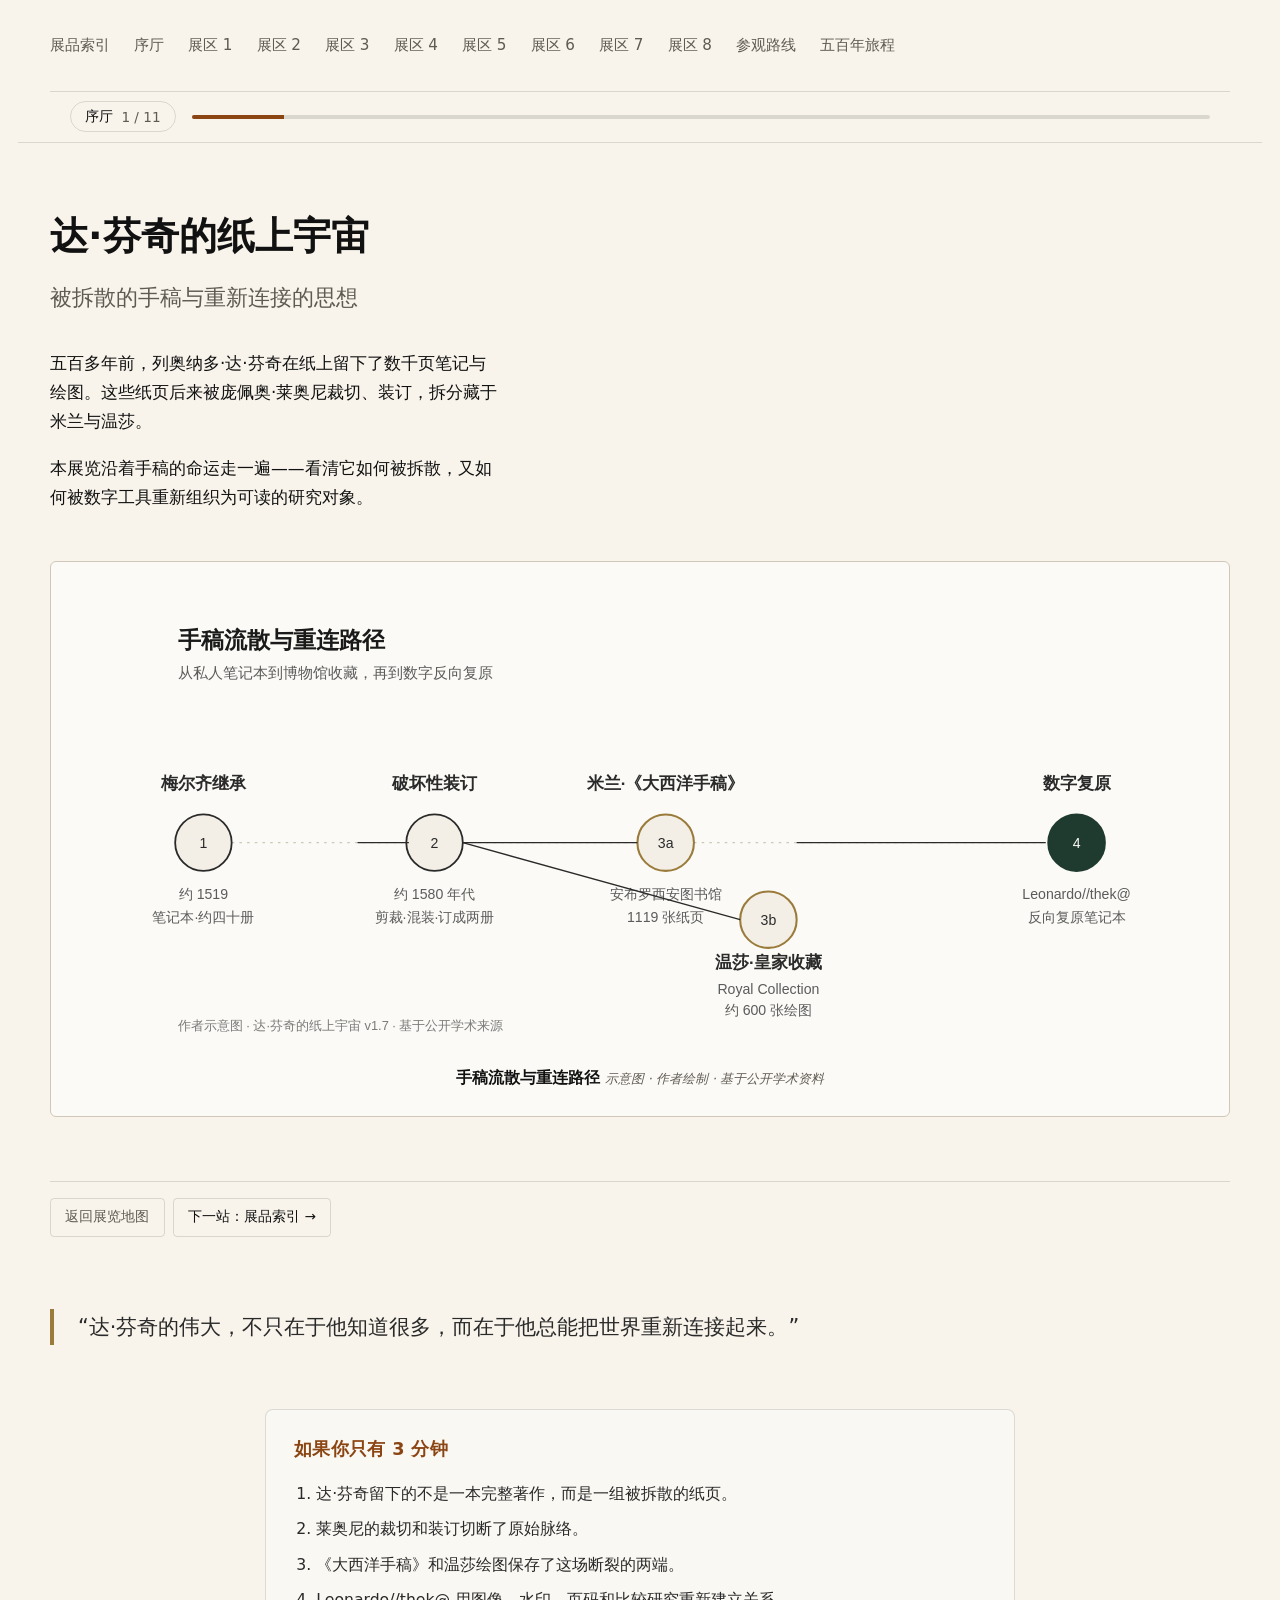
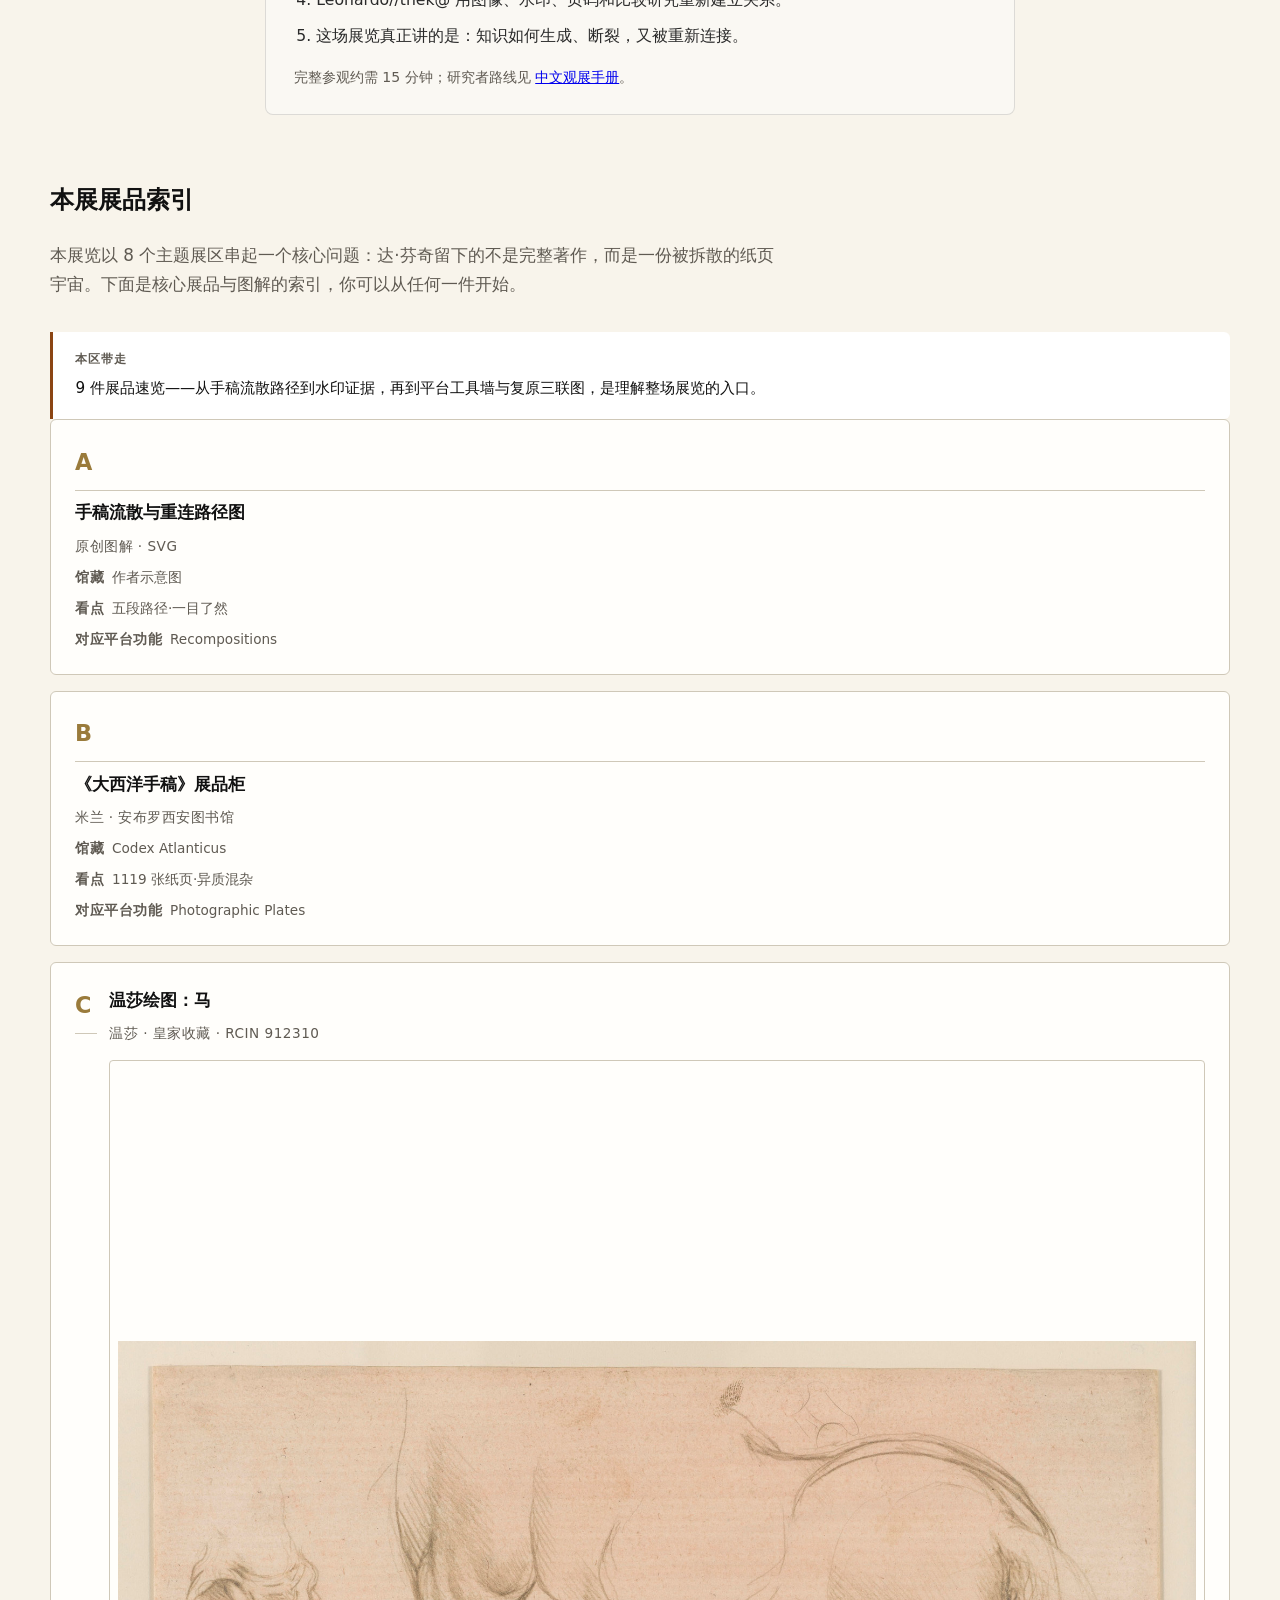
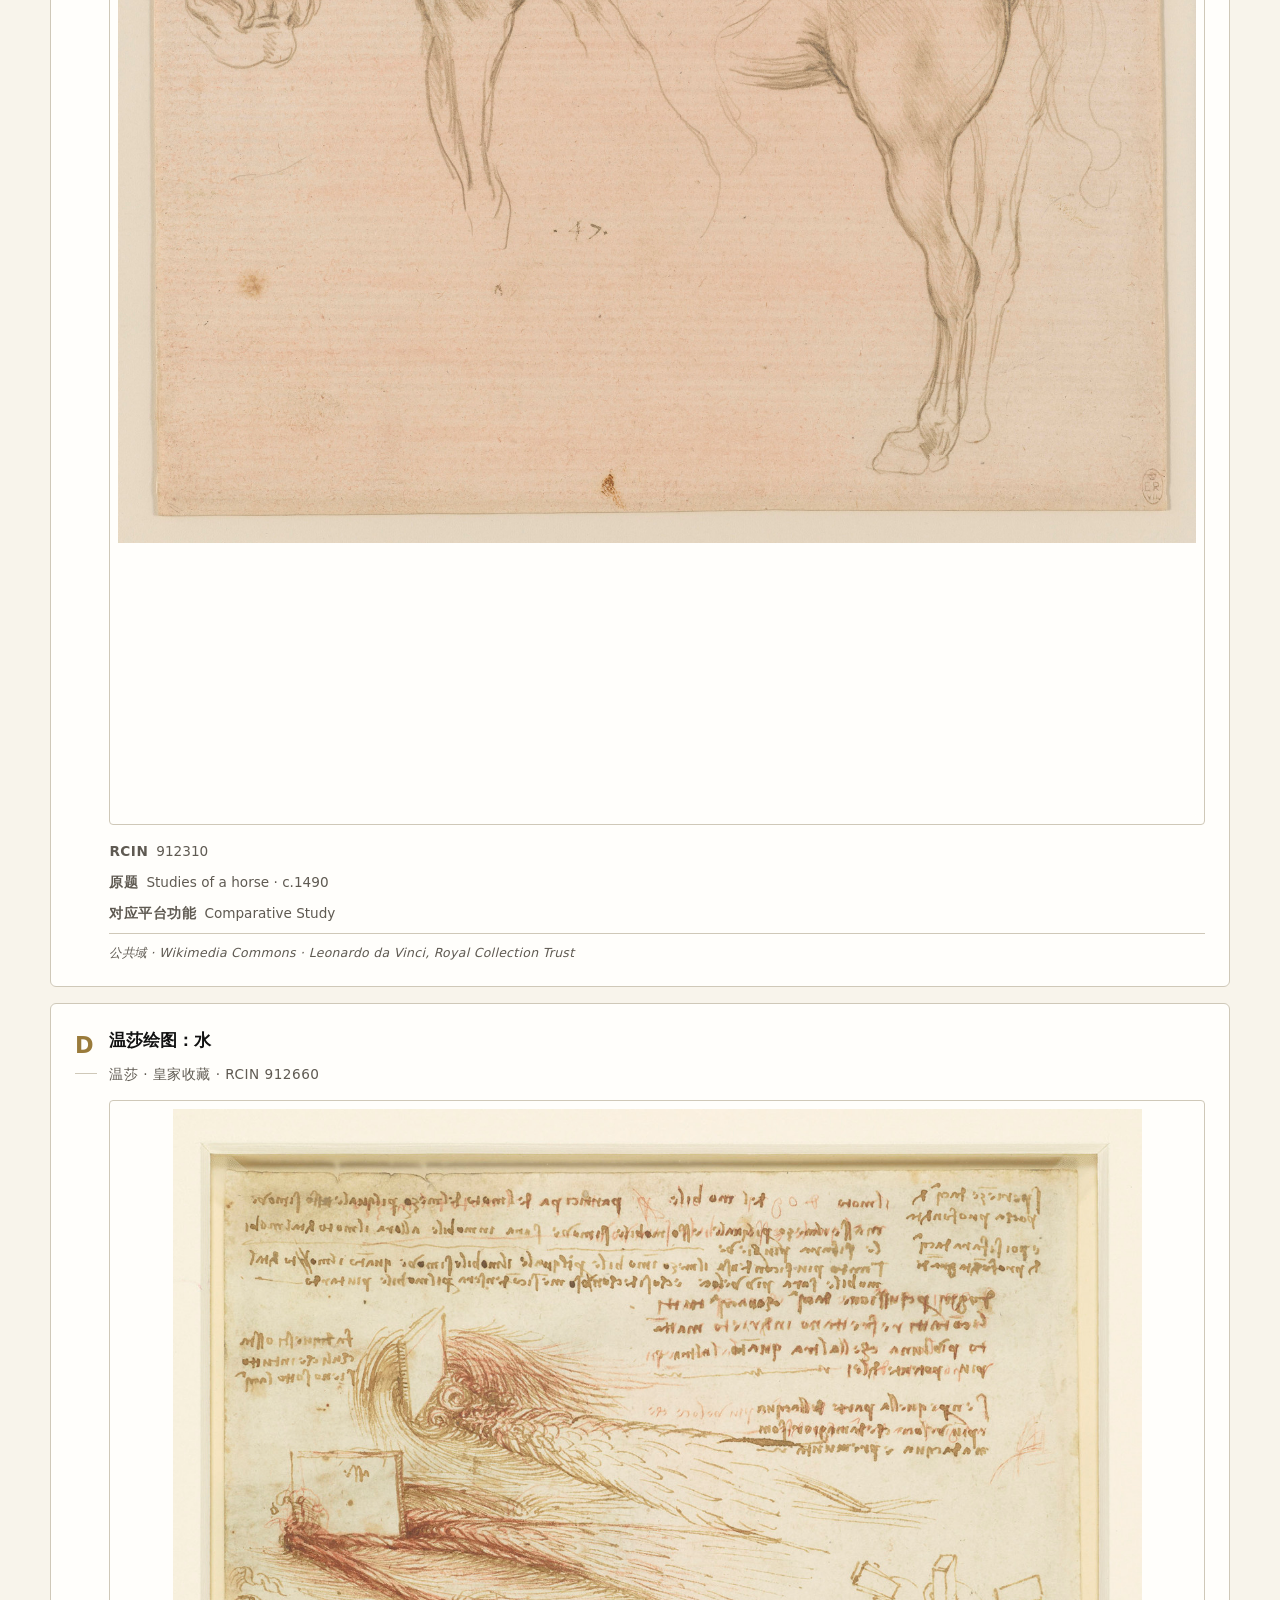
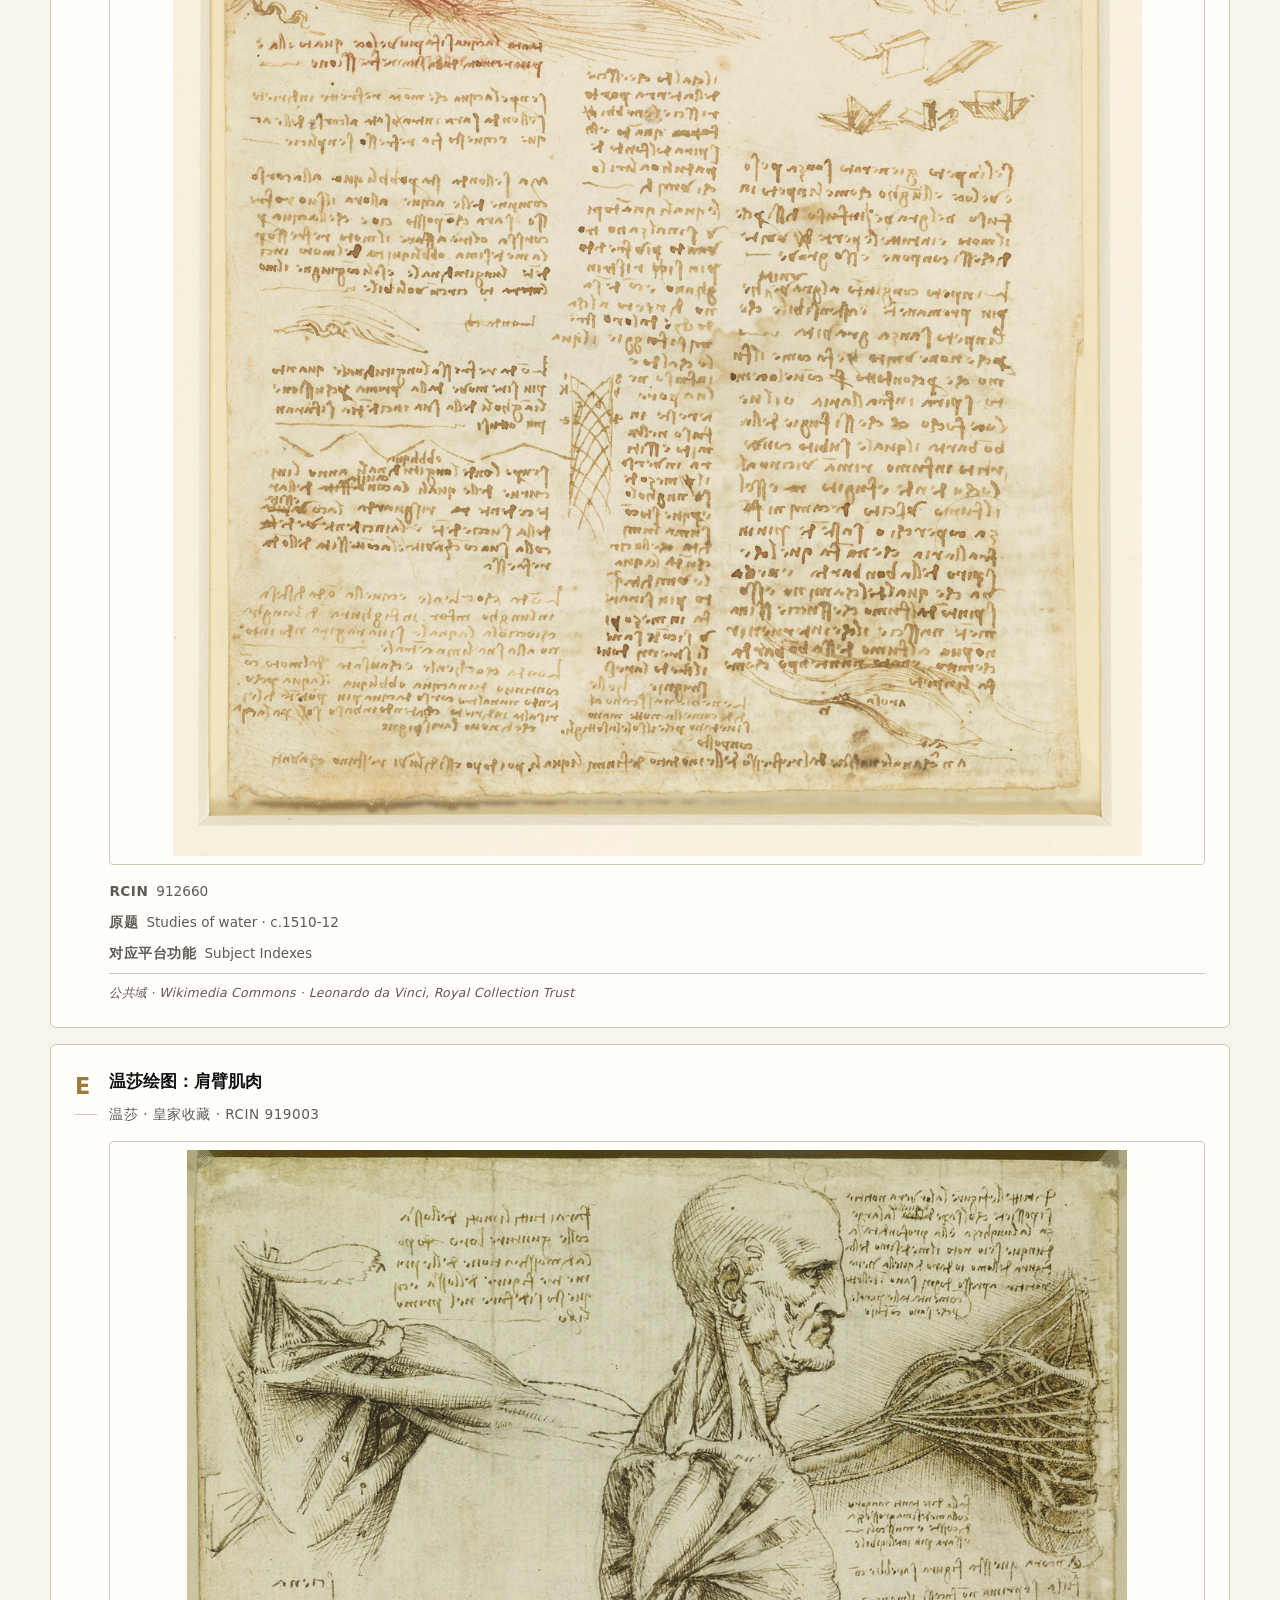
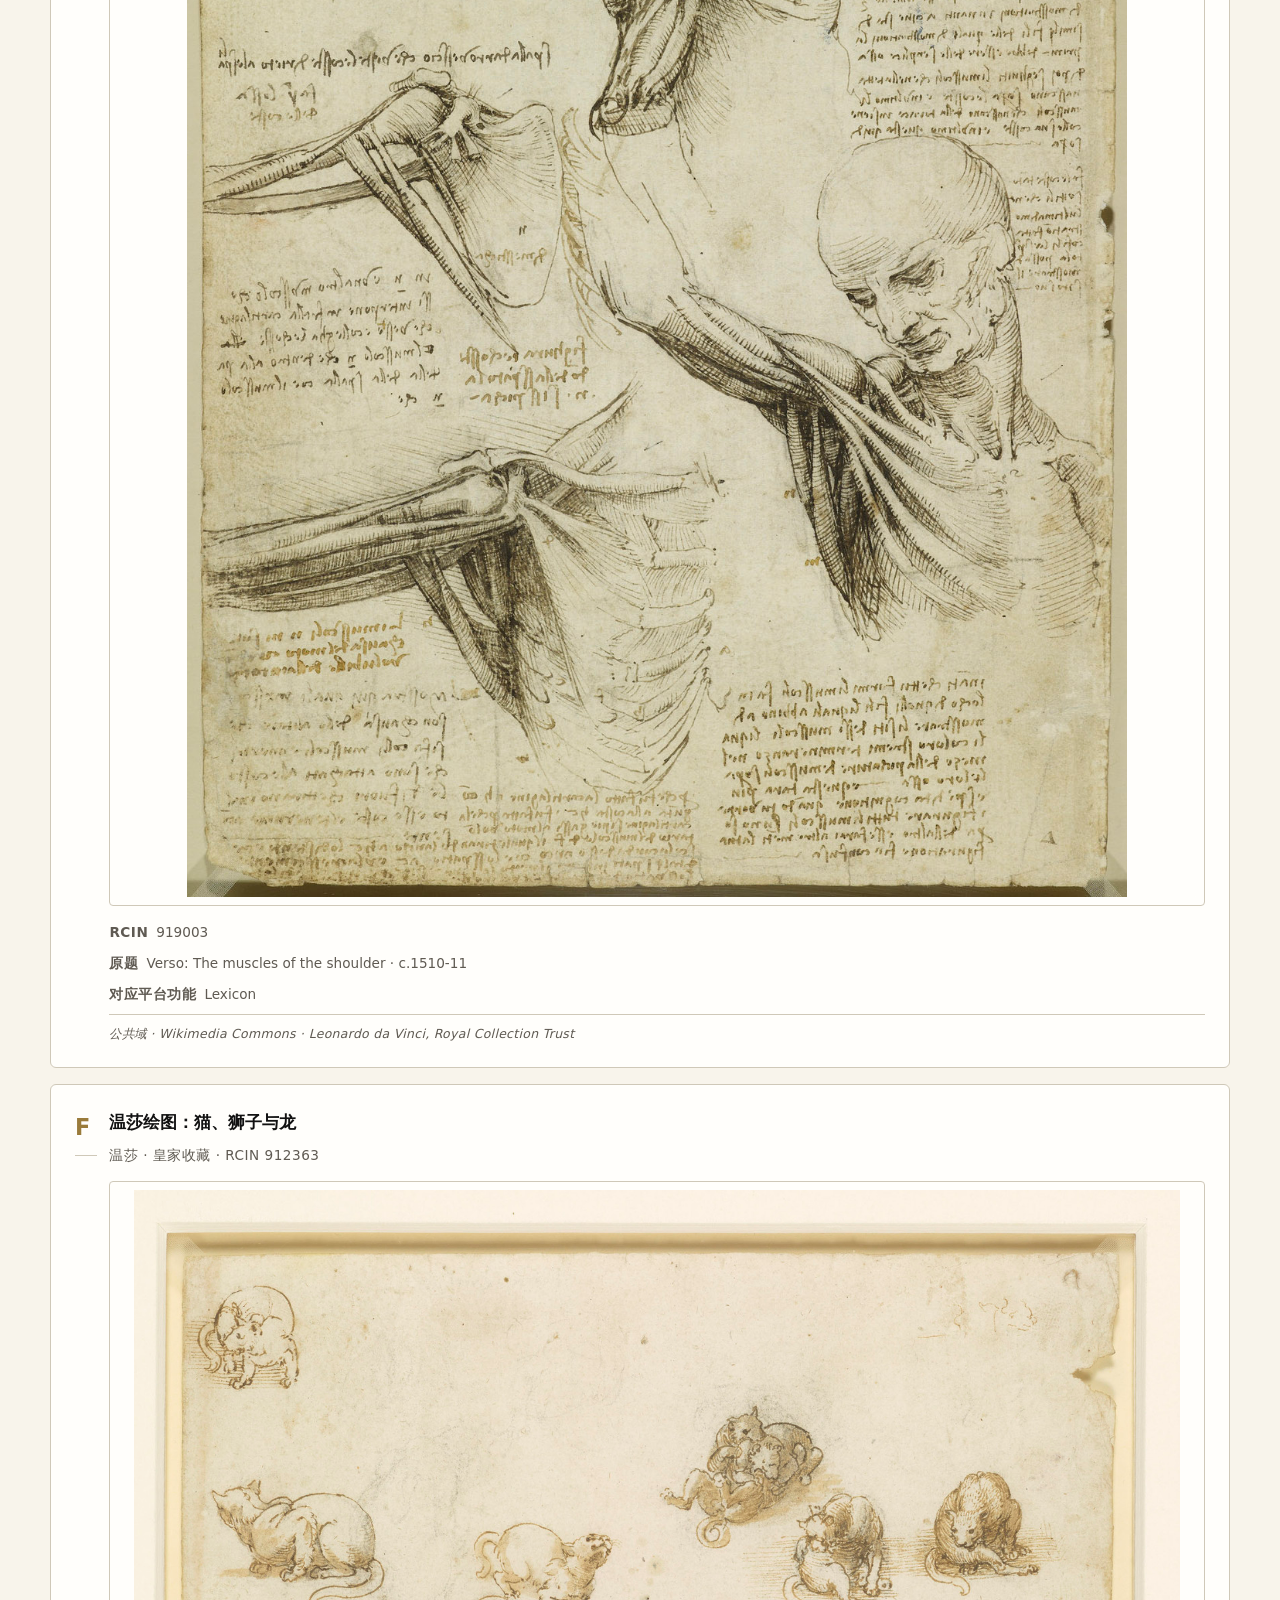
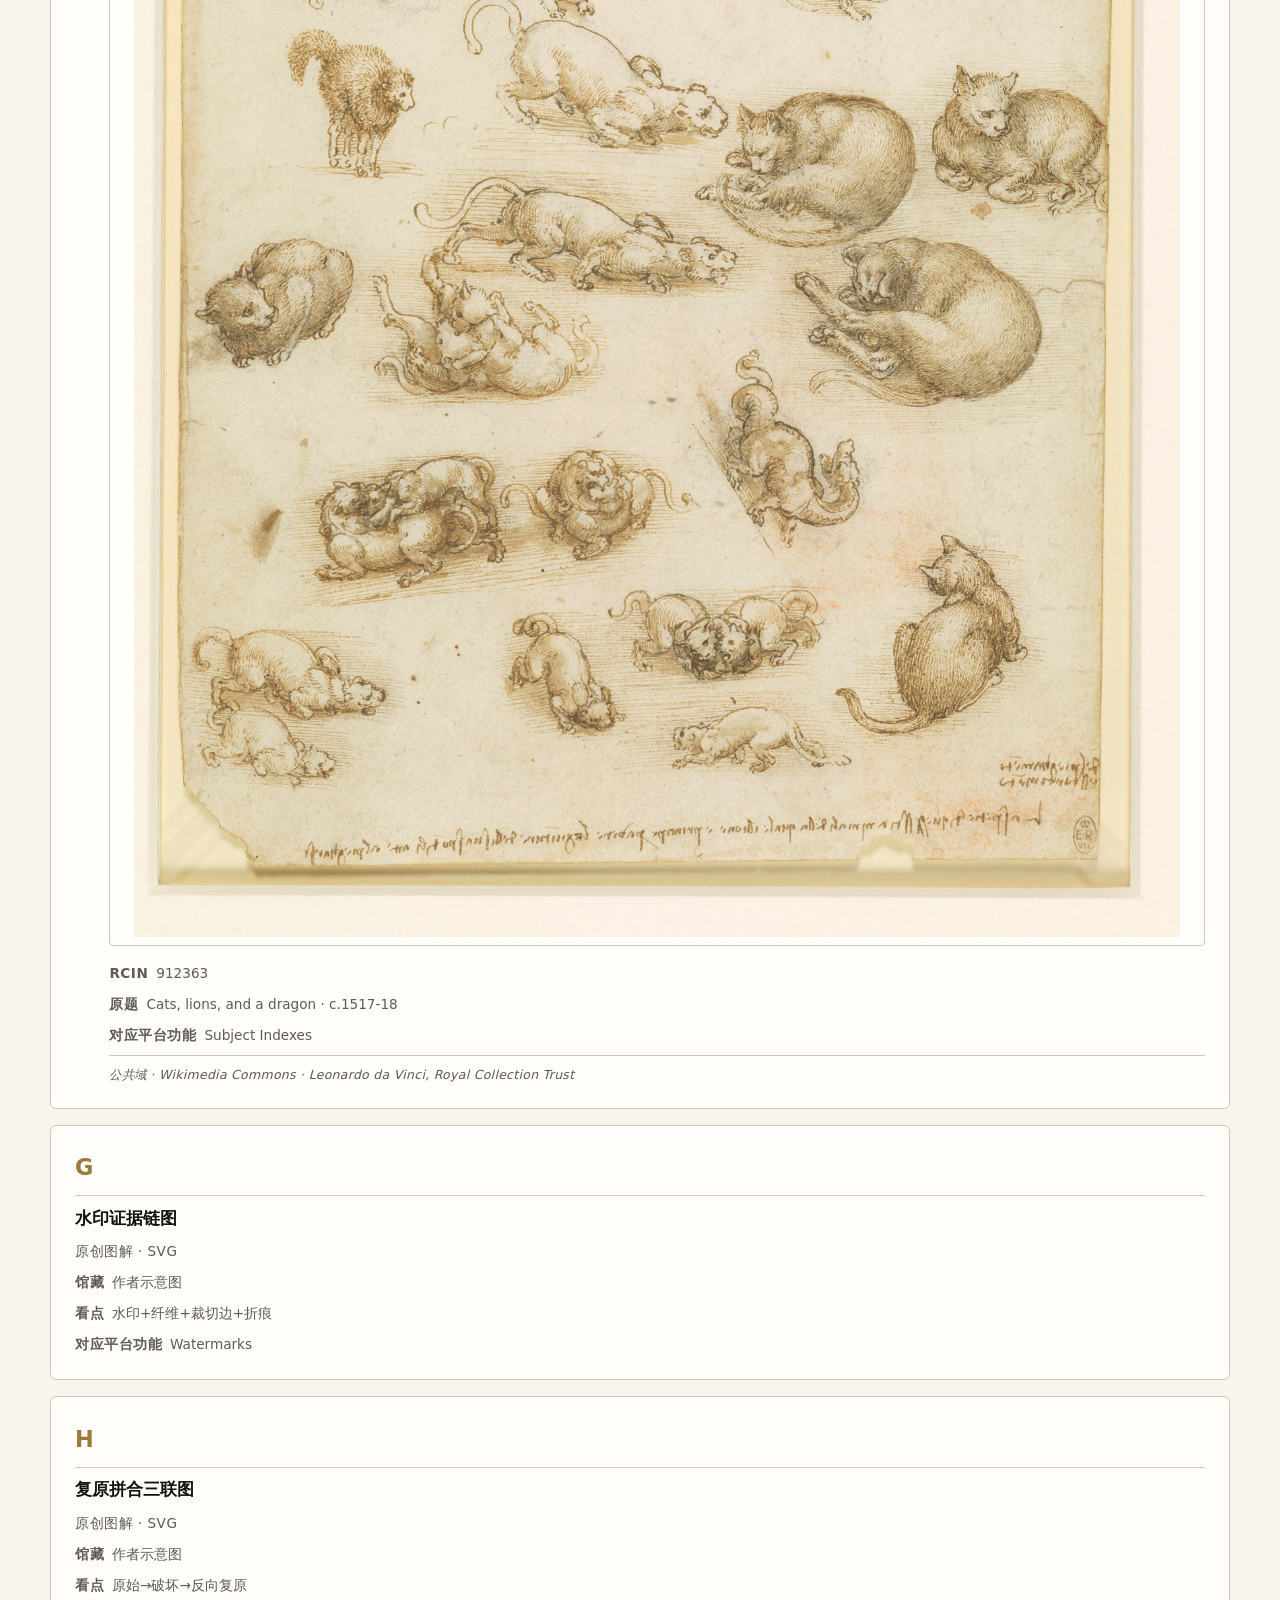
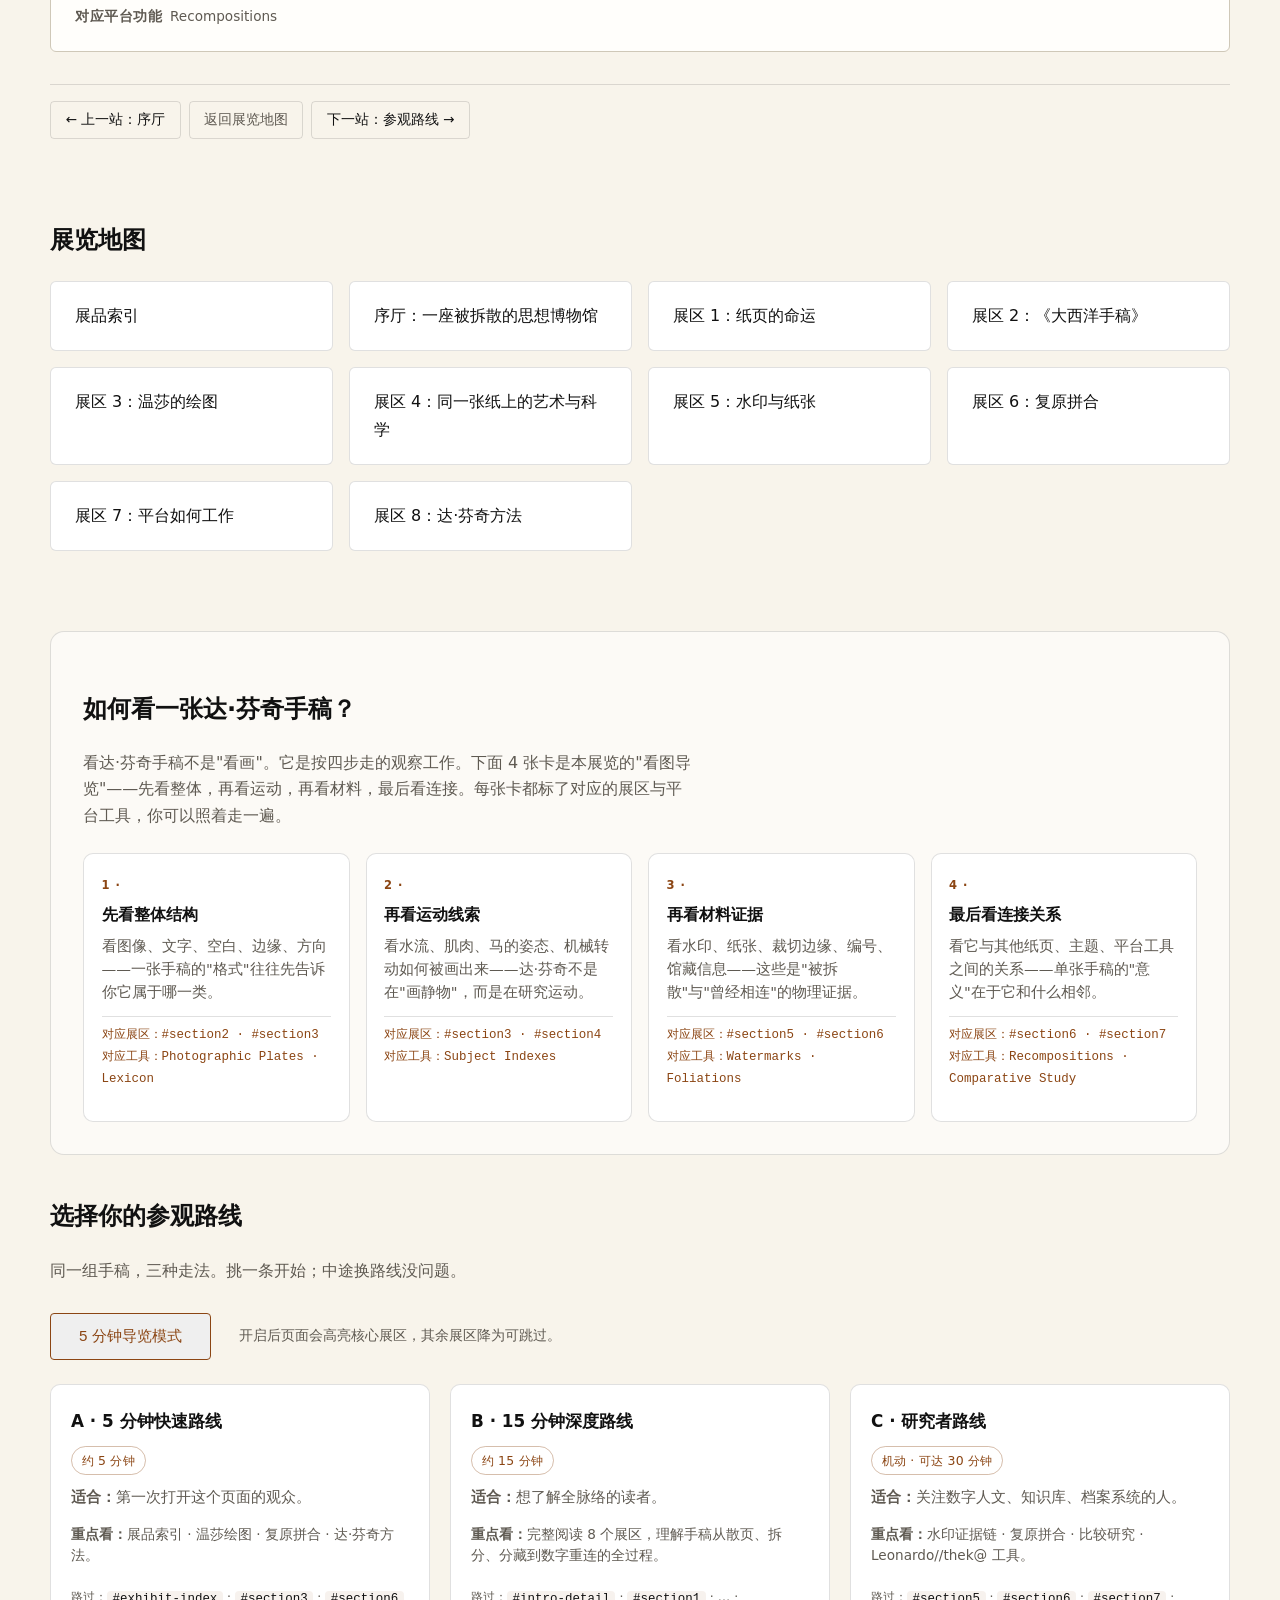
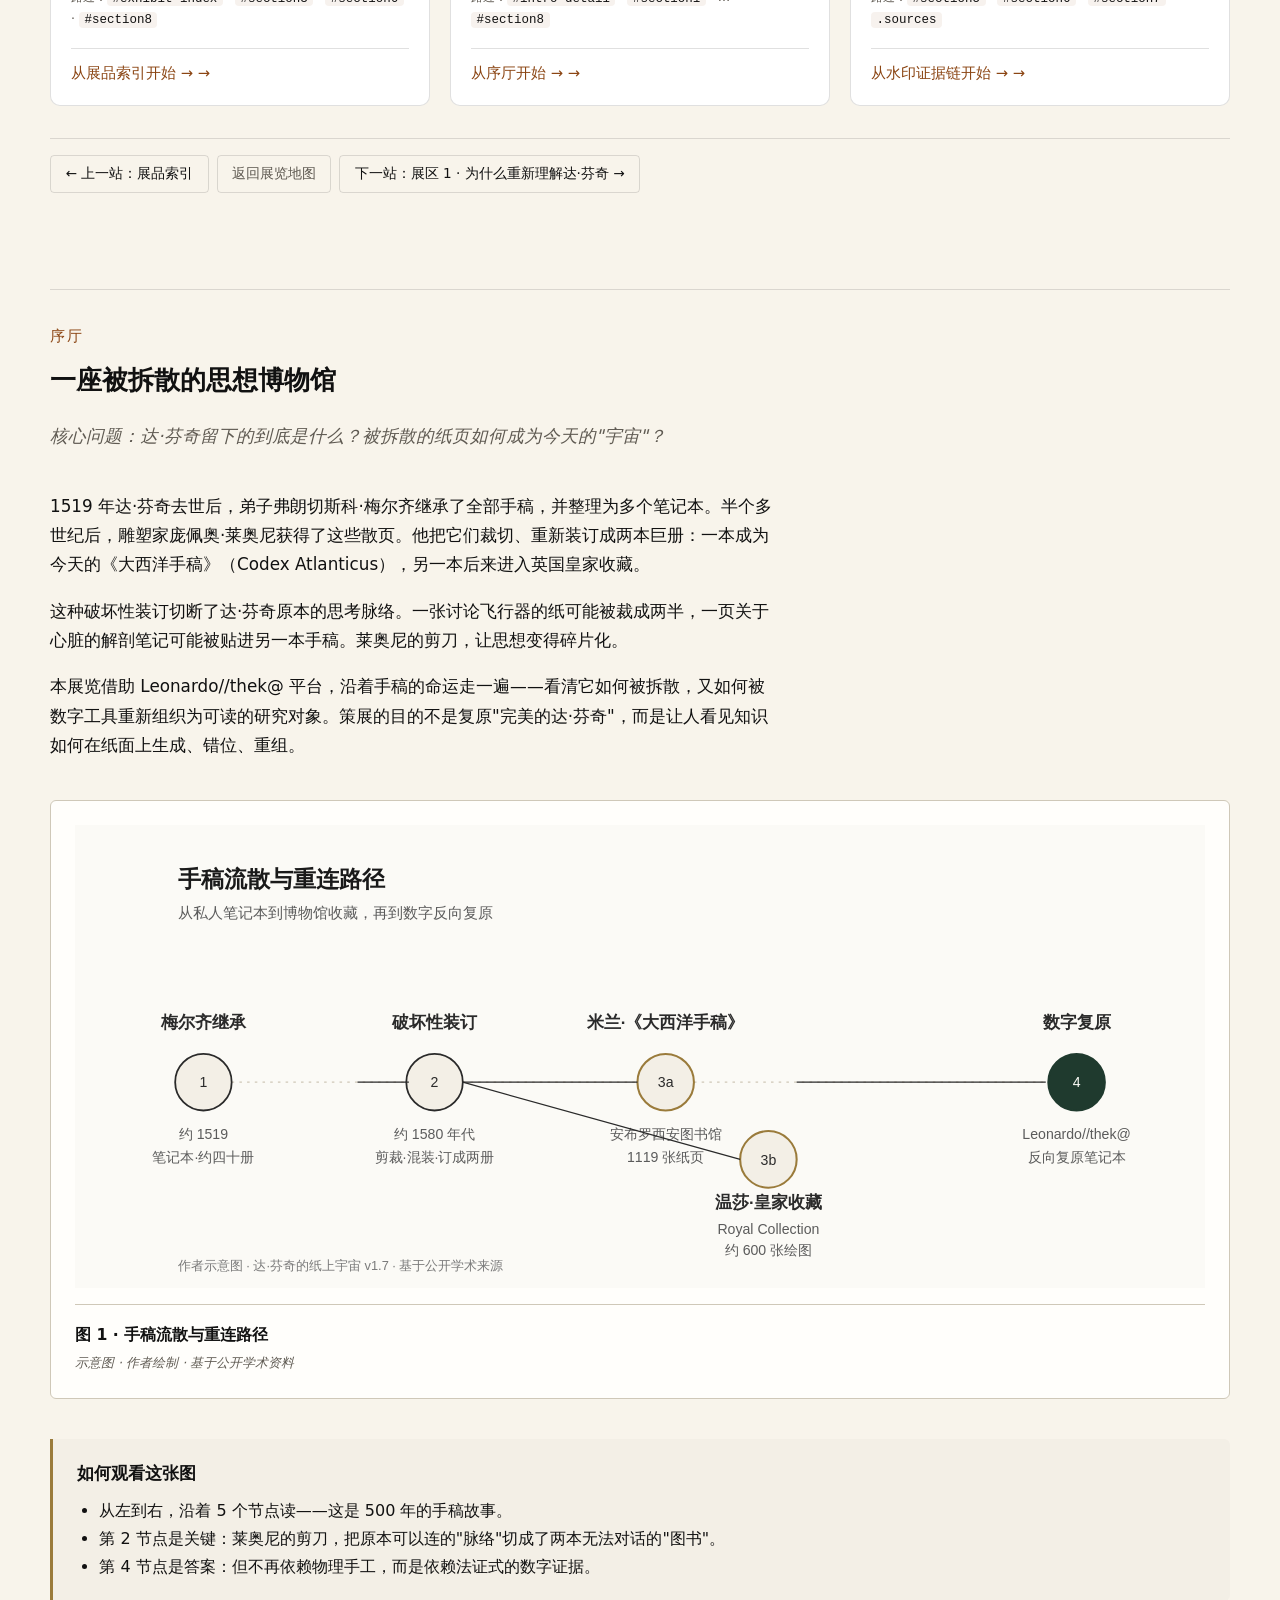
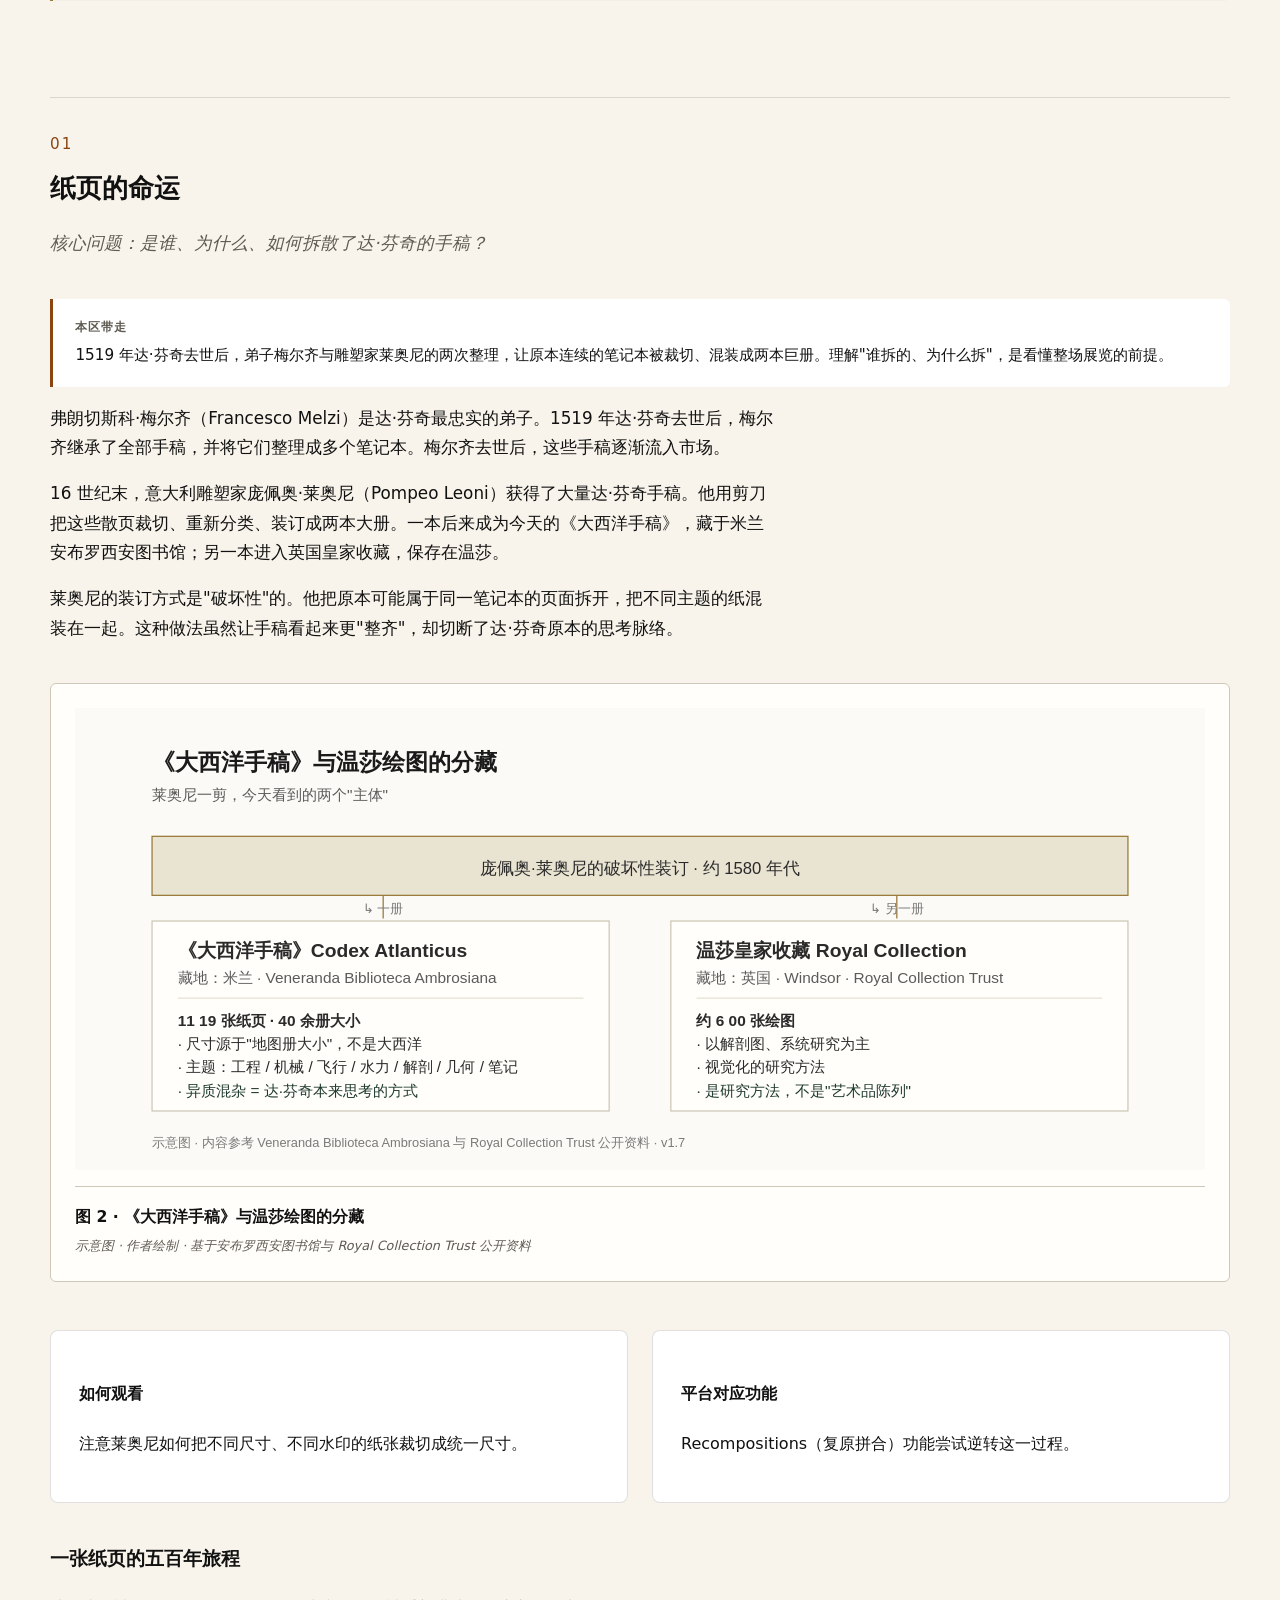
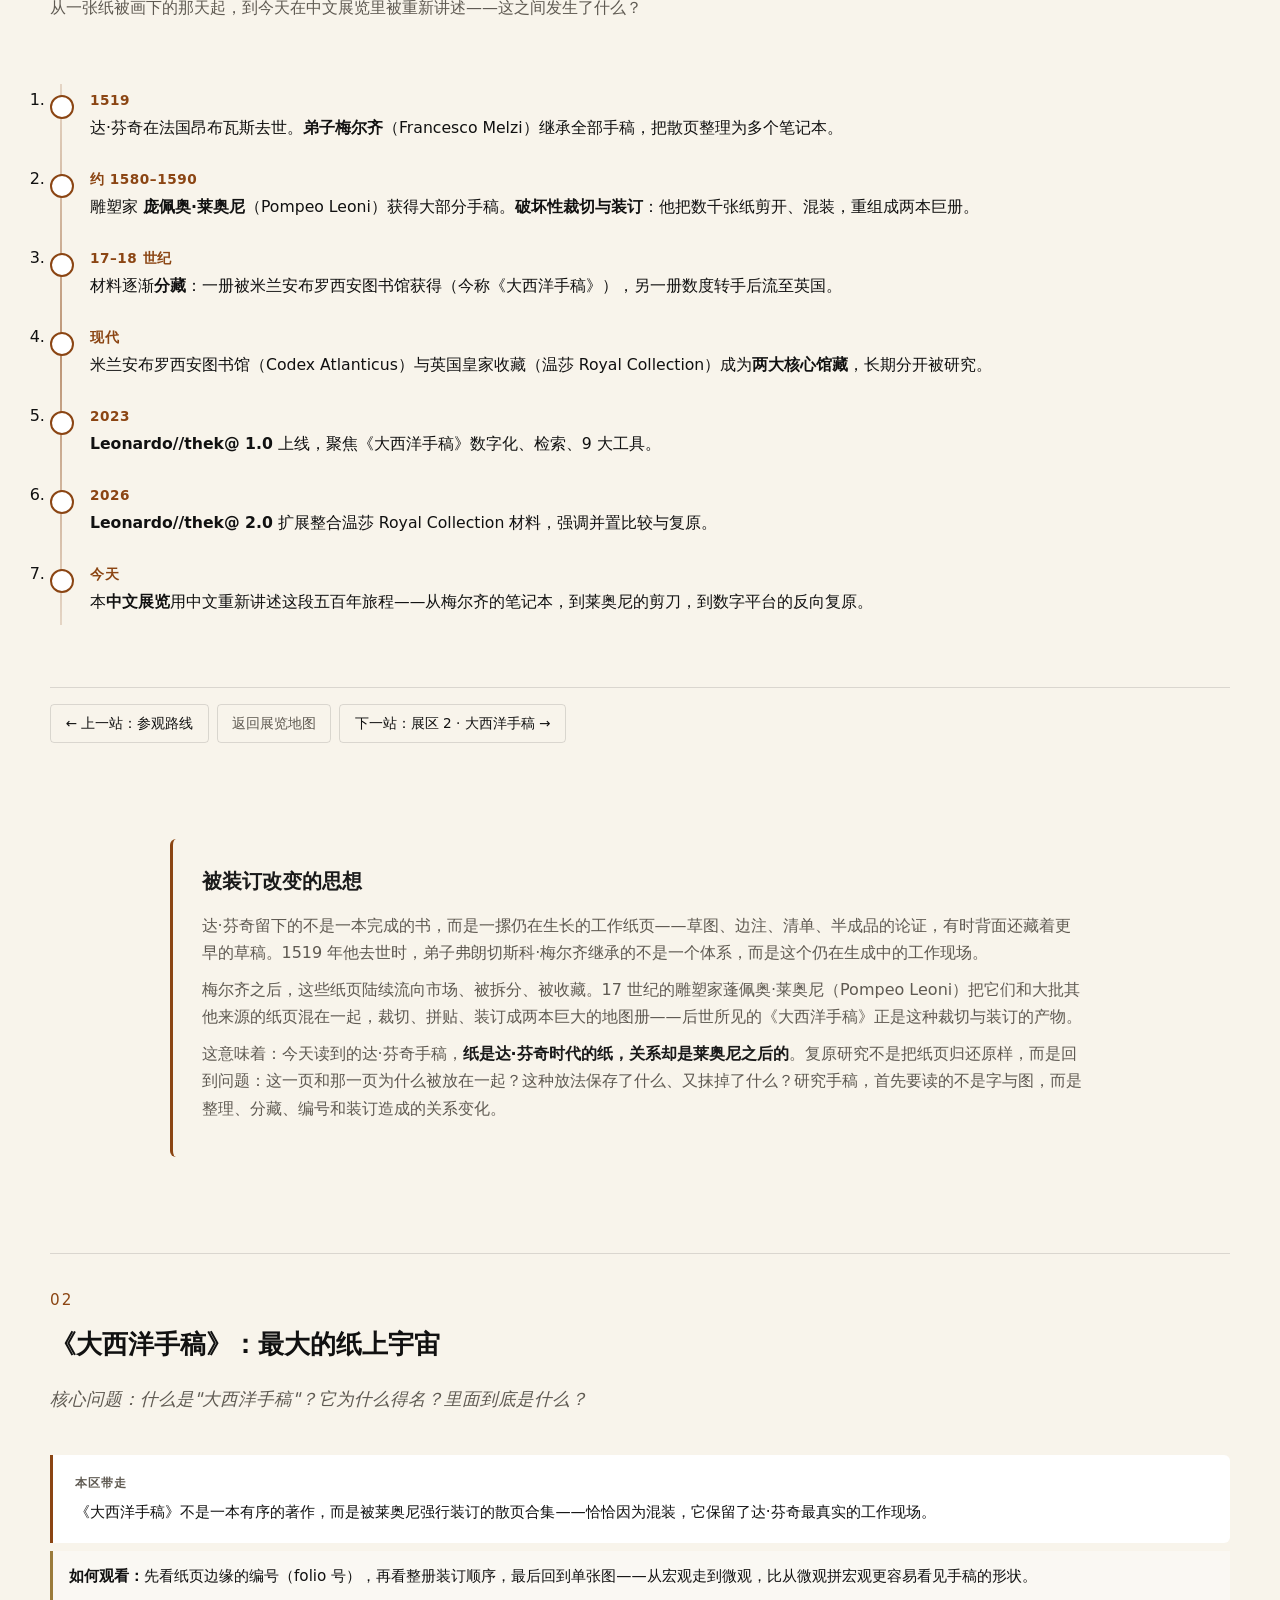
<file: site/index.html>
<!DOCTYPE html>
<html lang="zh-CN">
<head>
  <meta charset="UTF-8">
  <meta name="viewport" content="width=device-width, initial-scale=1.0">
  <title>达·芬奇的纸上宇宙：被拆散的手稿与重新连接的思想</title>
  <meta name="description" content="基于 Leonardo//thek@ 平台的中文数字展览，聚焦达·芬奇手稿的拆散与复原、纸张证据与研究工具。">
  <meta name="version" content="v1.5b-live-hotfix">
  <meta name="version" content="v1.7-exhibit-image-upgrade">
  <meta name="version" content="v1.8-real-image-integration">
  <meta name="version" content="v2.2-exhibition-experience-upgrade">
  <meta name="version" content="v2.3-platform-screenshot-upgrade">
  <meta name="version" content="v2.4-artifact-annotation-upgrade">
  <meta name="version" content="v2.5-real-guided-accessibility">
  <meta name="version" content="v2.6-content-copy-polish">
  <meta name="version" content="v2.6-content-stable">
  <meta name="version" content="v2.7-zh-exhibition-polish">
  <meta name="version" content="v2.8-real-deep-content">
  <meta name="version" content="v2.9-real-source-rights-audit">
  <link rel="icon" type="image/svg+xml" href="assets/favicon.svg">
  <meta property="og:image" content="assets/og-cover.svg">
  <meta name="twitter:card" content="summary_large_image">
  <link rel="stylesheet" href="style.css">
</head>
<body>

<!-- leonardo-chinese-exhibition v1.5b-live-hotfix -->
<!-- leonardo-chinese-exhibition v1.7 exhibit image upgrade -->
<!-- leonardo-chinese-exhibition v1.8 real image integration -->
<!-- leonardo-chinese-exhibition v2.2 exhibition experience upgrade -->
<!-- leonardo-chinese-exhibition v2.3 platform screenshot upgrade -->
<!-- leonardo-chinese-exhibition v2.4 artifact annotation upgrade -->
<!-- leonardo-chinese-exhibition v2.5 real guided accessibility -->
<!-- leonardo-chinese-exhibition v2.6 content copy polish -->
<!-- leonardo-chinese-exhibition v2.6 content stable release -->
<!-- leonardo-chinese-exhibition v2.7 zh exhibition polish -->
<!-- leonardo-chinese-exhibition v2.8 real deep content -->
<!-- leonardo-chinese-exhibition v2.9 real source rights audit -->

<header>
  <nav>
    <a href="#exhibit-index">展品索引</a>
    <a href="#intro">序厅</a>
    <a href="#section1">展区 1</a>
    <a href="#section2">展区 2</a>
    <a href="#section3">展区 3</a>
    <a href="#section4">展区 4</a>
    <a href="#section5">展区 5</a>
    <a href="#section6">展区 6</a>
    <a href="#section7">展区 7</a>
    <a href="#section8">展区 8</a>
    <a href="#visit-routes">参观路线</a>
    <a href="#timeline">五百年旅程</a>
  </nav>
</header>

<!-- v2.5-real — 导览进度条（运行时由 script.js 填充） -->
<aside class="tour-progress" data-tour-progress aria-label="展区导览进度">
  <div class="tour-progress-inner">
    <button class="tour-current" data-tour-current aria-haspopup="true" aria-expanded="false" type="button">
      <span class="tour-current-label">序厅</span>
      <span class="tour-current-meta" data-tour-current-meta>1 / 10</span>
    </button>
    <div class="tour-progress-bar" data-tour-progress-bar aria-hidden="true">
      <span class="tour-progress-fill" data-tour-progress-fill style="width: 10%"></span>
    </div>
    <ul class="tour-jump-list" data-tour-jump-list aria-label="跳转到展区"></ul>
  </div>
</aside>

<section class="hero" id="intro" data-section-label="序厅">
  <div class="hero-content">
    <h1>达·芬奇的纸上宇宙</h1>
    <p class="subtitle">被拆散的手稿与重新连接的思想</p>
    <div class="hero-text">
      <p>五百多年前，列奥纳多·达·芬奇在纸上留下了数千页笔记与绘图。这些纸页后来被庞佩奥·莱奥尼裁切、装订，拆分藏于米兰与温莎。</p>
      <p>本展览沿着手稿的命运走一遍——看清它如何被拆散，又如何被数字工具重新组织为可读的研究对象。</p>
    </div>
  </div>
  <figure class="exhibit-hero">
    <img src="assets/diagrams/manuscript-journey.svg" alt="达·芬奇手稿流散与重连路径图：从梅尔齐继承到莱奥尼破坏性装订、再到米兰与温莎分藏，最后通过 Leonardo//thek@ 平台反向复原。">
    <figcaption>
      <span class="figure-title">手稿流散与重连路径</span>
      <span class="source-note">示意图 · 作者绘制 · 基于公开学术资料</span>
    </figcaption>
  </figure>
</section>

<blockquote class="hero-quote">
  “达·芬奇的伟大，不只在于他知道很多，而在于他总能把世界重新连接起来。”
</blockquote>

<!-- v2.7 — 中文 3 分钟导览摘要 -->
<aside class="quick-guide-zh" aria-label="如果你只有 3 分钟">
  <h2>如果你只有 3 分钟</h2>
  <ol>
    <li>达·芬奇留下的不是一本完整著作，而是一组被拆散的纸页。</li>
    <li>莱奥尼的裁切和装订切断了原始脉络。</li>
    <li>《大西洋手稿》和温莎绘图保存了这场断裂的两端。</li>
    <li>Leonardo//thek@ 用图像、水印、页码和比较研究重新建立关系。</li>
    <li>这场展览真正讲的是：知识如何生成、断裂，又被重新连接。</li>
  </ol>
  <p class="quick-guide-cta">完整参观约需 15 分钟；研究者路线见 <a href="https://github.com/conanxin/leonardo-chinese-exhibition/blob/main/docs/VISITOR_GUIDE_ZH.md" target="_blank" rel="noopener">中文观展手册</a>。</p>
</aside>

<!-- v2.5-real — 展览地图锚点（同时保留 #exhibit-index 向后兼容） -->
<a id="exhibition-map"></a>

<!-- 展品索引 -->
<section class="exhibit-index" id="exhibit-index" data-section-label="展品索引">
  <h2>本展展品索引</h2>
  <p class="section-lead">本展览以 8 个主题展区串起一个核心问题：达·芬奇留下的不是完整著作，而是一份被拆散的纸页宇宙。下面是核心展品与图解的索引，你可以从任何一件开始。</p>

  <aside class="section-takeaway" aria-label="本区带走什么">
    <span class="section-takeaway-label">本区带走</span>
    9 件展品速览——从手稿流散路径到水印证据，再到平台工具墙与复原三联图，是理解整场展览的入口。
  </aside>

  <div class="exhibit-grid">
    <a class="artifact-card" href="#intro">
      <span class="exhibit-no">A</span>
      <span class="exhibit-title">手稿流散与重连路径图</span>
      <span class="exhibit-kind">原创图解 · SVG</span>
      <span class="exhibit-meta"><span class="label">馆藏</span><span class="value">作者示意图</span></span>
      <span class="exhibit-meta"><span class="label">看点</span><span class="value">五段路径·一目了然</span></span>
      <span class="exhibit-meta"><span class="label">对应平台功能</span><span class="value">Recompositions</span></span>
    </a>
    <a class="artifact-card" href="#section2">
      <span class="exhibit-no">B</span>
      <span class="exhibit-title">《大西洋手稿》展品柜</span>
      <span class="exhibit-kind">米兰 · 安布罗西安图书馆</span>
      <span class="exhibit-meta"><span class="label">馆藏</span><span class="value">Codex Atlanticus</span></span>
      <span class="exhibit-meta"><span class="label">看点</span><span class="value">1119 张纸页·异质混杂</span></span>
      <span class="exhibit-meta"><span class="label">对应平台功能</span><span class="value">Photographic Plates</span></span>
    </a>
    <a class="artifact-card image-card" href="#section3">
      <span class="exhibit-no">C</span>
      <span class="exhibit-title">温莎绘图：马</span>
      <span class="exhibit-kind">温莎 · 皇家收藏 · RCIN 912310</span>
      <figure class="artifact-image">
        <img src="assets/images/royal-collection/royal-horse-studies-rcin-912310.jpg" loading="lazy" decoding="async" alt="温莎皇家收藏 · RCIN 912310：Studies of a horse，c.1490，钢笔与墨水，反复绘同一匹马的动态。"
             data-lightbox data-section="exhibit-index"
             data-title="Studies of a horse · 展品索引速览"
             data-subtitle="温莎 · 皇家收藏 · RCIN 912310 · 速览缩略"
             data-credit="公共域 · Wikimedia Commons · Leonardo da Vinci, Royal Collection Trust"
             data-viewing="展品索引卡——目的是让你一眼看到本展的核心展品全貌。点进展区 3 可以看到完整图注。">
      </figure>
      <span class="exhibit-meta"><span class="label">RCIN</span><span class="value">912310</span></span>
      <span class="exhibit-meta"><span class="label">原题</span><span class="value">Studies of a horse · c.1490</span></span>
      <span class="exhibit-meta"><span class="label">对应平台功能</span><span class="value">Comparative Study</span></span>
      <span class="credit-line">公共域 · Wikimedia Commons · Leonardo da Vinci, Royal Collection Trust</span>
    </a>
    <a class="artifact-card image-card" href="#section3">
      <span class="exhibit-no">D</span>
      <span class="exhibit-title">温莎绘图：水</span>
      <span class="exhibit-kind">温莎 · 皇家收藏 · RCIN 912660</span>
      <figure class="artifact-image">
        <img src="assets/images/royal-collection/royal-water-studies-rcin-912660.jpg" loading="lazy" decoding="async" alt="温莎皇家收藏 · RCIN 912660：Studies of water，c.1510-12，连续的涡旋、笔触、投射。"
             data-lightbox data-section="exhibit-index"
             data-title="Studies of water · 展品索引速览"
             data-subtitle="温莎 · 皇家收藏 · RCIN 912660 · 速览缩略"
             data-credit="公共域 · Wikimedia Commons · Leonardo da Vinci, Royal Collection Trust"
             data-viewing="展品索引卡——点进展区 3 可以看到水的涡旋动力学如何被多次绘图逼近。">
      </figure>
      <span class="exhibit-meta"><span class="label">RCIN</span><span class="value">912660</span></span>
      <span class="exhibit-meta"><span class="label">原题</span><span class="value">Studies of water · c.1510-12</span></span>
      <span class="exhibit-meta"><span class="label">对应平台功能</span><span class="value">Subject Indexes</span></span>
      <span class="credit-line">公共域 · Wikimedia Commons · Leonardo da Vinci, Royal Collection Trust</span>
    </a>
    <a class="artifact-card image-card" href="#section3">
      <span class="exhibit-no">E</span>
      <span class="exhibit-title">温莎绘图：肩臂肌肉</span>
      <span class="exhibit-kind">温莎 · 皇家收藏 · RCIN 919003</span>
      <figure class="artifact-image">
        <img src="assets/images/royal-collection/royal-shoulder-arm-rcin-919003.jpg" loading="lazy" decoding="async" alt="温莎皇家收藏 · RCIN 919003：Verso: The muscles of the shoulder，c.1510-11。"
             data-lightbox data-section="exhibit-index"
             data-title="The muscles of the shoulder · 展品索引速览"
             data-subtitle="温莎 · 皇家收藏 · RCIN 919003 · 速览缩略"
             data-credit="公共域 · Wikimedia Commons · Leonardo da Vinci, Royal Collection Trust"
             data-viewing="展品索引卡——点进展区 3 可以看到"运动解剖学"如何被达·芬奇画成机器图。">
      </figure>
      <span class="exhibit-meta"><span class="label">RCIN</span><span class="value">919003</span></span>
      <span class="exhibit-meta"><span class="label">原题</span><span class="value">Verso: The muscles of the shoulder · c.1510-11</span></span>
      <span class="exhibit-meta"><span class="label">对应平台功能</span><span class="value">Lexicon</span></span>
      <span class="credit-line">公共域 · Wikimedia Commons · Leonardo da Vinci, Royal Collection Trust</span>
    </a>
    <a class="artifact-card image-card" href="#section3">
      <span class="exhibit-no">F</span>
      <span class="exhibit-title">温莎绘图：猫、狮子与龙</span>
      <span class="exhibit-kind">温莎 · 皇家收藏 · RCIN 912363</span>
      <figure class="artifact-image">
        <img src="assets/images/royal-collection/royal-cats-lions-dragon-rcin-912363.jpg" loading="lazy" decoding="async" alt="温莎皇家收藏 · RCIN 912363：Cats, lions, and a dragon，c.1517-18。"
             data-lightbox data-section="exhibit-index"
             data-title="Cats, lions, and a dragon · 展品索引速览"
             data-subtitle="温莎 · 皇家收藏 · RCIN 912363 · 速览缩略"
             data-credit="公共域 · Wikimedia Commons · Leonardo da Vinci, Royal Collection Trust"
             data-viewing="展品索引卡——点进展区 3 可以看到三种猛兽的姿态如何被"对照研究"。">
      </figure>
      <span class="exhibit-meta"><span class="label">RCIN</span><span class="value">912363</span></span>
      <span class="exhibit-meta"><span class="label">原题</span><span class="value">Cats, lions, and a dragon · c.1517-18</span></span>
      <span class="exhibit-meta"><span class="label">对应平台功能</span><span class="value">Subject Indexes</span></span>
      <span class="credit-line">公共域 · Wikimedia Commons · Leonardo da Vinci, Royal Collection Trust</span>
    </a>
    <a class="artifact-card" href="#section5">
      <span class="exhibit-no">G</span>
      <span class="exhibit-title">水印证据链图</span>
      <span class="exhibit-kind">原创图解 · SVG</span>
      <span class="exhibit-meta"><span class="label">馆藏</span><span class="value">作者示意图</span></span>
      <span class="exhibit-meta"><span class="label">看点</span><span class="value">水印+纤维+裁切边+折痕</span></span>
      <span class="exhibit-meta"><span class="label">对应平台功能</span><span class="value">Watermarks</span></span>
    </a>
    <a class="artifact-card" href="#section6">
      <span class="exhibit-no">H</span>
      <span class="exhibit-title">复原拼合三联图</span>
      <span class="exhibit-kind">原创图解 · SVG</span>
      <span class="exhibit-meta"><span class="label">馆藏</span><span class="value">作者示意图</span></span>
      <span class="exhibit-meta"><span class="label">看点</span><span class="value">原始→破坏→反向复原</span></span>
      <span class="exhibit-meta"><span class="label">对应平台功能</span><span class="value">Recompositions</span></span>
    </a>
  </div>
</section>

<section class="exhibition-map">
  <h2>展览地图</h2>
  <div class="map-grid">
    <a href="#exhibit-index">展品索引</a>
    <a href="#intro">序厅：一座被拆散的思想博物馆</a>
    <a href="#section1">展区 1：纸页的命运</a>
    <a href="#section2">展区 2：《大西洋手稿》</a>
    <a href="#section3">展区 3：温莎的绘图</a>
    <a href="#section4">展区 4：同一张纸上的艺术与科学</a>
    <a href="#section5">展区 5：水印与纸张</a>
    <a href="#section6">展区 6：复原拼合</a>
    <a href="#section7">展区 7：平台如何工作</a>
    <a href="#section8">展区 8：达·芬奇方法</a>
  </div>
</section>

<!-- v2.4 — 如何看一张达·芬奇手稿 -->
<section class="viewing-primer" id="viewing-primer">
  <h2>如何看一张达·芬奇手稿？</h2>
  <p class="primer-lede">看达·芬奇手稿不是"看画"。它是按四步走的观察工作。下面 4 张卡是本展览的"看图导览"——先看整体，再看运动，再看材料，最后看连接。每张卡都标了对应的展区与平台工具，你可以照着走一遍。</p>
  <div class="primer-grid">
    <article class="primer-card">
      <h3 class="primer-name">先看整体结构</h3>
      <p class="primer-text">看图像、文字、空白、边缘、方向——一张手稿的"格式"往往先告诉你它属于哪一类。</p>
      <p class="primer-meta">对应展区：#section2 · #section3<br/>对应工具：Photographic Plates · Lexicon</p>
    </article>
    <article class="primer-card">
      <h3 class="primer-name">再看运动线索</h3>
      <p class="primer-text">看水流、肌肉、马的姿态、机械转动如何被画出来——达·芬奇不是在"画静物"，而是在研究运动。</p>
      <p class="primer-meta">对应展区：#section3 · #section4<br/>对应工具：Subject Indexes</p>
    </article>
    <article class="primer-card">
      <h3 class="primer-name">再看材料证据</h3>
      <p class="primer-text">看水印、纸张、裁切边缘、编号、馆藏信息——这些是"被拆散"与"曾经相连"的物理证据。</p>
      <p class="primer-meta">对应展区：#section5 · #section6<br/>对应工具：Watermarks · Foliations</p>
    </article>
    <article class="primer-card">
      <h3 class="primer-name">最后看连接关系</h3>
      <p class="primer-text">看它与其他纸页、主题、平台工具之间的关系——单张手稿的"意义"在于它和什么相邻。</p>
      <p class="primer-meta">对应展区：#section6 · #section7<br/>对应工具：Recompositions · Comparative Study</p>
    </article>
  </div>
</section>

<!-- v2.2 — 参观路线 -->
<section class="visit-routes" id="visit-routes" data-section-label="参观路线">
  <h2>选择你的参观路线</h2>
  <p class="route-lede">同一组手稿，三种走法。挑一条开始；中途换路线没问题。</p>

  <!-- v2.5-real — 5 分钟导览模式入口 -->
  <div class="guided-mode-launcher">
    <button type="button" class="btn btn-secondary" data-guided-toggle="true" aria-pressed="false">
      5 分钟导览模式
    </button>
    <p class="guided-mode-hint">开启后页面会高亮核心展区，其余展区降为可跳过。</p>
  </div>

  <div class="route-grid">
    <article class="route-card">
      <h3 class="route-name">A · 5 分钟快速路线</h3>
      <span class="route-time">约 5 分钟</span>
      <p class="route-for"><strong>适合：</strong>第一次打开这个页面的观众。</p>
      <p class="route-stops">
        <strong>重点看：</strong>展品索引 · 温莎绘图 · 复原拼合 · 达·芬奇方法。
      </p>
      <p class="route-stops" style="font-size:0.78rem;">
        路过：<code>#exhibit-index</code> · <code>#section3</code> · <code>#section6</code> · <code>#section8</code>
      </p>
      <a class="route-cta" href="#exhibit-index">从展品索引开始 →</a>
    </article>

    <article class="route-card">
      <h3 class="route-name">B · 15 分钟深度路线</h3>
      <span class="route-time">约 15 分钟</span>
      <p class="route-for"><strong>适合：</strong>想了解全脉络的读者。</p>
      <p class="route-stops">
        <strong>重点看：</strong>完整阅读 8 个展区，理解手稿从散页、拆分、分藏到数字重连的全过程。
      </p>
      <p class="route-stops" style="font-size:0.78rem;">
        路过：<code>#intro-detail</code> · <code>#section1</code> · … · <code>#section8</code>
      </p>
      <a class="route-cta" href="#intro-detail">从序厅开始 →</a>
    </article>

    <article class="route-card">
      <h3 class="route-name">C · 研究者路线</h3>
      <span class="route-time">机动 · 可达 30 分钟</span>
      <p class="route-for"><strong>适合：</strong>关注数字人文、知识库、档案系统的人。</p>
      <p class="route-stops">
        <strong>重点看：</strong>水印证据链 · 复原拼合 · 比较研究 · Leonardo//thek@ 工具。
      </p>
      <p class="route-stops" style="font-size:0.78rem;">
        路过：<code>#section5</code> · <code>#section6</code> · <code>#section7</code> · <code>.sources</code>
      </p>
      <a class="route-cta" href="#section5">从水印证据链开始 →</a>
    </article>
  </div>
</section>

<!-- 序厅 -->
<section id="intro-detail" class="exhibition-section exhibit-hero-section">
  <div class="section-header">
    <span class="section-number">序厅</span>
    <h2>一座被拆散的思想博物馆</h2>
    <p class="core-question">核心问题：达·芬奇留下的到底是什么？被拆散的纸页如何成为今天的"宇宙"？</p>
  </div>

  <div class="section-content">
    <p>1519 年达·芬奇去世后，弟子弗朗切斯科·梅尔齐继承了全部手稿，并整理为多个笔记本。半个多世纪后，雕塑家庞佩奥·莱奥尼获得了这些散页。他把它们裁切、重新装订成两本巨册：一本成为今天的《大西洋手稿》（Codex Atlanticus），另一本后来进入英国皇家收藏。</p>
    <p>这种破坏性装订切断了达·芬奇原本的思考脉络。一张讨论飞行器的纸可能被裁成两半，一页关于心脏的解剖笔记可能被贴进另一本手稿。莱奥尼的剪刀，让思想变得碎片化。</p>
    <p>本展览借助 Leonardo//thek@ 平台，沿着手稿的命运走一遍——看清它如何被拆散，又如何被数字工具重新组织为可读的研究对象。策展的目的不是复原"完美的达·芬奇"，而是让人看见知识如何在纸面上生成、错位、重组。</p>
  </div>

  <figure class="figure-large">
    <img src="assets/diagrams/manuscript-journey.svg" loading="lazy" decoding="async" alt="手稿流散与重连路径图：从梅尔齐继承，经莱奥尼破坏性装订，分藏于米兰《大西洋手稿》与温莎皇家收藏，再经 Leonardo//thek@ 反向复原。">
    <figcaption>
      <span class="figure-title">图 1 · 手稿流散与重连路径</span>
      <span class="source-note">示意图 · 作者绘制 · 基于公开学术资料</span>
    </figcaption>
  </figure>

  <div class="viewing-guide">
    <h3>如何观看这张图</h3>
    <ul>
      <li>从左到右，沿着 5 个节点读——这是 500 年的手稿故事。</li>
      <li>第 2 节点是关键：莱奥尼的剪刀，把原本可以连的"脉络"切成了两本无法对话的"图书"。</li>
      <li>第 4 节点是答案：但不再依赖物理手工，而是依赖法证式的数字证据。</li>
    </ul>
  </div>
</section>

<!-- 展区 1 -->
<section id="section1" class="exhibition-section" data-section-label="展区 1 · 为什么重新理解达·芬奇">
  <div class="section-header">
    <span class="section-number">01</span>
    <h2>纸页的命运</h2>
    <p class="core-question">核心问题：是谁、为什么、如何拆散了达·芬奇的手稿？</p>
  </div>

  <aside class="section-takeaway" aria-label="本区带走什么">
    <span class="section-takeaway-label">本区带走</span>
    1519 年达·芬奇去世后，弟子梅尔齐与雕塑家莱奥尼的两次整理，让原本连续的笔记本被裁切、混装成两本巨册。理解"谁拆的、为什么拆"，是看懂整场展览的前提。
  </aside>

  <div class="section-content">
    <p>弗朗切斯科·梅尔齐（Francesco Melzi）是达·芬奇最忠实的弟子。1519 年达·芬奇去世后，梅尔齐继承了全部手稿，并将它们整理成多个笔记本。梅尔齐去世后，这些手稿逐渐流入市场。</p>
    <p>16 世纪末，意大利雕塑家庞佩奥·莱奥尼（Pompeo Leoni）获得了大量达·芬奇手稿。他用剪刀把这些散页裁切、重新分类、装订成两本大册。一本后来成为今天的《大西洋手稿》，藏于米兰安布罗西安图书馆；另一本进入英国皇家收藏，保存在温莎。</p>
    <p>莱奥尼的装订方式是"破坏性"的。他把原本可能属于同一笔记本的页面拆开，把不同主题的纸混装在一起。这种做法虽然让手稿看起来更"整齐"，却切断了达·芬奇原本的思考脉络。</p>
  </div>

  <figure class="figure-large">
    <img src="assets/diagrams/collection-split.svg" loading="lazy" decoding="async" alt="《大西洋手稿》与温莎皇家收藏的分藏关系图：一组原本的手稿被莱奥尼剪裁后分装为两册。">
    <figcaption>
      <span class="figure-title">图 2 · 《大西洋手稿》与温莎绘图的分藏</span>
      <span class="source-note">示意图 · 作者绘制 · 基于安布罗西安图书馆与 Royal Collection Trust 公开资料</span>
    </figcaption>
  </figure>

  <div class="meta-cards">
    <div class="meta-card">
      <h4>如何观看</h4>
      <p>注意莱奥尼如何把不同尺寸、不同水印的纸张裁切成统一尺寸。</p>
    </div>
    <div class="meta-card">
      <h4>平台对应功能</h4>
      <p>Recompositions（复原拼合）功能尝试逆转这一过程。</p>
    </div>
  </div>

  <!-- v2.2 — 一张纸页的五百年旅程 (timeline) -->
  <h3 class="timeline-heading" id="timeline" style="margin-top:2.5rem;">一张纸页的五百年旅程</h3>
  <p style="margin-top:0.4rem;color:var(--text-secondary);">从一张纸被画下的那天起，到今天在中文展览里被重新讲述——这之间发生了什么？</p>
  <ol class="timeline">
    <li class="timeline-item">
      <span class="t-year">1519</span>
      <p class="t-text">达·芬奇在法国昂布瓦斯去世。<strong>弟子梅尔齐</strong>（Francesco Melzi）继承全部手稿，把散页整理为多个笔记本。</p>
    </li>
    <li class="timeline-item">
      <span class="t-year">约 1580–1590</span>
      <p class="t-text">雕塑家 <strong>庞佩奥·莱奥尼</strong>（Pompeo Leoni）获得大部分手稿。<strong>破坏性裁切与装订</strong>：他把数千张纸剪开、混装，重组成两本巨册。</p>
    </li>
    <li class="timeline-item">
      <span class="t-year">17–18 世纪</span>
      <p class="t-text">材料逐渐<strong>分藏</strong>：一册被米兰安布罗西安图书馆获得（今称《大西洋手稿》），另一册数度转手后流至英国。</p>
    </li>
    <li class="timeline-item">
      <span class="t-year">现代</span>
      <p class="t-text">米兰安布罗西安图书馆（Codex Atlanticus）与英国皇家收藏（温莎 Royal Collection）成为<strong>两大核心馆藏</strong>，长期分开被研究。</p>
    </li>
    <li class="timeline-item">
      <span class="t-year">2023</span>
      <p class="t-text"><strong>Leonardo//thek@ 1.0</strong> 上线，聚焦《大西洋手稿》数字化、检索、9 大工具。</p>
    </li>
    <li class="timeline-item">
      <span class="t-year">2026</span>
      <p class="t-text"><strong>Leonardo//thek@ 2.0</strong> 扩展整合温莎 Royal Collection 材料，强调并置比较与复原。</p>
    </li>
    <li class="timeline-item">
      <span class="t-year">今天</span>
      <p class="t-text">本<strong>中文展览</strong>用中文重新讲述这段五百年旅程——从梅尔齐的笔记本，到莱奥尼的剪刀，到数字平台的反向复原。</p>
    </li>
  </ol>
</section>
<!-- v2.8 real deep content — 深度模块一：被装订改变的思想 -->
<aside class="deep-reading-block" aria-label="深度阅读：被装订改变的思想">
  <h3>被装订改变的思想</h3>
  <p>达·芬奇留下的不是一本完成的书，而是一摞仍在生长的工作纸页——草图、边注、清单、半成品的论证，有时背面还藏着更早的草稿。1519 年他去世时，弟子弗朗切斯科·梅尔齐继承的不是一个体系，而是这个仍在生成中的工作现场。</p>
  <p>梅尔齐之后，这些纸页陆续流向市场、被拆分、被收藏。17 世纪的雕塑家蓬佩奥·莱奥尼（Pompeo Leoni）把它们和大批其他来源的纸页混在一起，裁切、拼贴、装订成两本巨大的地图册——后世所见的《大西洋手稿》正是这种裁切与装订的产物。</p>
  <p>这意味着：今天读到的达·芬奇手稿，<strong>纸是达·芬奇时代的纸，关系却是莱奥尼之后的</strong>。复原研究不是把纸页归还原样，而是回到问题：这一页和那一页为什么被放在一起？这种放法保存了什么、又抹掉了什么？研究手稿，首先要读的不是字与图，而是整理、分藏、编号和装订造成的关系变化。</p>
</aside>

<!-- 展区 2 -->
<section id="section2" class="exhibition-section" data-section-label="展区 2 · 大西洋手稿">
  <div class="section-header">
    <span class="section-number">02</span>
    <h2>《大西洋手稿》：最大的纸上宇宙</h2>
    <p class="core-question">核心问题：什么是"大西洋手稿"？它为什么得名？里面到底是什么？</p>
  </div>

  <aside class="section-takeaway" aria-label="本区带走什么">
    <span class="section-takeaway-label">本区带走</span>
    《大西洋手稿》不是一本有序的著作，而是被莱奥尼强行装订的散页合集——恰恰因为混装，它保留了达·芬奇最真实的工作现场。
  </aside>

  <div class="viewer-action" style="margin:0.5rem 0 1rem;padding:0.75rem 1rem;border-left:3px solid var(--gold,#b08a4a);background:var(--surface,#faf8f3);font-size:0.95rem;">
    <strong>如何观看：</strong>先看纸页边缘的编号（folio 号），再看整册装订顺序，最后回到单张图——从宏观走到微观，比从微观拼宏观更容易看见手稿的形状。
  </div>

  <div class="section-content">
    <p>《大西洋手稿》（Codex Atlanticus）得名于其装订尺寸——类似大西洋地图册——与内容是否涉及大西洋无关。它是现存最大的达·芬奇手稿集，共 1119 张手稿页，涵盖机械、飞行器、水利、几何、解剖与日常笔记等几乎所有领域。</p>
    <p>它不是达·芬奇自己编订的，而是莱奥尼把不同时期、不同主题的散页强行装订在一起的结果。混装反而留下了达·芬奇最真实的工作现场：机械手稿旁接解剖笔记，飞行草图紧贴植物写生。这种泥沙俱下是《大西洋手稿》最具研究价值的部分。</p>
    <p>Leonardo//thek@ 平台同时支持三种观看尺度：① 整册 · ② 单张 · ③ 主题词索引。本展区依次展示这三种尺度如何接上同一张纸。</p>
  </div>

  <figure class="figure-large">
    <img src="assets/diagrams/manuscript-journey.svg" loading="lazy" decoding="async" alt="《大西洋手稿》在米兰安布罗西安图书馆的具体节点（示意图）。">
    <figcaption>
      <span class="figure-title">图 3 · 《大西洋手稿》在手稿路径中的位置</span>
      <span class="source-note">示意图 · 米兰安布罗西安图书馆藏 · 作者绘制</span>
    </figcaption>
  </figure>

  <div class="exhibit-cabinet">
    <h3>展品柜 · 《大西洋手稿》</h3>
    <div class="artifact-card image-card">
      <span class="exhibit-no">B-01</span>
      <span class="exhibit-title">手稿集总览</span>
      <span class="exhibit-kind">馆藏 · 米兰安布罗西安图书馆</span>
      <span class="exhibit-meta"><span class="label">尺寸</span><span class="value">1119 张纸页 · 装订为多册</span></span>
      <span class="exhibit-meta"><span class="label">看点</span><span class="value">得名于地图册尺寸 · 非大西洋</span></span>
      <span class="exhibit-meta"><span class="label">来源</span><span class="value">作者据 Veneranda Biblioteca Ambrosiana 公开资料整理</span></span>
      <span class="exhibit-meta"><span class="label">对应平台功能</span><span class="value">Photographic Plates · Bibliography</span></span>
    </div>
    <article class="artifact-card image-card">
      <span class="exhibit-no">B-02</span>
      <span class="exhibit-title">Codex Atlanticus · f.719 正面</span>
      <span class="exhibit-kind">米兰 · 安布罗西安图书馆</span>
      <figure class="artifact-image">
        <img src="assets/images/codex-atlanticus/codex-atlanticus-f719-recto.jpg" loading="lazy" decoding="async" alt="Codex Atlanticus f.719 recto：钢笔与墨水，包含机械与飞行器相关元素；本图为代表页之一。"
             data-lightbox
             data-title="Codex Atlanticus · f.719 正面"
             data-subtitle="钢笔与墨水 · 机械与飞行器 · 表格式布局"
             data-credit="公共域 · Wikimedia Commons · Codex Atlanticus, Veneranda Biblioteca Ambrosiana"
             data-viewing="同一页里塞了 8 个方向的草图——达·芬奇在做"组合优化"：让一页承担更多草稿想法。">
      </figure>
      <span class="exhibit-meta"><span class="label">folio</span><span class="value">f.719 recto</span></span>
      <span class="exhibit-meta"><span class="label">图注</span><span class="value">钢笔与墨水，混合机械图与飞行器元素。</span></span>
      <span class="exhibit-meta"><span class="label">看点</span><span class="value">一页中同时呈现工程与艺术的双重思考。</span></span>
      <span class="credit-line">公共域 · Wikimedia Commons · Codex Atlanticus, Veneranda Biblioteca Ambrosiana</span>
    </article>

    <!-- v2.4 — 展品注释：Codex Atlanticus f.719 -->
    <aside class="annotation-panel">
      <p class="annotation-tag">细读提示 · 展品 D</p>
      <h4 class="annotation-heading">Codex Atlanticus · f.719 正面 · 这张图在画什么</h4>
      <ul class="annotation-list">
        <li><strong>文字、草图、工程结构共存：</strong>同一页里出现了文字、平面草图、三维结构图——这不是"插图"，是"工作面"。</li>
        <li><strong>页面不是插图，而是工作现场：</strong>达·芬奇把"想清楚"和"画出来"放在同一处——纸就是他的"工作内存"。</li>
        <li><strong>同一张纸上多个主题并置：</strong>机械、力学、几何、注释，全部塞进同一页——这种"主题混杂"是莱奥尼剪裁后能拼合的物理基础。</li>
      </ul>
      <p class="annotation-so-what">《大西洋手稿》有 1119 张这样的页。它不是一本书，是一座"被剪裁的纸页博物馆"。Watermarks + Recompositions 是反向拆散它的工具。</p>
    </aside>
    <article class="artifact-card image-card">
      <span class="exhibit-no">B-03</span>
      <span class="exhibit-title">Codex Atlanticus · f.21 正面</span>
      <span class="exhibit-kind">米兰 · 安布罗西安图书馆</span>
      <figure class="artifact-image">
        <img src="assets/images/codex-atlanticus/codex-atlanticus-f21-recto.jpg" loading="lazy" decoding="async" alt="Codex Atlanticus f.21 recto：早期笔记本中的混合主题页，常被用作"莱奥尼剪刀"研究的示例。"
             data-lightbox
             data-section="section2"
             data-title="Codex Atlanticus · f.21 正面"
             data-subtitle="早期笔记本 · 混合主题 · "莱奥尼剪刀"的典型样本"
             data-credit="公共域 · Wikimedia Commons · Codex Atlanticus, Veneranda Biblioteca Ambrosiana"
             data-viewing="把这张图当成"剪过的样本"：箭头方向、纸边折痕、擦除痕迹会告诉你莱奥尼从哪里下剪刀。">
      </figure>
      <span class="exhibit-meta"><span class="label">folio</span><span class="value">f.21 recto</span></span>
      <span class="exhibit-meta"><span class="label">图注</span><span class="value">早期笔记本中的混合主题页。</span></span>
      <span class="exhibit-meta"><span class="label">看点</span><span class="value">裁切与重新装订后，被分到不同"笔记本"——正是平台工作的反例。</span></span>
      <span class="credit-line">公共域 · Wikimedia Commons · Codex Atlanticus, Veneranda Biblioteca Ambrosiana</span>
    </article>
  </div>

  <p class="source-note">Codex Atlanticus f.719 / f.21 的高清数字影印来自 Wikimedia Commons（公共域），原物由米兰 Veneranda Biblioteca Ambrosiana 收藏。</p>

  <div class="meta-cards">
    <div class="meta-card">
      <h4>如何观看</h4>
      <p>不要把这本手稿当成"一本有主题的书"去看。把它当成一座按数字编号的展柜——每张纸都是独立的展位。</p>
    </div>
    <div class="meta-card">
      <h4>平台对应功能</h4>
      <p>Photographic Plates 是基底；Subject Indexes 与 Advanced Search 是检索层。</p>
    </div>
  </div>
</section>

<!-- 展区 3 -->
<section id="section3" class="exhibition-section" data-section-label="展区 3 · 温莎手稿">
  <div class="section-header">
    <span class="section-number">03</span>
    <h2>温莎的绘图</h2>
    <p class="core-question">核心问题：温莎手稿与《大西洋手稿》有什么不同？为什么不能把它们当成"另一种大西洋"？</p>
  </div>

  <aside class="section-takeaway" aria-label="本区带走什么">
    <span class="section-takeaway-label">本区带走</span>
    温莎绘图不是达·芬奇的"艺术插图"，而是他的观察工具——马、水、肌肉、猛兽的姿态，都在帮助他理解运动与结构。
  </aside>

  <div class="viewer-action" style="margin:0.5rem 0 1rem;padding:0.75rem 1rem;border-left:3px solid var(--gold,#b08a4a);background:var(--surface,#faf8f3);font-size:0.95rem;">
    <strong>如何观看：</strong>先看水流如何绕过障碍（漩涡、回流、滞留区），再看笔触如何把"运动"变成"结构"（线条变成箭头、动态变成力学）——他在画里做了物理学家的事。
  </div>

  <div class="section-content">
    <p>温莎皇家图书馆收藏了约 600 张达·芬奇绘图，其中解剖图最系统，动物与风景图最生动。这些绘图不是艺术作品，而是达·芬奇用来观察与理解世界的工具。</p>
    <p>与《大西洋手稿》的工程笔记不同，温莎手稿更强调视觉记录。达·芬奇在这里反复描绘同一主题——马的运动、水的涡旋、猫的姿态、老人的面容——他用画笔进行的是研究，不是创作。</p>
  </div>

  <div class="gallery image-grid">
    <article class="artifact-card image-card">
      <span class="exhibit-no">C</span>
      <span class="exhibit-title">马的研究</span>
      <span class="exhibit-kind">温莎 · 皇家收藏 · RCIN 912310</span>
      <figure class="artifact-image">
        <img src="assets/images/royal-collection/royal-horse-studies-rcin-912310.jpg" loading="lazy" decoding="async" alt="温莎皇家收藏 · RCIN 912310：Studies of a horse，c.1490，钢笔与墨水，反复绘同一匹马的动态。"
             data-lightbox data-section="section3"
             data-title="Studies of a horse（马的研究）"
             data-subtitle="c.1490 · 温莎皇家收藏 · RCIN 912310"
             data-credit="公共域 · Wikimedia Commons · Leonardo da Vinci, Royal Collection Trust"
             data-viewing="同一匹马被画了 3–4 次，但每次都在不同动作状态：抬腿、行走、回头。把"同一个对象在动作中重复画"本身当成一种研究方法。">
      </figure>
      <span class="exhibit-meta"><span class="label">原题</span><span class="value">Studies of a horse · c.1490</span></span>
      <span class="exhibit-meta"><span class="label">图注</span><span class="value">同一匹马在不同运动状态下的反复描绘。</span></span>
      <span class="exhibit-meta"><span class="label">为什么重要</span><span class="value">把"重复描绘同一主题"提升为研究方法。</span></span>
      <span class="exhibit-meta"><span class="label">外链</span><span class="value"><a href="https://www.rct.uk/collection/912310" target="_blank" rel="noopener noreferrer">rct.uk/collection/912310</a></span></span>
      <span class="credit-line">公共域 · Wikimedia Commons · Leonardo da Vinci, Royal Collection Trust</span>
    </article>
    <article class="artifact-card image-card">
      <span class="exhibit-no">D</span>
      <span class="exhibit-title">水的研究</span>
      <span class="exhibit-kind">温莎 · 皇家收藏 · RCIN 912660</span>
      <figure class="artifact-image">
        <img src="assets/images/royal-collection/royal-water-studies-rcin-912660.jpg" loading="lazy" decoding="async" alt="温莎皇家收藏 · RCIN 912660：Studies of water，c.1510-12，连续的涡旋、笔触、投射。"
             data-lightbox data-section="section3"
             data-title="Studies of water（水的涡旋）"
             data-subtitle="c.1510-12 · 温莎皇家收藏 · RCIN 912660"
             data-credit="公共域 · Wikimedia Commons · Leonardo da Vinci, Royal Collection Trust"
             data-viewing="把图竖起来：水是从底部往上流的，涡旋的"种子"在每次碰撞时重启。达·芬奇后来对"流体本质"的早期研究就是从这张开始的。">
      </figure>
      <span class="exhibit-meta"><span class="label">原题</span><span class="value">Studies of water · c.1510-12</span></span>
      <span class="exhibit-meta"><span class="label">图注</span><span class="value">连续的涡旋、笔触、投射，研究不同边界下的水运动。</span></span>
      <span class="exhibit-meta"><span class="label">为什么重要</span><span class="value">用绘图研究物理现象的早期科学方法。</span></span>
      <span class="exhibit-meta"><span class="label">外链</span><span class="value"><a href="https://www.rct.uk/collection/912660" target="_blank" rel="noopener noreferrer">rct.uk/collection/912660</a></span></span>
      <span class="credit-line">公共域 · Wikimedia Commons · Leonardo da Vinci, Royal Collection Trust</span>
    </article>

    <!-- v2.4 — 展品注释：Studies of water -->
    <aside class="annotation-panel">
      <p class="annotation-tag">细读提示 · 展品 A</p>
      <h4 class="annotation-heading">Studies of water · 这张图在画什么</h4>
      <ul class="annotation-list">
        <li><strong>障碍物周围的水流：</strong>每个涡旋的"种子"都画在一条流线落入障碍物的位置——这是一次关于"流体力学"的早期记录。</li>
        <li><strong>下落水柱与气泡：</strong>纸面上半部分那种"水柱断成滴再聚成线"的画法，是达·芬奇在揣测水与空气的边界。</li>
        <li><strong>波纹如何变成运动研究：</strong><span class="annotation-paren">（"稳定图案"概念）</span>同一张纸上重复 8–10 次画同一类涡旋——是实验，不是装饰。</li>
      </ul>
      <p class="annotation-so-what">达·芬奇在 1510 年前后没有"流体力学"这个学科，但他用画图做这件事。Leonardo//thek@ Subject Indexes 把同一类研究集中起来，让跨页比较成为可能。</p>
    </aside>
    <article class="artifact-card image-card">
      <span class="exhibit-no">E</span>
      <span class="exhibit-title">肩臂肌肉</span>
      <span class="exhibit-kind">温莎 · 皇家收藏 · RCIN 919003</span>
      <figure class="artifact-image">
        <img src="assets/images/royal-collection/royal-shoulder-arm-rcin-919003.jpg" loading="lazy" decoding="async" alt="温莎皇家收藏 · RCIN 919003：Verso - The muscles of the shoulder，c.1510-11，剑士抬臂肌肉状态的精确记录。"
             data-lightbox data-section="section3"
             data-title="The muscles of the shoulder（肩臂肌肉）"
             data-subtitle="c.1510-11 · 温莎皇家收藏 · RCIN 919003 · Verso"
             data-credit="公共域 · Wikimedia Commons · Leonardo da Vinci, Royal Collection Trust"
             data-viewing="肩部肌肉的起点、韧带走向、呼吸结构——都画在同一笔。它不是艺术品，是运动解剖学示范。">
      </figure>
      <span class="exhibit-meta"><span class="label">原题</span><span class="value">Verso: The muscles of the shoulder · c.1510-11</span></span>
      <span class="exhibit-meta"><span class="label">图注</span><span class="value">剑士抬起手臂时肌肉状态的精确记录。</span></span>
      <span class="exhibit-meta"><span class="label">为什么重要</span><span class="value">不是艺术品，是运动解剖学的早期示范。</span></span>
      <span class="exhibit-meta"><span class="label">外链</span><span class="value"><a href="https://www.rct.uk/collection/919003" target="_blank" rel="noopener noreferrer">rct.uk/collection/919003</a></span></span>
      <span class="credit-line">公共域 · Wikimedia Commons · Leonardo da Vinci, Royal Collection Trust</span>
    </article>

    <!-- v2.4 — 展品注释：The muscles of the shoulder and arm -->
    <aside class="annotation-panel">
      <p class="annotation-tag">细读提示 · 展品 B</p>
      <h4 class="annotation-heading">The muscles of the shoulder · 这张图在画什么</h4>
      <ul class="annotation-list">
        <li><strong>肌肉层次：</strong>从最外层的三角肌到深层的冈上肌，达·芬奇用了"剥洋葱"的方式一层层展示。</li>
        <li><strong>骨骼结构：</strong>肩胛骨的隆起、锁骨的角度都被画进背景——他在画"带骨骼的肌肉"，而不是孤立的肌肉。</li>
        <li><strong>身体作为机械系统：</strong><span class="annotation-paren">（杠杆 · 滑轮 · 张力）</span>三头肌怎么"提"前臂、二头肌怎么"压"、三角肌怎么把力传到锁骨——这是一张早期的人体杠杆图。</li>
      </ul>
      <p class="annotation-so-what">这张图的"作品意识"很弱、"工程意识"很强。Leonardo//thek@ Lexicon 把"deltoid" "trapezius" 这类术语统一索引，跨页检索同一部位。</p>
    </aside>
    <article class="artifact-card image-card">
      <span class="exhibit-no">F</span>
      <span class="exhibit-title">猫、狮子与龙</span>
      <span class="exhibit-kind">温莎 · 皇家收藏 · RCIN 912363</span>
      <figure class="artifact-image">
        <img src="assets/images/royal-collection/royal-cats-lions-dragon-rcin-912363.jpg" loading="lazy" decoding="async" alt="温莎皇家收藏 · RCIN 912363：Cats, lions, and a dragon，c.1517-18，猛兽的运动、肌肉、毛发对比。"
             data-lightbox data-section="section3"
             data-title="Cats, lions, and a dragon（猫、狮子与龙）"
             data-subtitle="c.1517-18 · 温莎皇家收藏 · RCIN 912363"
             data-credit="公共域 · Wikimedia Commons · Leonardo da Vinci, Royal Collection Trust"
             data-viewing="同一张纸里画了三种猛兽的姿态对比——猫在收缩、狮子在跃、龙在扭曲。这是达·芬奇晚期的"动物动力学总结"。">
      </figure>
      <span class="exhibit-meta"><span class="label">原题</span><span class="value">Cats, lions, and a dragon · c.1517-18</span></span>
      <span class="exhibit-meta"><span class="label">图注</span><span class="value">猛兽的运动、肌肉、毛发对比。</span></span>
      <span class="exhibit-meta"><span class="label">为什么重要</span><span class="value">温莎动物速写的代表——同一页画不同猛兽对比。</span></span>
      <span class="exhibit-meta"><span class="label">外链</span><span class="value"><a href="https://www.rct.uk/collection/912363" target="_blank" rel="noopener noreferrer">rct.uk/collection/912363</a></span></span>
      <span class="credit-line">公共域 · Wikimedia Commons · Leonardo da Vinci, Royal Collection Trust</span>
    </article>

    <!-- v2.4 — 展品注释：Cats, lions and a dragon -->
    <aside class="annotation-panel">
      <p class="annotation-tag">细读提示 · 展品 C</p>
      <h4 class="annotation-heading">Cats, lions and a dragon · 这张图在画什么</h4>
      <ul class="annotation-list">
        <li><strong>连续姿态：</strong>同一张纸画了三种"猛兽压缩身体再释放"的不同瞬间——这是把"运动分解成几帧"的最早做法。</li>
        <li><strong>生命观察：</strong>画里那种肌肉"卷起来再弹开"的曲线是真实的猫/狮瞬间的形状，不是想象。</li>
        <li><strong>想象动物与真实动物之间的关系：</strong><span class="annotation-paren">（龙 = 狮 + 蛇 + 蝙蝠）</span>龙的"存在"是建立在真实动物解剖学之上的——达·芬奇用 cat 的肩胛骨画龙翅、用蛇画龙身。</li>
      </ul>
      <p class="annotation-so-what">晚年的达·芬奇把"动物"当成"运动的几何形状"来研究。这正是 Comparative Study 想让跨馆藏并置展示的——同一类问题在不同馆藏里的不同画法。</p>
    </aside>
  </div>

  <div class="meta-cards">
    <div class="meta-card">
      <h4>如何观看</h4>
      <p>把温莎当作"达·芬奇的研究日志"——每一张都是一项实验。每张卡片都给出 RCIN，可以去 Royal Collection Trust 直接调阅高清图。</p>
    </div>
    <div class="meta-card">
      <h4>平台对应功能</h4>
      <p>Comparative Study（对比研究）让两张图并置比较；Subject Indexes 用主题词跨手稿检索。</p>
    </div>
  </div>

  <p class="source-note">本展厅所有 RCIN 编号与原题引自 Royal Collection Trust 公开在线收藏，访问时间 2026 年 7 月。</p>

  <!-- v2.2 — 展品细读 (close-reading module) -->
  <h3 class="close-reading-heading" id="close-reading" style="margin-top:2.5rem;">如何细读一张达·芬奇手稿？</h3>
  <p style="margin-top:0.4rem;color:var(--text-secondary);">下面两张温莎皇家收藏的图，作者提供"先看哪里 / 再看什么 / 最后理解什么"三步细读法。点击图片可放大查看。</p>
  <div class="reading-cards">
    <article class="reading-card">
      <figure class="reading-image">
        <img src="assets/images/royal-collection/royal-water-studies-rcin-912660.jpg" loading="lazy" decoding="async"
          alt="温莎皇家收藏 · RCIN 912660：Studies of water，c.1510-12，连续的涡旋与笔触。"
          data-lightbox
          data-title="Studies of water（水的涡旋）"
          data-subtitle="c.1510-12 · 温莎皇家收藏 · RCIN 912660 · 钢笔与墨水"
          data-credit="公共域 · Wikimedia Commons · Leonardo da Vinci, Royal Collection Trust"
          data-viewing="把图竖过来看：水是从底部往上流的，涡旋的"种子"在每次碰撞时重新启动。达·芬奇在反复描摹同一类涡旋。">
      </figure>
      <h4 class="reading-title">A · Studies of water · 水的涡旋</h4>
      <p class="reading-meta">RCIN 912660 · c.1510-12 · 涡旋动力学</p>
      <ol class="reading-steps">
        <li><strong>先看哪里：</strong>每一个"涡旋头"都画在一条流线落入障碍物的位置。</li>
        <li><strong>再看什么：</strong>同一张纸上重复绘制 = 达·芬奇在试不同参数，而不是在"画一张完整的图"。</li>
        <li><strong>最后理解什么：</strong>他在研究"稳定图案"——水流如何绕过障碍并恢复稳定。</li>
      </ol>
      <p class="reading-method">与达·芬奇方法的关系：把自然观察变成运动研究，再用多次绘图逼近一个理论。这正是 Leonardo//thek@ Subject Indexes 试图在数字侧复现的工作。</p>
    </article>

    <article class="reading-card">
      <figure class="reading-image">
        <img src="assets/images/royal-collection/royal-shoulder-arm-rcin-919003.jpg" loading="lazy" decoding="async"
          alt="温莎皇家收藏 · RCIN 919003：Verso - The muscles of the shoulder，剑士抬臂肌肉结构记录。"
          data-lightbox
          data-title="The muscles of the shoulder（肩臂肌肉）"
          data-subtitle="c.1510-11 · 温莎皇家收藏 · RCIN 919003 · Verso · 钢笔与红粉笔"
          data-credit="公共域 · Wikimedia Commons · Leonardo da Vinci, Royal Collection Trust"
          data-viewing="这是一张"反面"（Verso）——这张纸的两面都被达·芬奇画满了。肩部肌肉起点、韧带走向、呼吸结构都画在同一笔。">
      </figure>
      <h4 class="reading-title">B · The muscles of the shoulder · 肩臂肌肉</h4>
      <p class="reading-meta">RCIN 919003 · c.1510-11 · 解剖力学</p>
      <ol class="reading-steps">
        <li><strong>先看哪里：</strong>肩胛骨的隆起方向——它决定所有肩部肌肉的力学方向。</li>
        <li><strong>再看什么：</strong>肱二头肌、肱三头肌、三角肌如何在抬臂时同时被"分配工作"。</li>
        <li><strong>最后理解什么：</strong>解剖不是静态描摹，而是把骨骼、肌肉、呼吸整合成一张"动力图"。</li>
      </ol>
      <p class="reading-method">与达·芬奇方法的关系：把身体当作一台机器来理解，绘图是它的工程图。这正是他画《维特鲁威人》的同一套思维。</p>
    </article>
  </div>
</section>

<!-- v2.8 real deep content — 深度模块三：图像如何成为思考工具 -->
<aside class="visual-thinking-block" aria-label="深度阅读：图像如何成为思考工具">
  <h3>图像如何成为思考工具</h3>
  <p>达·芬奇不是给文字配插图，而是用图像代替文字思考。在他的手稿里，图往往不是「答案」，而是「问题继续展开的地方」。四种最常见的图像方式：</p>
  <ul class="thought-cards">
    <li class="thought-card"><strong>水：运动</strong>。水流、漩涡、波浪、容器里的水位——记录运动、阻力、压力，把看不到的力画出来。</li>
    <li class="thought-card"><strong>肌肉：结构</strong>。把肩膀、上臂、前臂的肌肉当成绳索和滑轮，拆解身体如何运动。</li>
    <li class="thought-card"><strong>动物：姿态</strong>。马、鸟、狗的连续姿态，是研究运动结构的方式，也是研究「美如何来自结构」的方式。</li>
    <li class="thought-card"><strong>机械：推演</strong>。齿轮、连杆、飞行器草图把想法变成可推演结构——画出来，才知道哪里漏算。</li>
  </ul>
  <p>所以读达·芬奇的手稿，要从「他画了什么」转向「他用画来问什么」。一张图能展开的问题，常常比一段文字更多。</p>
</aside>

<!-- 展区 4 -->
<section id="section4" class="exhibition-section" data-section-label="展区 4 · 复原拼合">
  <div class="section-header">
    <span class="section-number">04</span>
    <h2>同一张纸上的艺术与科学</h2>
    <p class="core-question">核心问题：达·芬奇真的把"艺术"与"科学"分开了吗？还是他在同一张纸上同时做着两件事？</p>
  </div>

  <aside class="section-takeaway" aria-label="本区带走什么">
    <span class="section-takeaway-label">本区带走</span>
    达·芬奇从不在"艺术"与"科学"之间切分——他在同一页上同时构建两件事。《大西洋手稿》的纸页混杂，正是他思考的形状。
  </aside>

  <div class="viewer-action" style="margin:0.5rem 0 1rem;padding:0.75rem 1rem;border-left:3px solid var(--gold,#b08a4a);background:var(--surface,#faf8f3);font-size:0.95rem;">
    <strong>如何观看：</strong>看任何一张《大西洋手稿》原图时，先问"这是不是同一张纸"——左右两栏是不同主题，它们在回答同一个问题，而不是分别回答两个问题。
  </div>

  <div class="section-content">
    <p>传统叙事里，达·芬奇是"艺术 + 科学"的代表人物。但如果只看《大西洋手稿》，你会发现：他没有把艺术和科学分开过——他把它们画在同一页上、同一个笔记本里、同一段笔记内。</p>
    <p>理解这一点，能让你重新认识他：他不是"既懂艺术又懂科学"的人，而是在<strong>同一张纸上同时构建两件事</strong>的人。纸页混杂，正是他思考的形状。</p>
  </div>

  <figure class="figure-large">
    <img src="assets/diagrams/thinking-map.svg" loading="lazy" decoding="async" alt="达·芬奇视觉思考流程图：观察自然 → 画成结构 → 转化为机械或理论 → 输出新装置。">
    <figcaption>
      <span class="figure-title">图 4 · 图像即思考</span>
      <span class="source-note">示意图 · 作者绘制 · 强调"同一页"的多主题并存</span>
    </figcaption>
  </figure>

  <div class="comparison-strip">
    <div class="strip-cell">
      <span class="strip-label">观察自然</span>
      <p>水、肌肉、马、植物——达·芬奇回到自然反复看。</p>
    </div>
    <div class="strip-cell">
      <span class="strip-label">画成结构</span>
      <p>用钢笔与墨水，把观察抽象为可读的结构图。</p>
    </div>
    <div class="strip-cell">
      <span class="strip-label">转化为机械 / 理论</span>
      <p>从结构图直接推导出机器、装置、原理。</p>
    </div>
  </div>

  <div class="meta-cards">
    <div class="meta-card">
      <h4>如何观看</h4>
      <p>不要按"主题分类"去读手稿，而是按"哪一页同时出现了几种主题"去读。</p>
    </div>
    <div class="meta-card">
      <h4>平台对应功能</h4>
      <p>Lexicon 把达·芬奇使用的专业术语汇聚成可查询词表。</p>
    </div>
  </div>
</section>

<!-- v2.8 real deep content — 深度模块二：纸页也在说话 -->
<aside class="material-evidence-block" aria-label="深度阅读：纸页也在说话">
  <h3>纸页也在说话</h3>
  <p>复原研究通常把重点放在图像与文字上。但纸张本身——水印、裁切边缘、编号、空白与方向——也是第一手证据，常常决定两页能不能被连到一起。</p>
  <ul class="evidence-chips">
    <li class="evidence-chip"><strong>水印</strong>：造纸时金属丝留下的透光图案，帮我们判断纸的产地、批次与年代。</li>
    <li class="evidence-chip"><strong>裁切边缘</strong>：被剪开或被修整的痕迹，提示纸页曾被拆散或重装。</li>
    <li class="evidence-chip"><strong>编号</strong>：馆藏印章、墨水编号或铅笔批号，反映某一页在不同时代被如何归类。</li>
    <li class="evidence-chip"><strong>空白与方向</strong>：书写方向、留白位置和背面透出的笔迹，帮助推断纸页原本是同一本笔记的哪一页。</li>
  </ul>
  <p>把这四样加在一起，复原研究才不只是「看图猜」，而是「用证据连」。数字平台把水印索引、纸面图像、编号字典并置起来，正是为了让这些证据可被同时检索。</p>
</aside>

<!-- 展区 5 -->
<section id="section5" class="exhibition-section" data-section-label="展区 5 · 重新连接">
  <div class="section-header">
    <span class="section-number">05</span>
    <h2>水印、纸张与隐藏证据</h2>
    <p class="core-question">核心问题：复原拼合可以靠"看着像"吗？不可以。证据来自哪里？</p>
  </div>

  <aside class="section-takeaway" aria-label="本区带走什么">
    <span class="section-takeaway-label">本区带走</span>
    复原拼合不能靠"看着像"。证据链来自水印、纤维、裁切边缘、装订孔——这些物证让"曾经属于同一本笔记本"成为可验证的判断。
  </aside>

  <div class="section-content">
    <p>复原不是靠研究者主观判断"两张纸看起来属于同一笔记本"。它是靠物理证据的同向叠加。<strong>纸张</strong>，在这里不是背景，而是证据——水印像手稿的指纹，纤维暴露纸张年代，裁切边缘暴露了莱奥尼的剪刀痕迹。</p>
    <p>Leonardo//thek@ 平台上的 Watermarks（水印）模块，把欧洲 14-16 世纪不同造纸厂的水印编目成可查询数据库。研究者可以凭"水印形""纤维成分""纸张厚度"三条线索同时命中一个候选笔记本。</p>
  </div>

  <figure class="figure-large">
    <img src="assets/diagrams/watermark-evidence-chain.svg" loading="lazy" decoding="async" alt="水印证据链图：水印、纤维、裁切边缘、折痕/装订孔四个证据同向汇聚到"复原判断"。">
    <figcaption>
      <span class="figure-title">图 5 · 水印与纸张证据链</span>
      <span class="source-note">示意图 · 作者绘制 · 强调多源证据同向</span>
    </figcaption>
  </figure>

  <!-- v2.3 — 真实平台截图：Watermarks 模块 -->
  <article class="platform-screenshot-card">
    <p class="platform-screenshot-tag">Leonardo//thek@ · 模块截图 · 关键</p>
    <h4 class="platform-screenshot-title">Watermarks 模块 · 水印目录</h4>
    <p class="platform-screenshot-subtitle">把欧洲 14–16 世纪不同造纸厂的水印编目成可查询数据库。研究者凭水印形、纤维成分、纸张厚度三条线索同时命中一个候选笔记本——这是"反向拆散"的核心判断层。</p>
    <figure class="platform-screenshot-frame">
      <img src="assets/images/platform/platform-watermarks.jpg" loading="lazy" decoding="async"
        alt="Leonardo//thek@ 平台 Watermarks 模块的目录页面截图：按水印形、纤维成分、纸张厚度检索的目录表。"
        data-lightbox
        data-section="section5"
        data-title="Watermarks · 水印目录"
        data-subtitle="Leonardo//thek@ 模块 · teche.museogalileo.it/leonardo/filigrane"
        data-credit="截图 · Museo Galileo · Leonardo//thek@ 平台 · 公共文化资源"
        data-viewing="看第一列：每个水印对应一个制造厂和一段年代。研究者把候选纸的水印与目录比对——就是这里的工作。" />
      <figcaption class="figcaption">
        <span class="figure-title">Leonardo//thek@ · Watermarks 模块</span>
        <span class="source-note">截图自 teche.museogalileo.it/leonardo/filigrane · 2026-07-06 · 作者本地存档</span>
        <span class="credit-line">© Museo Galileo 2025 · Screenshot courtesy of Museo Galileo / Leonardo//thek@</span>
      </figcaption>
    </figure>

    <!-- v2.4 — 平台界面说明：Watermarks -->
    <div class="interface-note">
      <p class="interface-tag">研究界面说明 · Watermarks</p>
      <h4 class="interface-heading">这是 Leonardo//thek@ 的"水印目录"模块</h4>
      <dl class="interface-rows">
        <dt>这是什么</dt><dd>把欧洲 14–16 世纪不同造纸厂的水印编目成可查询数据库——每条记录对应一个"水印形 + 制造厂 + 时代"。</dd>
        <dt>解决什么</dt><dd>把"两张纸是否曾经属于同一本笔记本"这个问题，从"猜"变成"查"。</dd>
        <dt>看哪里</dt><dd>看第一列：水印形是主键。把候选纸的水印与目录比对——就是这里的工作。</dd>
        <dt>对应展区</dt><dd>#section5 · 与 #section6 的 Recompositions 联合使用。</dd>
      </dl>
    </div>
  </article>

  <div class="meta-cards">
    <div class="meta-card">
      <h4>如何观看</h4>
      <p>把水印当成"编号"。每张达·芬奇纸页都对应一个水印族，一个年代，一间造纸厂。</p>
    </div>
    <div class="meta-card">
      <h4>平台对应功能</h4>
      <p>Watermarks（水印）模块 + Comparative Study 用于并置比对。</p>
    </div>
  </div>
</section>

<!-- 展区 6 -->
<section id="section6" class="exhibition-section" data-section-label="展区 6 · 莱奥尼的剪刀">
  <div class="section-header">
    <span class="section-number">06</span>
    <h2>复原拼合：把被拆散的页面接回去</h2>
    <p class="core-question">核心问题：数字工具能不能把"破坏性装订"反转？我们离答案还有多远？</p>
  </div>

  <aside class="section-takeaway" aria-label="本区带走什么">
    <span class="section-takeaway-label">本区带走</span>
    复原拼合需要三件事同时成立：候选笔记本结构 + 物证证据链 + 数字工具。平台把 500 年没完成的事，正在被加速完成。
  </aside>

  <div class="viewer-action" style="margin:0.5rem 0 1rem;padding:0.75rem 1rem;border-left:3px solid var(--gold,#b08a4a);background:var(--surface,#faf8f3);font-size:0.95rem;">
    <strong>如何观看：</strong>看 Recompositions 模块时，先看候选纸页列表的"边缘"——装订孔、裁切线、纸张厚度比，再看是否进入证据链；只要这三项不齐全，"复原"就只是视觉对齐，不是物证复原。
  </div>

  <div class="section-content">
    <p>复原拼合不是简单"把两张图放在一起"。它需要：① 候选笔记本结构（用页码、装订孔、纸张顺序推测原笔记本）；② 法证证据链（展区 5 讲过的水印、纤维、裁切边缘）；③ 数字工具（Recompositions 模块）。三件事缺一不可。</p>
    <p>平台目前仍处于"持续拼合"的状态——每一组证据新发现，都可能让一批纸页"回家"。这件事 500 年都没完成，今天正在被加速完成。</p>
  </div>

  <figure class="figure-large triptych-figure">
    <img src="assets/diagrams/recomposition-triptych.svg" loading="lazy" decoding="async" alt="复原三联图：左·原始笔记本；中·莱奥尼破坏性装订；右·数字复原。">
    <figcaption>
      <span class="figure-title">图 6 · 复原三联图</span>
      <span class="source-note">示意图 · 作者绘制 · 三段式视觉证据</span>
    </figcaption>
  </figure>

  <!-- v2.3 — 真实平台截图：Recompositions 模块 -->
  <article class="platform-screenshot-card">
    <p class="platform-screenshot-tag">Leonardo//thek@ · 模块截图 · 关键</p>
    <h4 class="platform-screenshot-title">Recompositions 模块 · 复原拼合</h4>
    <p class="platform-screenshot-subtitle">Recompositions 不是"把两张图放在一起"。它结合候选笔记本结构（页码、装订孔、纸张顺序）、法证证据链（展区 5 的水印/纤维/裁切边缘）、与数字工具，输出可能被复原的页对。这是 500 年来第一次"反向拆散"有数字工具配套。</p>
    <figure class="platform-screenshot-frame">
      <img src="assets/images/platform/platform-recompositions.jpg" loading="lazy" decoding="async"
        alt="Leonardo//thek@ 平台 Recompositions 模块的页面截图：候选纸页列表与可能复原关系图。"
        data-lightbox
        data-section="section6"
        data-title="Recompositions · 复原拼合"
        data-subtitle="Leonardo//thek@ 模块 · teche.museogalileo.it/leonardo/ricostruzioni"
        data-credit="截图 · Museo Galileo · Leonardo//thek@ 平台 · 公共文化资源"
        data-viewing="看顶部：候选纸按页码顺序排成序列。下面三组同时命中的候选——是 Recompositions 给出的"最可能曾经属于同一笔记本"集合。" />
      <figcaption class="figcaption">
        <span class="figure-title">Leonardo//thek@ · Recompositions 模块</span>
        <span class="source-note">截图自 teche.museogalileo.it/leonardo/ricostruzioni · 2026-07-06 · 作者本地存档</span>
        <span class="credit-line">© Museo Galileo 2025 · Screenshot courtesy of Museo Galileo / Leonardo//thek@</span>
      </figcaption>
    </figure>

    <!-- v2.4 — 平台界面说明：Recompositions -->
    <div class="interface-note">
      <p class="interface-tag">研究界面说明 · Recompositions</p>
      <h4 class="interface-heading">这是平台最核心的"反向拆散"工具</h4>
      <dl class="interface-rows">
        <dt>这是什么</dt><dd>把候选纸按页码、装订孔、纸张顺序排成序列——一组同时命中的候选，会被标记为"最可能曾经属于同一笔记本"。</dd>
        <dt>解决什么</dt><dd>把"被莱奥尼剪裁后分藏"的手稿，尝试用证据反向拼回原笔记本。</dd>
        <dt>看哪里</dt><dd>看顶部：候选纸序列。下面三组同时命中的候选——就是 Recompositions 给出的"最可能复原"集合。</dd>
        <dt>对应展区</dt><dd>#section6 · 与 #section5 的 Watermarks 联合使用。</dd>
      </dl>
    </div>
  </article>

  <div class="meta-cards">
    <div class="meta-card">
      <h4>如何观看</h4>
      <p>从左到右：原始关系 → 破坏性装订 → 数字复原。不是倒退，是先理解"破坏是什么"再修复它。</p>
    </div>
    <div class="meta-card">
      <h4>平台对应功能</h4>
      <p>Recompositions 是核心；Foliations 提供页码重建。</p>
    </div>
  </div>
</section>

<!-- 展区 7 -->
<section id="section7" class="exhibition-section" data-section-label="展区 7 · Leonardo//thek@ 平台">
  <div class="section-header">
    <span class="section-number">07</span>
    <h2>Leonardo//thek@ 如何工作</h2>
    <p class="core-question">核心问题：一个数字平台如何解决"被拆散的手稿"？它提供了哪些工具？</p>
  </div>

  <aside class="section-takeaway" aria-label="本区带走什么">
    <span class="section-takeaway-label">本区带走</span>
    Leonardo//thek@ 把"反向拆散"切成 9 个工具模块：Foliations、Subject Indexes、Photographic Plates、Lexicon、Watermarks、Recompositions、Bibliography、Advanced Search、Comparative Study。它们彼此组合，构成一个研究工作面。
  </aside>

  <div class="section-content">
    <p>这 9 个工具不是平均用力——研究者通常一次跨 2–4 个工具组合使用。本展重点看 Watermarks（水印证据）、Recompositions（数字复原）与 Comparative Study（跨馆藏比较）。从首页入口条带进入任一工具，平台会在侧栏自动露出相邻的判断层。</p>
  </div>

  <!-- v2.3 — 真实平台截图：首页 9 功能入口 -->
  <article class="platform-screenshot-card">
    <p class="platform-screenshot-tag">Leonardo//thek@ · 平台首页</p>
    <h4 class="platform-screenshot-title">首页 · 9 大研究工具入口</h4>
    <p class="platform-screenshot-subtitle">平台首页把全部 9 个研究工具横向铺开：Foliations · Subject Indexes · Photographic Plates · Lexicon · Watermarks · Recompositions · Bibliography · Advanced Search · Comparative Study。研究者从这里进入任何一个判断层。</p>
    <figure class="platform-screenshot-frame">
      <img src="assets/images/platform/platform-home-leonardotheka.jpg" loading="lazy" decoding="async"
        alt="Leonardo//thek@ 平台首页截图：标题 'Leonardo Thek@' 与 Introduction 按钮，以及 9 大研究工具横向入口条带。"
        data-lightbox
        data-section="section7"
        data-title="Leonardo//thek@ 首页 · 9 大工具入口"
        data-subtitle="teche.museogalileo.it/leonardo/home/index_en.html"
        data-credit="截图 · Museo Galileo · Leonardo//thek@ 平台 · 公共文化资源"
        data-viewing="这是研究者的"主入口"——9 个工具每个都可以独立进入，但通常一次研究跨 2–4 个。本展重点是 Watermarks + Recompositions + Comparative Study。" />
      <figcaption class="figcaption">
        <span class="figure-title">Leonardo//thek@ · 平台首页</span>
        <span class="source-note">截图自 teche.museogalileo.it/leonardo/home/index_en.html · 2026-07-06 · 作者本地存档</span>
        <span class="credit-line">© Museo Galileo 2025 · Screenshot courtesy of Museo Galileo / Leonardo//thek@</span>
      </figcaption>
    </figure>

    <!-- v2.4 — 平台界面说明：首页 -->
    <div class="interface-note">
      <p class="interface-tag">研究界面说明 · 首页</p>
      <h4 class="interface-heading">这是研究者进入平台的"主入口"</h4>
      <dl class="interface-rows">
        <dt>这是什么</dt><dd>把 Leonardo//thek@ 的 9 大研究工具横向铺开——Foliations · Subject Indexes · Photographic Plates · Lexicon · Watermarks · Recompositions · Bibliography · Advanced Search · Comparative Study。</dd>
        <dt>解决什么</dt><dd>让任何研究者都能在 30 秒内找到一个"切入口"——按页码、按主题、按水印、按词条，按任意关键词。</dd>
        <dt>看哪里</dt><dd>看底部条带：9 个工具名字一行排开。本展重点是 Watermarks · Recompositions · Comparative Study。</dd>
        <dt>对应展区</dt><dd>#section7 · 整展的方法索引。</dd>
      </dl>
    </div>

    <!-- v2.4 — 研究界面档案：Comparative Study（research-asset） -->
    <div class="interface-note">
      <p class="interface-tag">研究界面档案 · Comparative Study</p>
      <h4 class="interface-heading">"并排比较"如何让跨馆藏研究成为可能</h4>
      <dl class="interface-rows">
        <dt>这是什么</dt><dd>Comparative Study（ricostruttore）把同一主题的不同手稿并置显示——一本地（米兰安布罗西安）、一异地（温莎皇家收藏），两图同屏。</dd>
        <dt>解决什么</dt><dd>"被拆散"的最直观症状就是同一主题散落两地。Comparative Study 让它们重逢。</dd>
        <dt>看哪里</dt><dd>看左右两栏的标题：左是 Codex Atlanticus 某页，右是温莎 RCIN 某页。中间对齐的不是行高，而是"同一主题的不同处理"。</dd>
        <dt>对应展区</dt><dd>#section4 · 同一张纸上的艺术与科学——同一种思想在不同馆藏里的不同表达。</dd>
      </dl>
    </div>

    <!-- v2.4 — 研究界面档案：Advanced Search（research-asset） -->
    <div class="interface-note">
      <p class="interface-tag">研究界面档案 · Advanced Search</p>
      <h4 class="interface-heading">让手稿进入"数据库式阅读"的高级检索</h4>
      <dl class="interface-rows">
        <dt>这是什么</dt><dd>Advanced Search（ricerca）让研究者按"水印 + 纤维 + 时代 + 馆藏"等多个字段同时检索——本质是把 1119 页《大西洋手稿》当成可 SQL 的数据库。</dd>
        <dt>解决什么</dt><dd>主题索引只能从已分类的词条进；高级检索让你从"我手上有这种纸"反向找到"哪些手稿可能与它同源"。</dd>
        <dt>看哪里</dt><dd>看左侧的字段面板：水印形、纤维成分、纸张厚度、页码范围、馆藏——每个字段都是独立筛选器。</dd>
        <dt>对应展区</dt><dd>#section7 · 当 Watermarks + Subject Indexes 都不够用时，进入这里。</dd>
      </dl>
    </div>
  </article>

  <figure class="figure-large tool-wall-figure">
    <img src="assets/diagrams/platform-tool-wall.svg" loading="lazy" decoding="async" alt="Leonardo//thek@ 工具墙：Foliations、Subject Indexes、Photographic Plates、Lexicon、Watermarks、Recompositions、Bibliography、Advanced Search、Comparative Study 九个模块。">
    <figcaption>
      <span class="figure-title">图 7 · 工具墙 · 9 模块</span>
      <span class="source-note">示意图 · 作者基于平台公开信息绘制 · 本展重点：Watermarks 与 Recompositions</span>
    </figcaption>
  </figure>

  <div class="tool-wall">
    <div class="tool-cell" data-tool="Foliations"><h4>Foliations</h4><p>页码重建</p></div>
    <div class="tool-cell" data-tool="Subject Indexes"><h4>Subject Indexes</h4><p>主题索引</p></div>
    <div class="tool-cell" data-tool="Photographic Plates"><h4>Photographic Plates</h4><p>高清图像</p></div>
    <div class="tool-cell" data-tool="Lexicon"><h4>Lexicon</h4><p>术语库</p></div>
    <div class="tool-cell tool-cell--accent" data-tool="Watermarks"><h4>Watermarks</h4><p>水印·本展重点</p></div>
    <div class="tool-cell tool-cell--accent" data-tool="Recompositions"><h4>Recompositions</h4><p>复原·本展重点</p></div>
    <div class="tool-cell" data-tool="Bibliography"><h4>Bibliography</h4><p>研究文献</p></div>
    <div class="tool-cell" data-tool="Advanced Search"><h4>Advanced Search</h4><p>高级检索</p></div>
    <div class="tool-cell" data-tool="Comparative Study"><h4>Comparative Study</h4><p>对比研究</p></div>
  </div>

  <div class="meta-cards">
    <div class="meta-card">
      <h4>如何观看</h4>
      <p>9 个工具中，Watermarks 与 Recompositions 是关键。其余 7 个是支撑层。</p>
    </div>
    <div class="meta-card">
      <h4>平台对应功能</h4>
      <p>9 模块全图说明本平台就是"反向拆散"工具链。</p>
    </div>
  </div>

  <!-- v2.2 — 研究者如何使用 Leonardo//thek@？ -->
  <h3 class="research-scenarios-heading" id="research-scenarios" style="margin-top:2.5rem;">研究者如何使用 Leonardo//thek@？</h3>
  <p style="margin-top:0.4rem;color:var(--text-secondary);">四个真实的研究场景，每个对应一组平台工具。</p>
  <div class="research-scenarios">
    <article class="scenario-card">
      <p class="scenario-q">我想知道一张纸的原始编号</p>
      <p class="scenario-tool">对应工具：<strong>Foliations</strong>（页码重建）</p>
      <p class="scenario-out">复原在莱奥尼剪裁之前的页码顺序——比如两张今天看来不相关的纸，可能原本是同一册。</p>
      <p class="scenario-why">这是判断"这两张是否曾经相连"的最低门槛数据。</p>
    </article>

    <article class="scenario-card">
      <p class="scenario-q">我想按主题进入手稿</p>
      <p class="scenario-tool">对应工具：<strong>Subject Indexes</strong>（主题索引）</p>
      <p class="scenario-out">在 1100+ 张 Code Atlanticus 内按主题（水、机械、解剖、几何）跨页检索。</p>
      <p class="scenario-why">主题是研究者真正用的入口——不是按编号走，而是按问题走。</p>
    </article>

    <article class="scenario-card">
      <p class="scenario-q">我想判断两张纸是否原本相连</p>
      <p class="scenario-tool">对应工具：<strong>Watermarks</strong> + <strong>Recompositions</strong></p>
      <p class="scenario-out">水印、纤维、裁切边、折痕/装订孔四个证据同向汇聚 → 复原判断。</p>
      <p class="scenario-why">这是真正"反向拆散"的判断层——本展重点。</p>
    </article>

    <article class="scenario-card">
      <p class="scenario-q">我想并排比较米兰与温莎的材料</p>
      <p class="scenario-tool">对应工具：<strong>Comparative Study</strong>（对比研究）</p>
      <p class="scenario-out">两张图同一屏并列——一本地、一异地，看同一主题在不同手稿里的不同处理。</p>
      <p class="scenario-why">"被拆散"的最直观症状就是同一主题散落两地。Comparative Study 让它们重逢。</p>
    </article>
  </div>

  <p style="margin-top:1rem;color:var(--text-secondary);font-size:0.9rem;">平台 9 大工具（Foliations · Subject Indexes · Photographic Plates · Lexicon · Watermarks · Recompositions · Bibliography · Advanced Search · Comparative Study）构成完整研究工作台——上面 4 个场景只是研究者的"高频起点"。</p>
</section>

<!-- v2.8 real deep content — 深度模块四：从看图到建模 -->
<aside class="research-model-block" aria-label="深度阅读：从看图到建模：Leonardo//thek@ 的研究逻辑">
  <h3>从看图到建模：Leonardo//thek@ 的研究逻辑</h3>
  <p>把平台的九大工具从「列表」提升为「研究方法论」，它们其实在做同一件事——<strong>让研究者从看图，走到能建模</strong>：</p>
  <ul class="method-rows">
    <li class="method-row"><strong>Foliations</strong> · 编号秩序：把纸页按馆藏编号排成可遍历的序列。</li>
    <li class="method-row"><strong>Subject Indexes</strong> · 主题入口：从主题词进入，绕开单一编号的局限。</li>
    <li class="method-row"><strong>Photographic Plates</strong> · 图像证据：高清图像作为可被反复引用的视觉证据。</li>
    <li class="method-row"><strong>Lexicon</strong> · 词汇路径：从达·芬奇用过的词出发，反查他在哪一页用过这个词。</li>
    <li class="method-row"><strong>Watermarks</strong> · 物质证据：水印作为纸张身份的直接证据。</li>
    <li class="method-row"><strong>Recompositions</strong> · 原始关系：尝试把被装订打散的纸页按原本的关系重新并置。</li>
    <li class="method-row"><strong>Bibliography</strong> · 研究传统：把每一页的学术讨论链累积起来。</li>
    <li class="method-row"><strong>Advanced Search</strong> · 检索能力：跨字段检索，把多种证据同时调出来。</li>
    <li class="method-row"><strong>Comparative Study</strong> · 并读能力：让两页或多页同时打开做并置阅读。</li>
  </ul>
  <p>九个模块拼起来不是工具箱，是一套<strong>从图像到证据、到关系、到论证</strong>的工作流。今天做知识库或 AI 工具，最难复制的恰恰是这种「按证据连回原文」的工作方式。</p>
</aside>

<!-- 展区 8 -->
<section id="section8" class="exhibition-section" data-section-label="展区 8 · 展后总结">
  <div class="section-header">
    <span class="section-number">08</span>
    <h2>达·芬奇方法：今天还能用吗？</h2>
    <p class="core-question">核心问题：一个 500 年前的人怎么思考问题？他的方法今天还能不能用？</p>
  </div>

  <aside class="section-takeaway" aria-label="本区带走什么">
    <span class="section-takeaway-label">本区带走</span>
    达·芬奇没有把他的思考过程写成"理论"——他把思考画在纸页上。四条核心方法（观察、记录、连接、重组）今天仍可借鉴。
  </aside>

  <div class="section-content">
    <p>纸页是他的实验室，也是他的编译器。四条核心方法可被今天的创造者直接拿来用：</p>
  </div>

  <div class="method-cards">
    <div class="method-card">
      <h4>1 · 画图是思考</h4>
      <p>他不是先想清楚再画图，而是用画图来"想清楚"。今天我们仍然可以这样做：把待解问题画一遍，常常在画画过程中才发现答案。</p>
    </div>
    <div class="method-card">
      <h4>2 · 笔记不是记录结果，而是生成思想</h4>
      <p>他写笔记不是"保存已经想到的"，而是"在写字的过程中继续想"。这一点对所有内容创作都成立。</p>
    </div>
    <div class="method-card">
      <h4>3 · 好的知识库不是堆资料，而是建立关系</h4>
      <p>他把不同领域画在同一页，是在手动维护一组关系。今天做知识库的关键也不是收录量，而是条目之间能被连起来的方式。</p>
    </div>
    <div class="method-card">
      <h4>4 · 跨学科不是拼接领域，而是重建连接</h4>
      <p>他没有"先做艺术，再做科学"。他在"做一件事"的同时调用两类材料。这就是他能比同时代人更深地看见自然的原因。</p>
    </div>
  </div>

  <figure class="figure-large">
    <img src="assets/diagrams/thinking-map.svg" loading="lazy" decoding="async" alt="达·芬奇视觉思考方法循环图：观察→记录→连接→重组→新观察。">
    <figcaption>
      <span class="figure-title">图 8 · 视觉思考的循环</span>
      <span class="source-note">示意图 · 作者绘制 · 用于本展总结</span>
    </figcaption>
  </figure>

  <div class="meta-cards">
    <div class="meta-card">
      <h4>如何观看</h4>
      <p>不要把这四条当成"格言"。把它们当成"操作清单"——下次接到新课题的时候，按这四条走一遍。</p>
    </div>
    <div class="meta-card">
      <h4>对应平台功能</h4>
      <p>这套方法，今天已经被平台转化为工具。</p>
    </div>
  </div>

  <p>今天，当我们面对海量信息时，达·芬奇的方法依然有效：画图是思考，笔记是思维的延续，好的知识库不是堆资料，而是建立连接。</p>
</section>

<!-- v2.2 — 展后总结 -->
<section class="postscript" id="postscript">
  <h2>这不是一场关于天才的展览</h2>
  <p class="postscript-lede">
    本展览展示的不是「达·芬奇很聪明」，而是：知识如何在材料与关系里被打断，又如何被重新接起来。
  </p>
  <ul class="postscript-points">
    <li><strong>关于知识如何生成。</strong>纸页是达·芬奇的工作内存——他不是先想清楚再写，而是写下来才知道自己怎么想。思想不是先于纸页的成品，而是纸页之间的连接。</li>
    <li><strong>关于材料如何打断知识。</strong>梅尔齐之后，纸页被拆分、被收藏、被裁切装订。物理上的分藏造成关系上的丢失——同一页从此再也没法和它的「邻居」说话。整理工作保存了材料，但常常也改写了材料。</li>
    <li><strong>关于数字平台如何重新连接知识。</strong>Leonardo//thek@ 不只是一个高清图床，它把纸页、水印、编号、主题、词汇、研究传统、对比视图整合成一张可检索的关系网。复原研究的关键不是「找到图」，而是「让证据重新相遇」。</li>
    <li><strong>关于今天我们能学到什么。</strong>今天我们做知识库、做数字人文项目、做 AI 工具，常常遇到的是同一个问题：怎么保存条目之间的连接，怎么把来源和不确定性一起保存下来，怎么让用户能看到一个结论背后的证据链。达·芬奇用纸页示范的工作方式，比任何一个 AI 都更早地给出了答案。</li>
  </ul>
  <p class="postscript-lede" style="margin-top:1rem;font-size:0.95rem;color:var(--text-secondary);">
    如果你走出这场展览后记住一件事，希望不是「达·芬奇画马画得好」，也不是「他什么都懂」——而是「他用纸页把不同领域连在一起，而这种连接既脆弱、也珍贵」。纸页可以被拆散，证据可以被磨掉，但「按关系组织材料」这件事，在 500 年后依然是我们面对知识时最重要的方法。
  </p>
</section>

<!-- v2.4 — 术语表 -->
<section class="glossary" id="glossary">
  <h2>术语表</h2>
  <p class="glossary-lede">本展览出现的专有名词和平台工具，按"中文名 + 英文/原名 + 一句话解释"的形式整理。读展览时遇到陌生词，可以回来查。</p>
  <div class="glossary-grid">
    <article class="glossary-item">
      <p class="glossary-term">Codex Atlanticus<span class="glossary-term-en">《大西洋手稿》</span></p>
      <p class="glossary-def">达·芬奇手稿的最大合集，共 1119 页，藏于米兰安布罗西安图书馆。"Atlanticus" 是因为它装订成地图册大小——和大西洋没关系。</p>
    </article>
    <article class="glossary-item">
      <p class="glossary-term">Royal Collection<span class="glossary-term-en">英国皇家收藏（温莎）</span></p>
      <p class="glossary-def">藏于温莎城堡的英国王室艺术收藏，其中约 600 张是达·芬奇手稿。温莎这部分更多是绘图和速写，工程笔记较少。</p>
    </article>
    <article class="glossary-item">
      <p class="glossary-term">Leonardo//thek@<span class="glossary-term-en">teche.museogalileo.it/leonardo</span></p>
      <p class="glossary-def">由 Museo Galileo 与意大利文化部合作运营的数字平台。把《大西洋手稿》与温莎手稿做数字化、检索、复原的工具集——本展览所有"平台截图"都来自这里。</p>
    </article>
    <article class="glossary-item">
      <p class="glossary-term">Foliations<span class="glossary-term-en">页码系统</span></p>
      <p class="glossary-def">复原在莱奥尼剪裁之前的页码顺序。研究者靠装订孔、纸张尺寸、墨水深浅推测"这张纸在原笔记本的哪一页"。</p>
    </article>
    <article class="glossary-item">
      <p class="glossary-term">Subject Indexes<span class="glossary-term-en">主题索引</span></p>
      <p class="glossary-def">按主题（水、机械、解剖、几何）跨页检索 1119 页《大西洋手稿》。主题词取自达·芬奇自己用过的拉丁/意大利语词。</p>
    </article>
    <article class="glossary-item">
      <p class="glossary-term">Watermarks<span class="glossary-term-en">水印</span></p>
      <p class="glossary-def">欧洲 14–16 世纪造纸厂在纸浆里留下的暗记——像纸的"指纹"。每种水印对应一间造纸厂和一段时代。Watermarks 模块把水印编目成可查询数据库。</p>
    </article>
    <article class="glossary-item">
      <p class="glossary-term">Recompositions<span class="glossary-term-en">复原拼合</span></p>
      <p class="glossary-def">用 Foliations + Watermarks + 候选笔记本结构，把"被莱奥尼剪裁后分藏"的纸页尝试拼回原笔记本。平台最核心的"反向拆散"工具。</p>
    </article>
    <article class="glossary-item">
      <p class="glossary-term">Comparative Study<span class="glossary-term-en">比较研究</span></p>
      <p class="glossary-def">把同一主题的不同手稿并置显示——例如 Codex Atlanticus 一页与温莎 RCIN 一页左右对照——看同一思想在不同馆藏的不同表达。</p>
    </article>
    <article class="glossary-item">
      <p class="glossary-term">Advanced Search<span class="glossary-term-en">高级检索</span></p>
      <p class="glossary-def">让研究者按水印 + 纤维 + 时代 + 馆藏等多个字段同时检索——本质是把 1119 页手稿当成可 SQL 查询的数据库。</p>
    </article>
    <article class="glossary-item">
      <p class="glossary-term">Photographic Plates<span class="glossary-term-en">摄影图版</span></p>
      <p class="glossary-def">高分辨率扫描的原始手稿图像——通常 6000+ 像素宽，是所有平台工具的"基底数据"。任何分析都从这里开始。</p>
    </article>
    <article class="glossary-item">
      <p class="glossary-term">Lexicon<span class="glossary-term-en">词汇索引</span></p>
      <p class="glossary-def">把达·芬奇用过的解剖学、植物学、机械学、几何学词汇统一索引——一个词条会指向它出现在哪几张手稿上。</p>
    </article>
    <article class="glossary-item">
      <p class="glossary-term">Bibliography<span class="glossary-term-en">书目</span></p>
      <p class="glossary-def">平台收录的与达·芬奇手稿相关的研究文献——按主题、年份、作者分类。研究者从这里找"别人已经做过什么"。</p>
    </article>
    <article class="glossary-item">
      <p class="glossary-term">Pompeo Leoni<span class="glossary-term-en">庞佩奥·莱奥尼</span></p>
      <p class="glossary-def">16 世纪末的意大利雕塑家。约 1580–1590 年获得达·芬奇手稿，进行了"破坏性裁切与装订"——把散页剪开、混装，重组成两本巨册。本展览的核心事件。</p>
    </article>
    <article class="glossary-item">
      <p class="glossary-term">Francesco Melzi<span class="glossary-term-en">弗朗切斯科·梅尔齐</span></p>
      <p class="glossary-def">达·芬奇最忠实的弟子。1519 年达·芬奇去世后，他继承了全部手稿并整理为多个笔记本。梅尔齐之后这些手稿逐渐流入市场。</p>
    </article>
  </div>
</section>

<!-- 资料来源 -->
<section class="sources">
  <h2>资料来源与延伸阅读</h2>
  <ul>
    <li>Royal Collection Trust · 温莎皇家收藏：<a href="https://www.rct.uk/collection/" target="_blank" rel="noopener noreferrer">rct.uk/collection/</a></li>
    <li>Veneranda Biblioteca Ambrosiana · 《大西洋手稿》：<a href="https://www.ambrosiana.it/" target="_blank" rel="noopener noreferrer">ambrosiana.it</a></li>
    <li>Leonardo//thek@ 平台：<a href="https://teche.museogalileo.it/leonardo/" target="_blank" rel="noopener noreferrer">teche.museogalileo.it/leonardo</a></li>
    <li>Museo Galileo 相关研究</li>
  </ul>
</section>

<footer>
  <p>本展览基于 Leonardo//thek@ 平台内容设计。温莎皇家收藏（Royal Collection Trust，RCIN 系列）与《大西洋手稿》（Codex Atlanticus，安布罗西安图书馆）的高清图像以公共域授权经 Wikimedia Commons 引用，原件由各馆藏机构保管；具体授权边界请以 Wikimedia Commons 文件页与馆藏页面为准。原创图解（SVG）与展品卡片由作者设计。所有引用与外链均按学术规范给出。本轮（v2.9）对所有引用做了来源与权利审计，详见 [`docs/SOURCE_AUDIT_MANIFEST.md`](docs/SOURCE_AUDIT_MANIFEST.md) 与 [`docs/RIGHTS_AND_SOURCES.md`](docs/RIGHTS_AND_SOURCES.md)。</p>
  <p class="version-footer">版本：v1.7 exhibit image upgrade / v1.8 real image integration / v2.2 exhibition experience upgrade / v2.3 platform screenshot upgrade / v2.4 artifact annotation upgrade / <strong>v2.5 real guided accessibility</strong> / <strong>v2.6 content copy polish</strong> / <strong>v2.6 content stable</strong> / <strong>v2.7 zh exhibition polish</strong> / <strong>v2.8 real deep content</strong> / <strong>v2.9 real source rights audit</strong></p>
</footer>

<script src="script.js"></script>

</body>
</html>
</file>
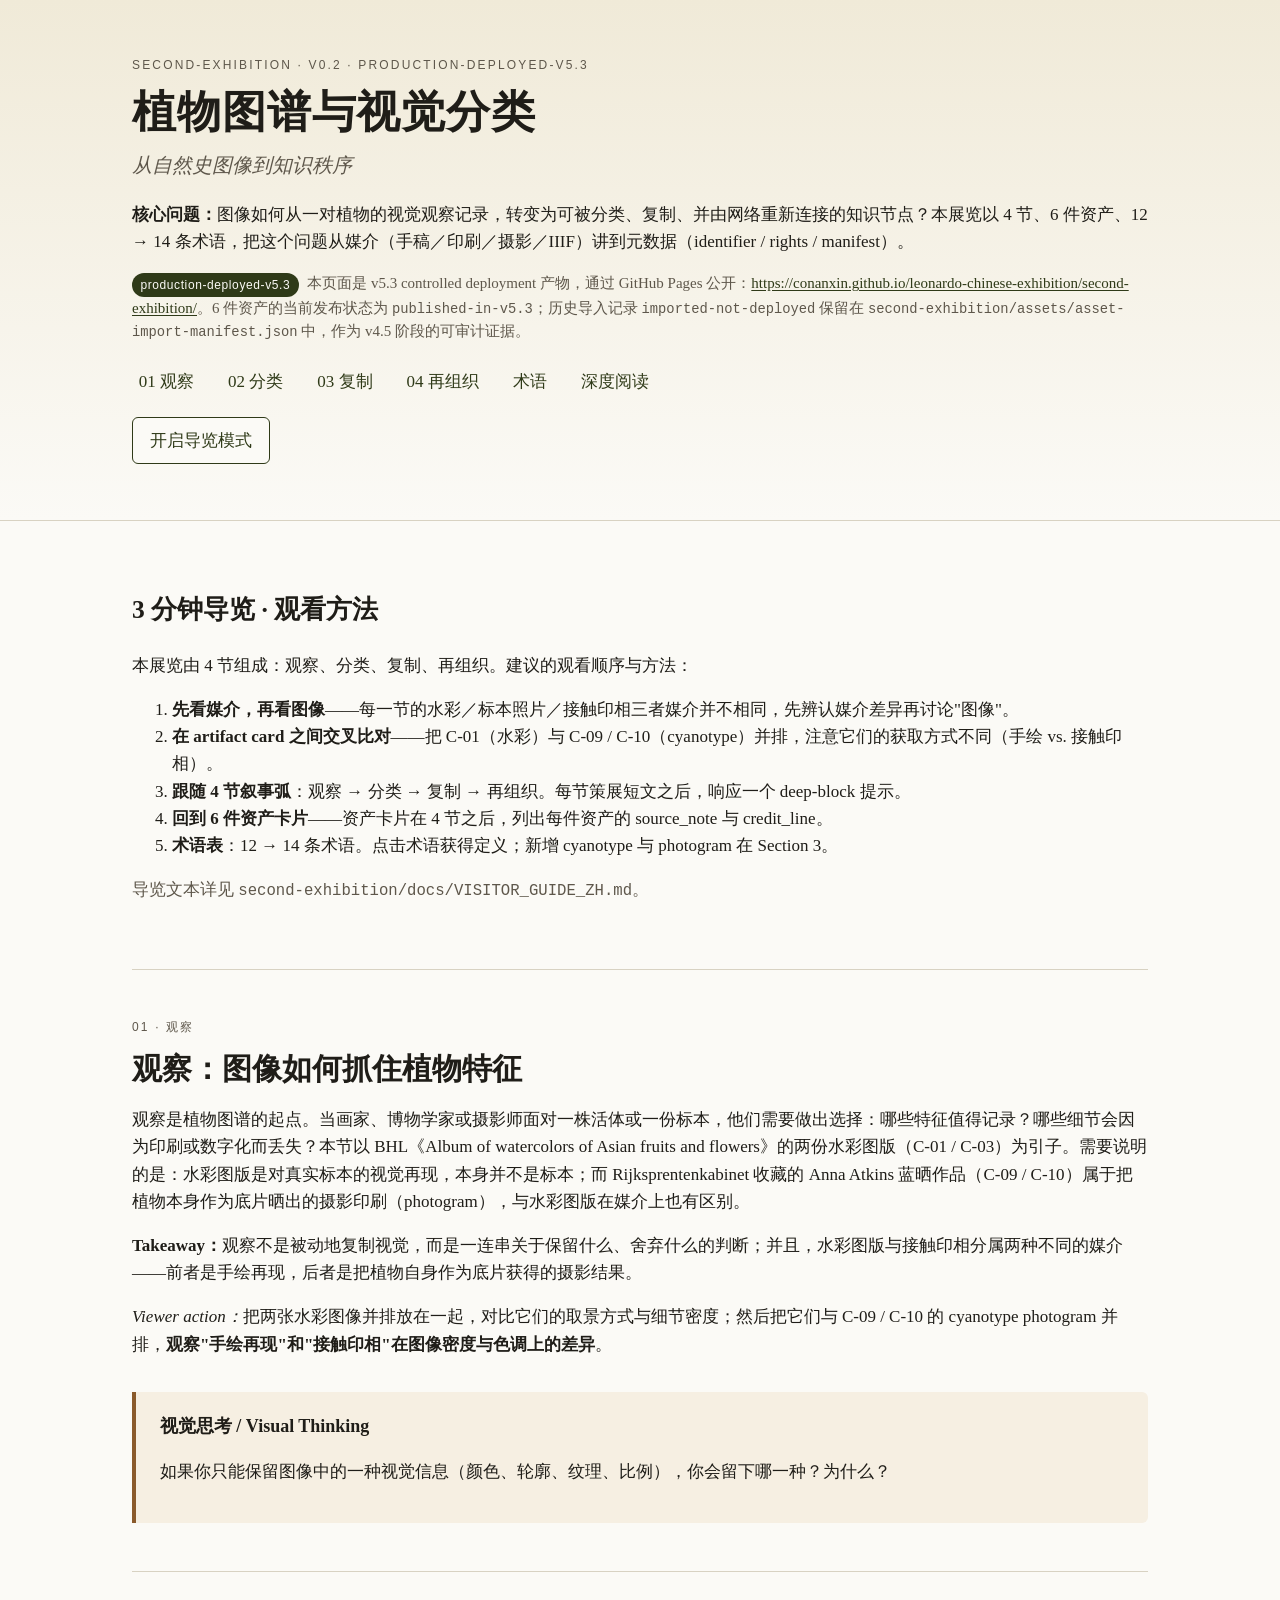
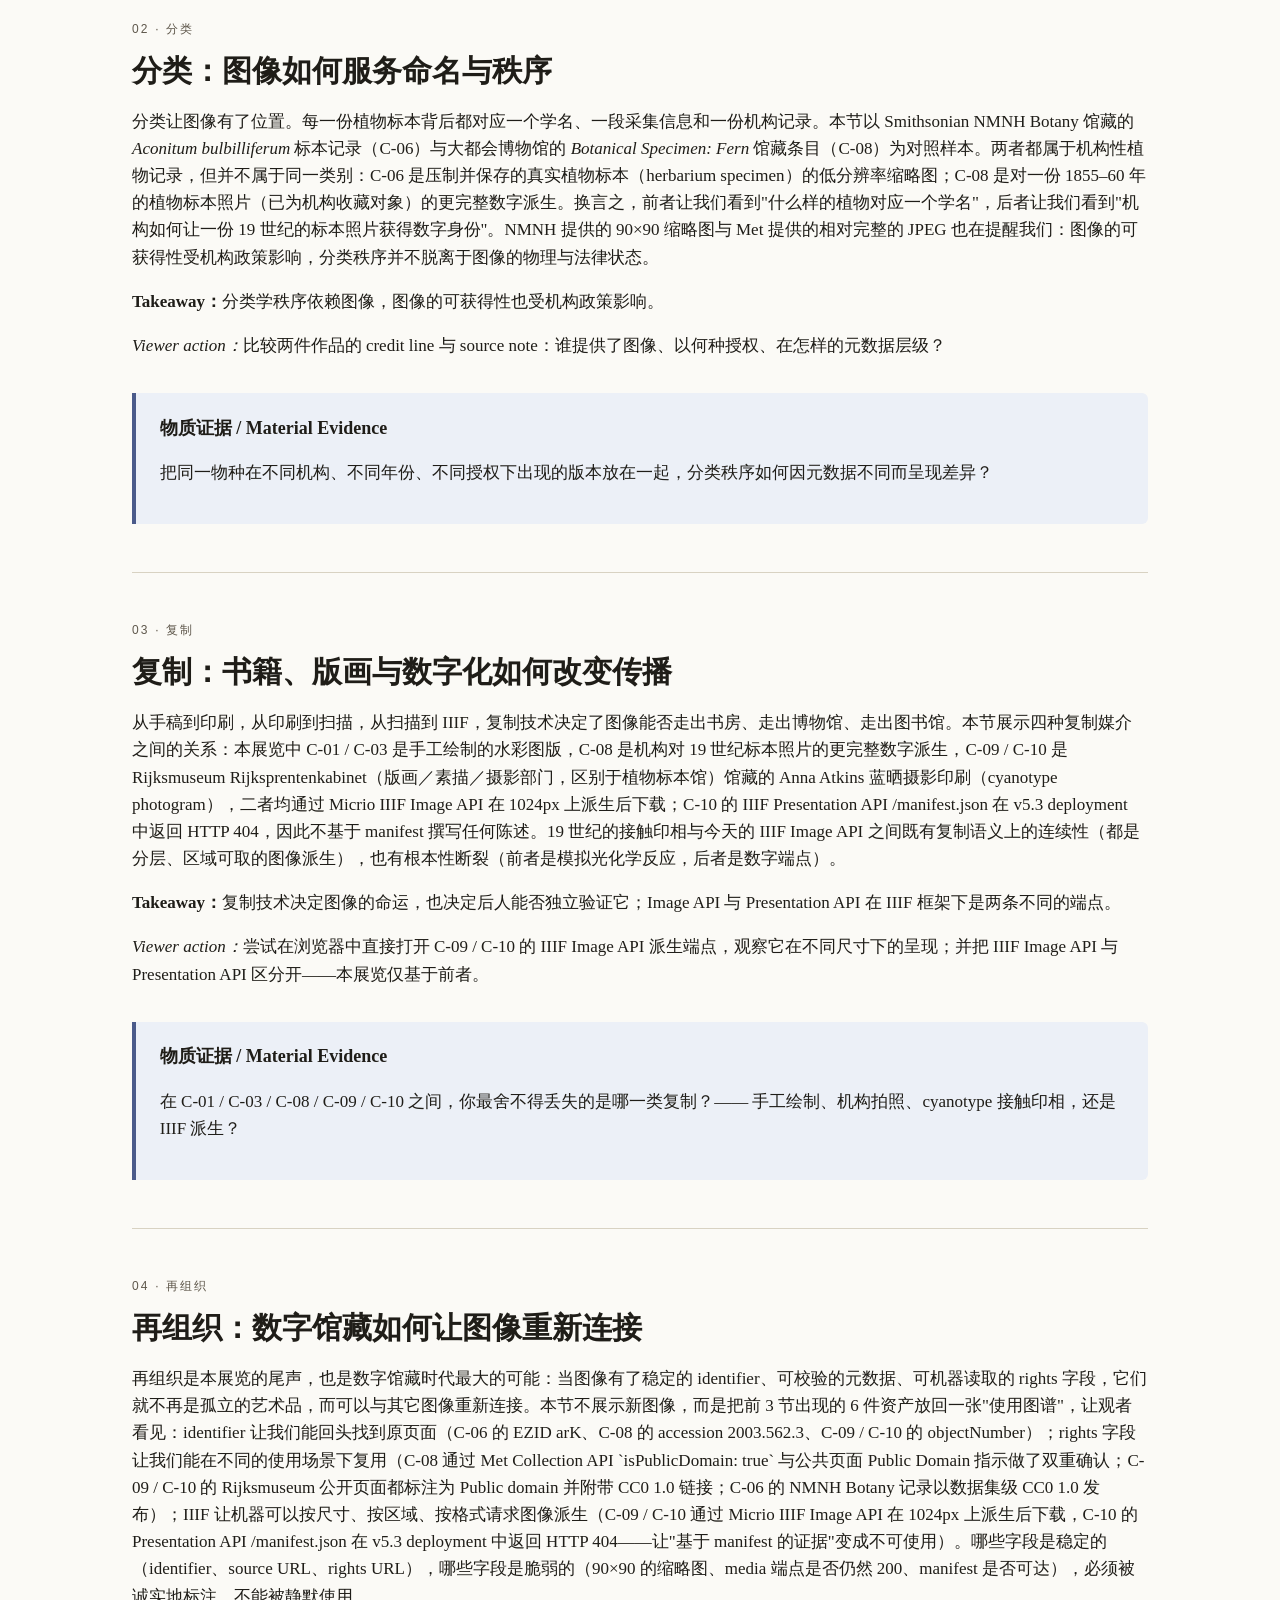
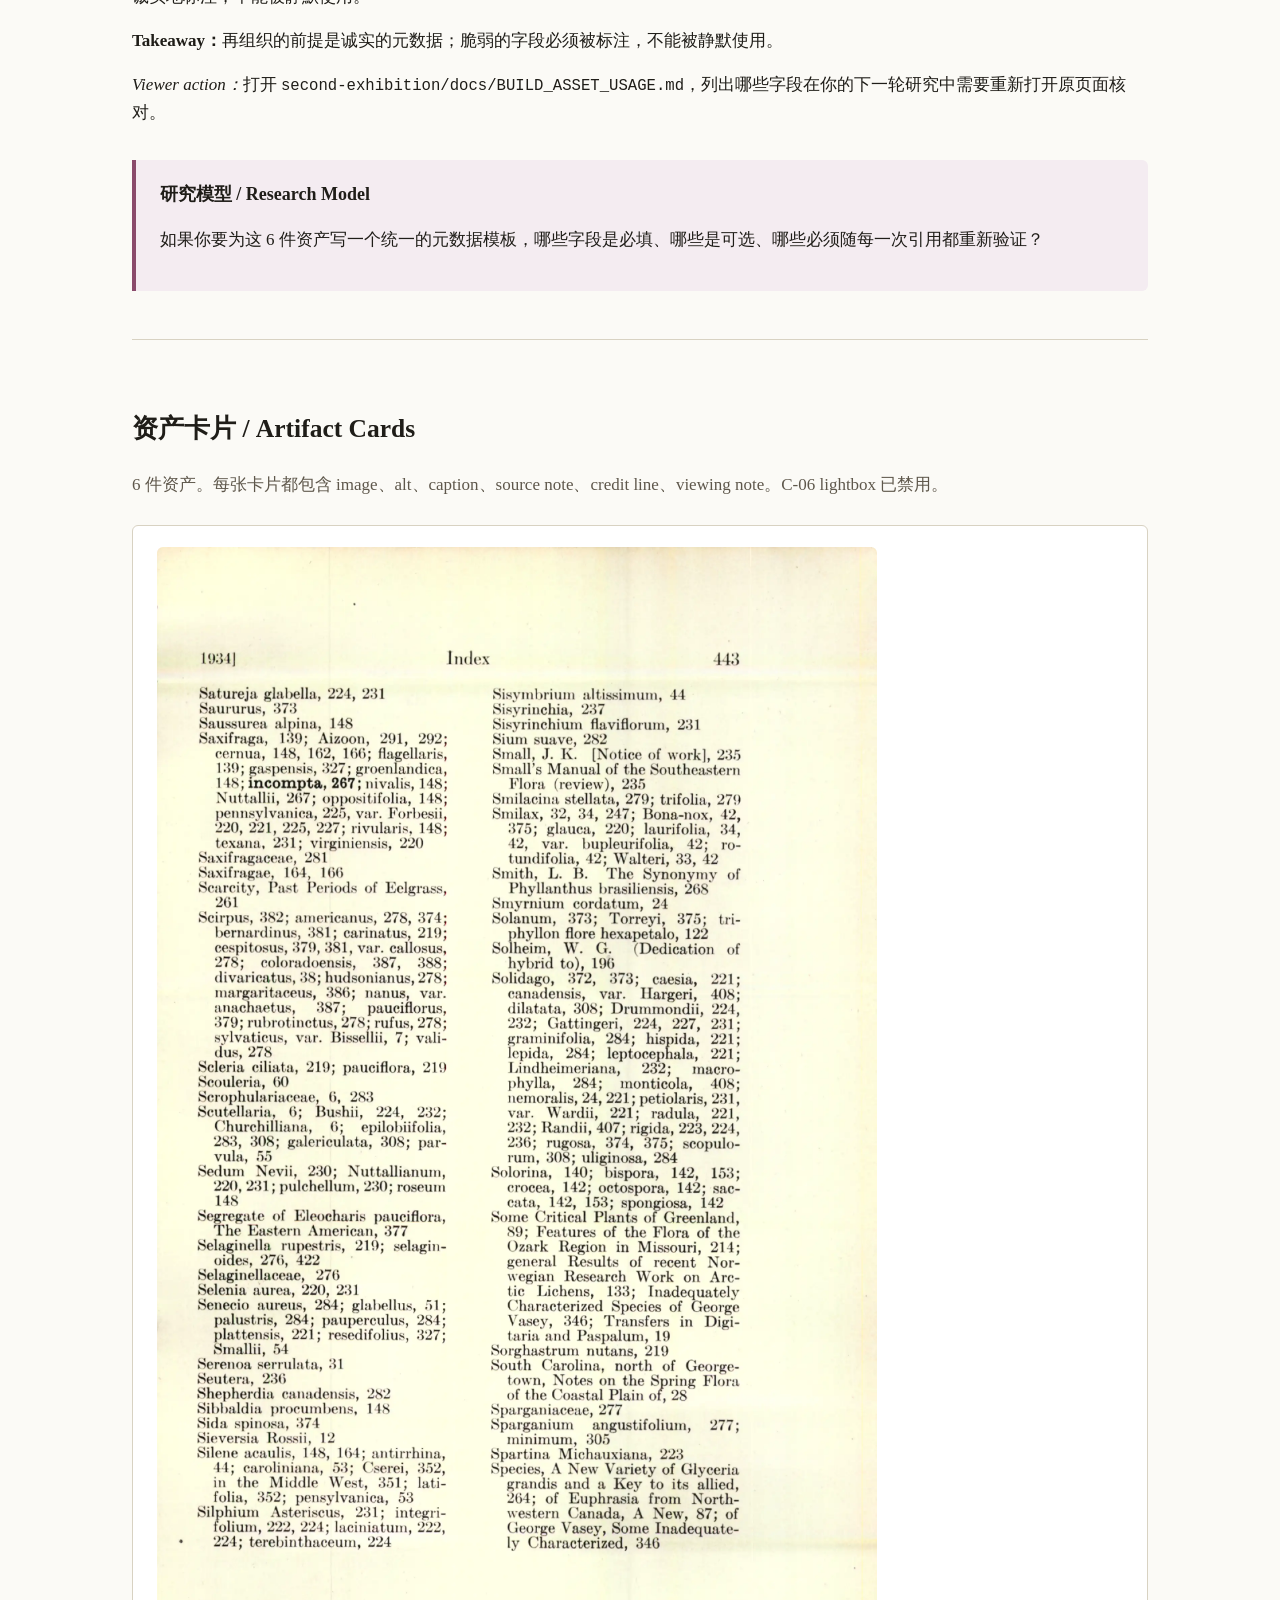
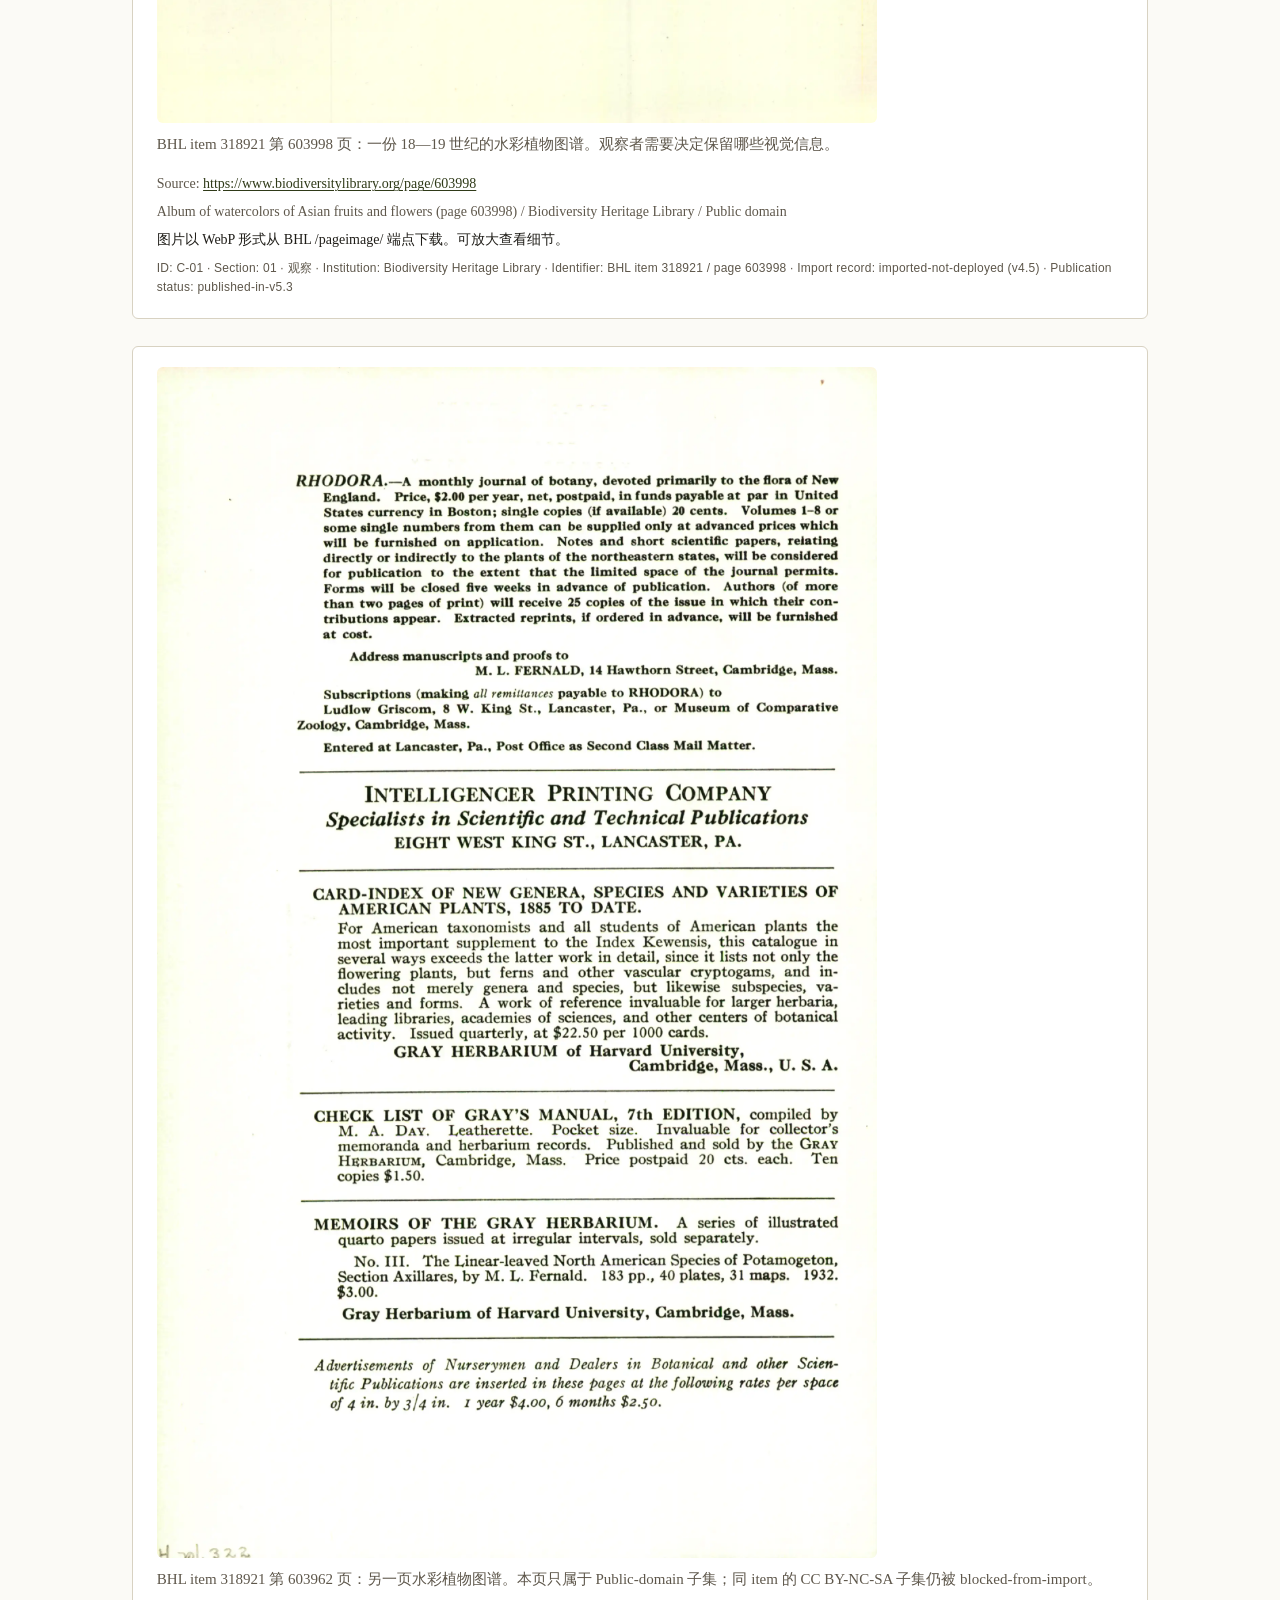
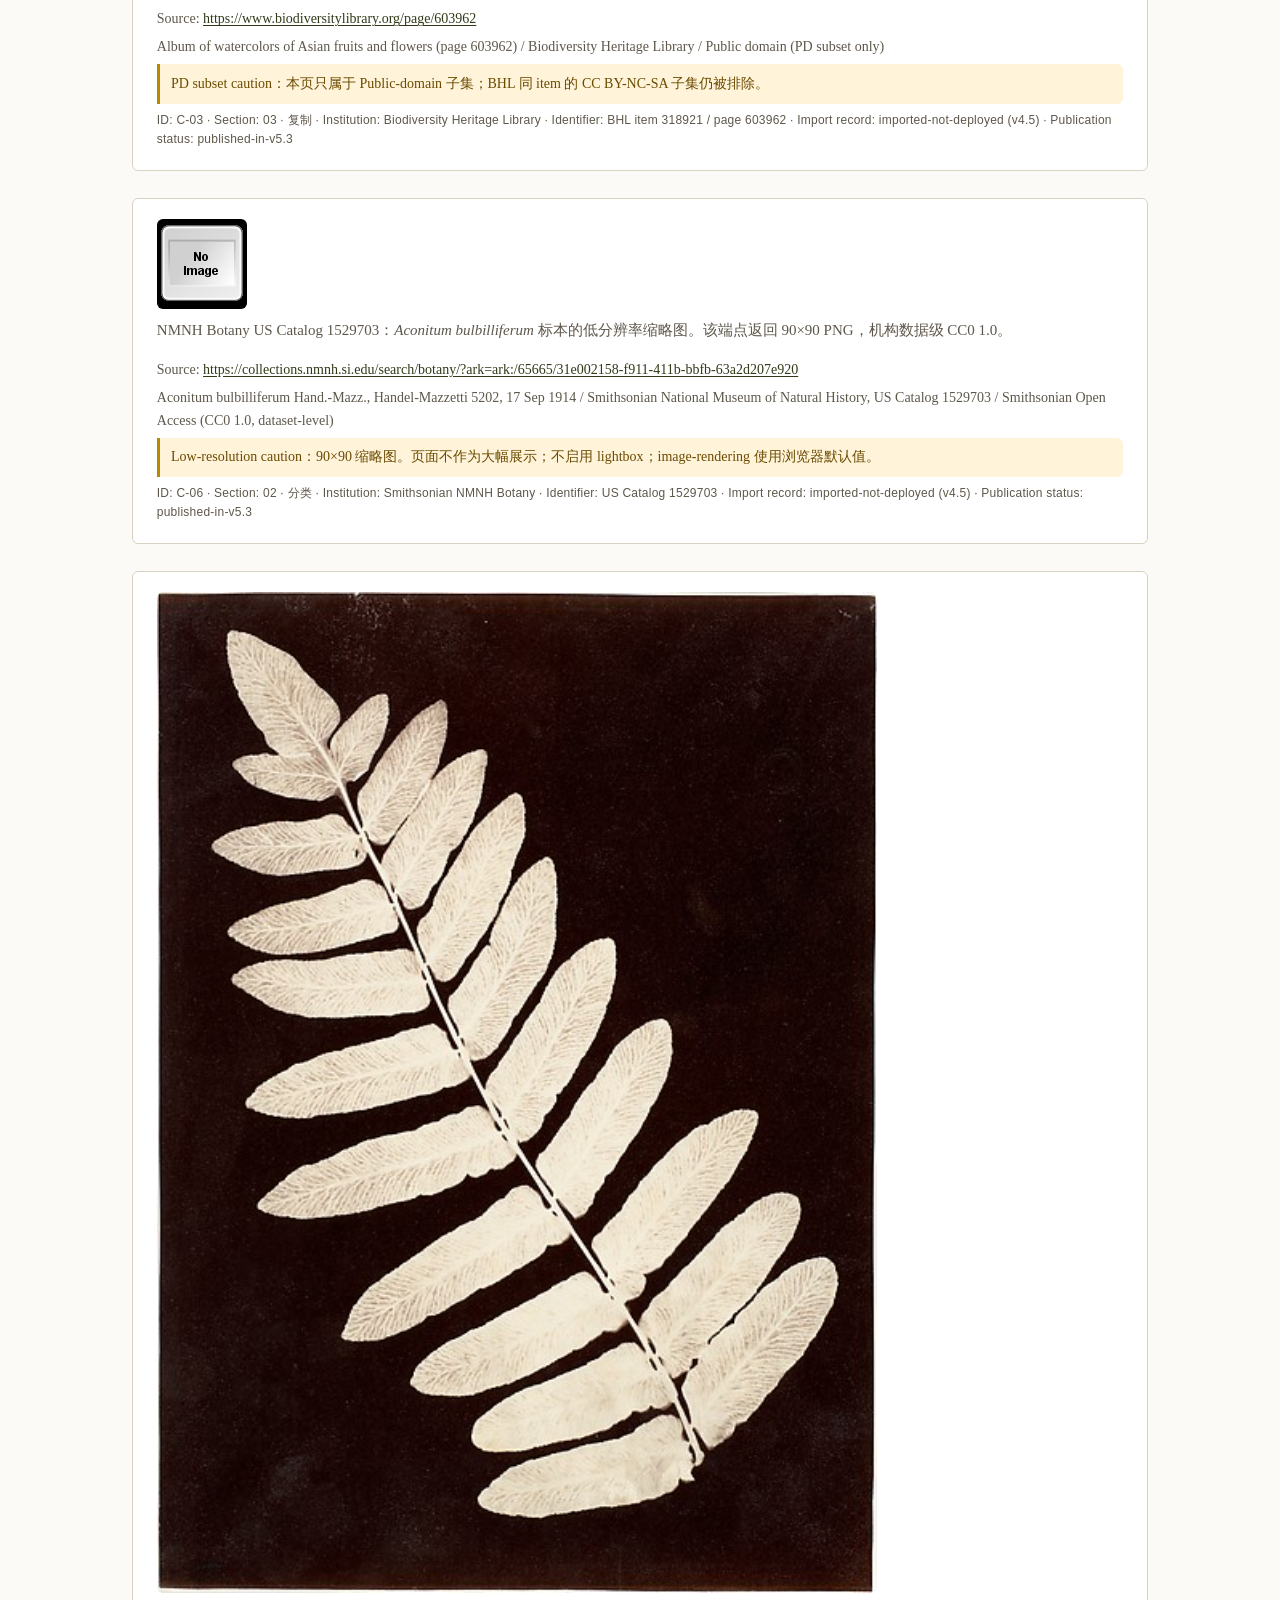
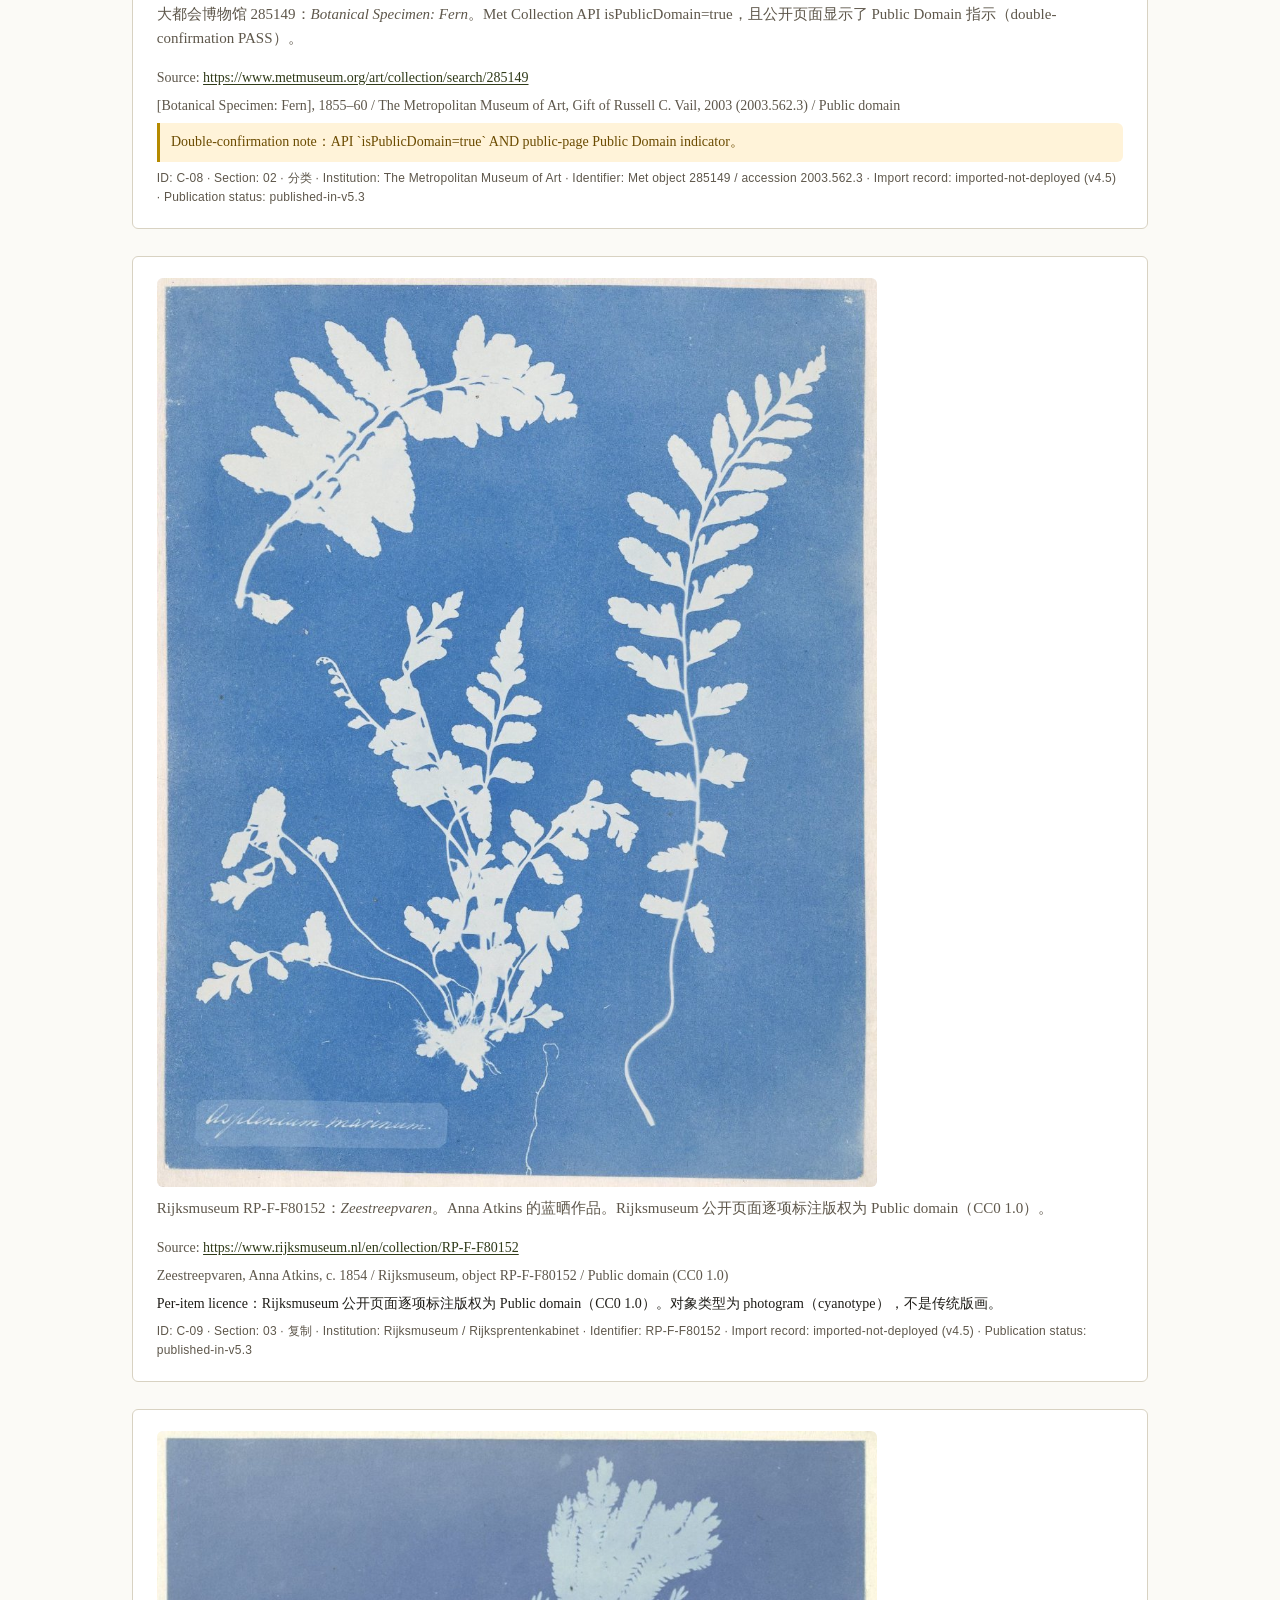
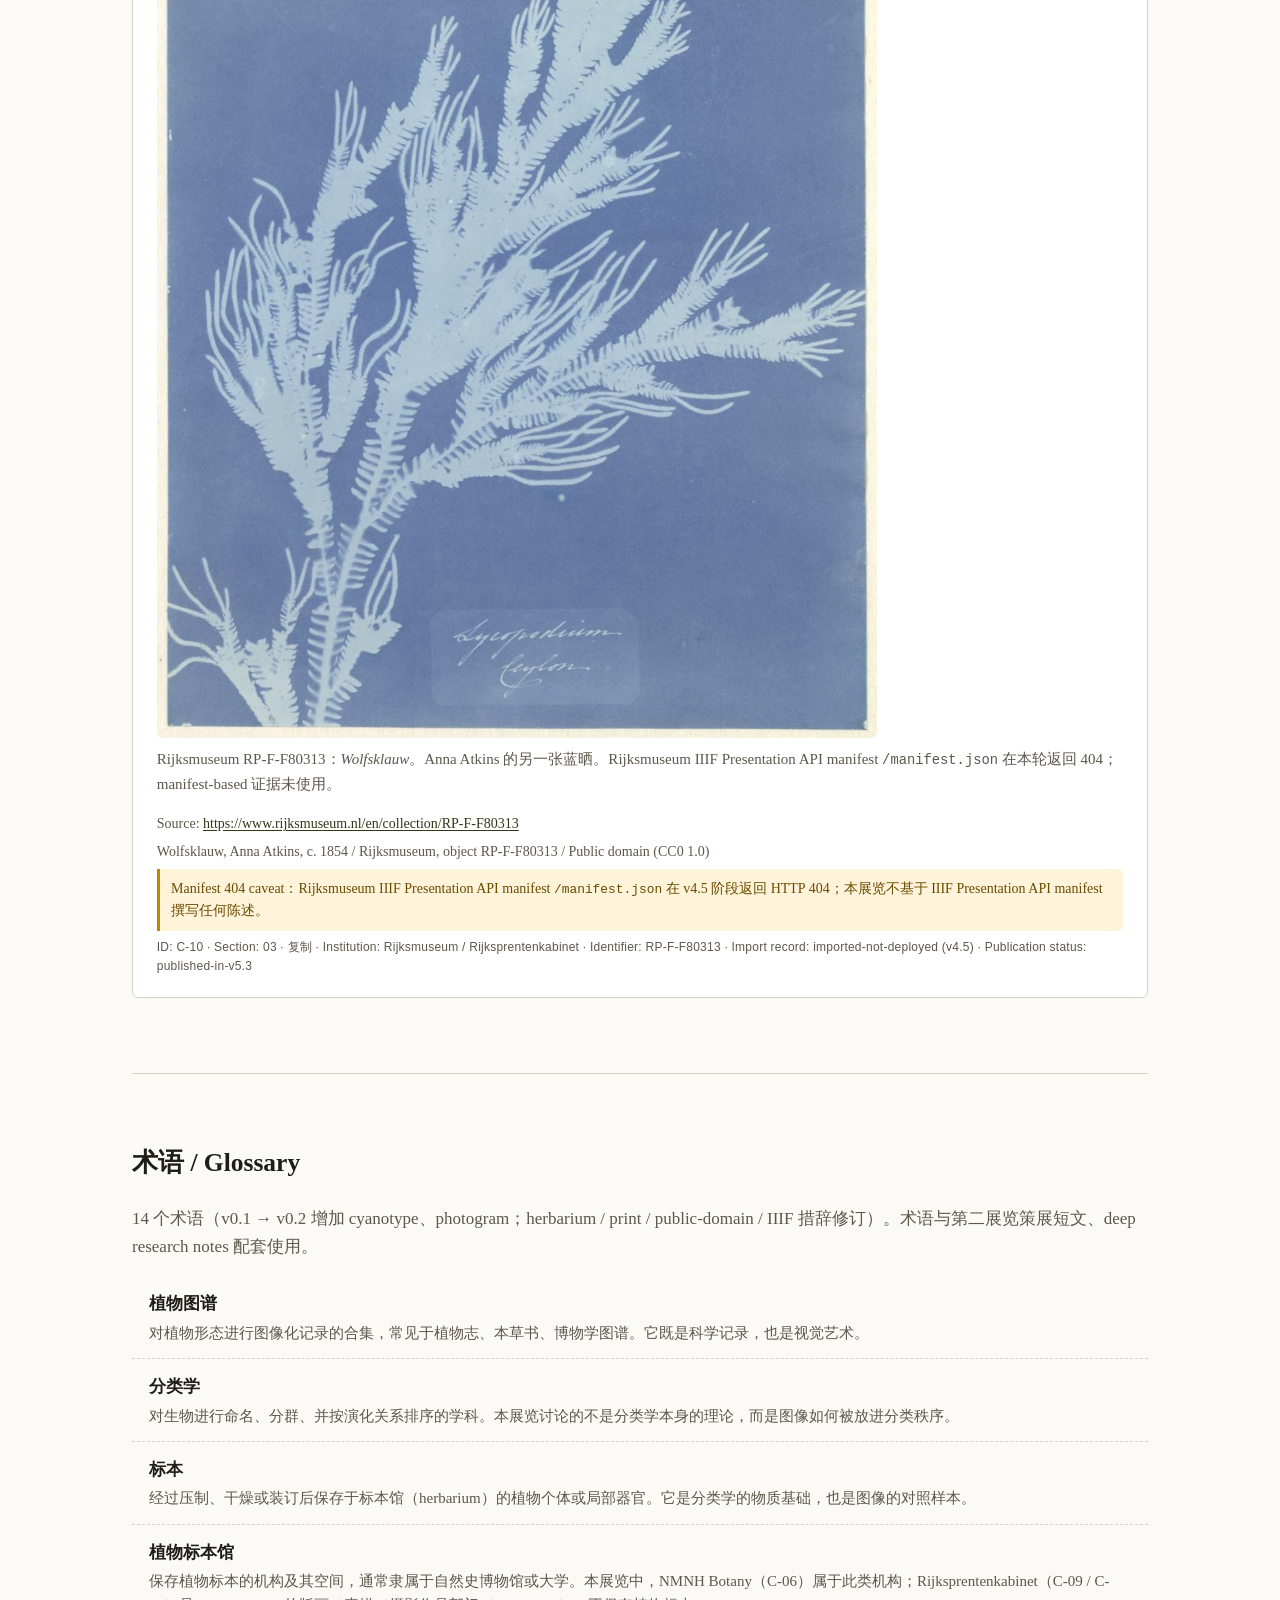
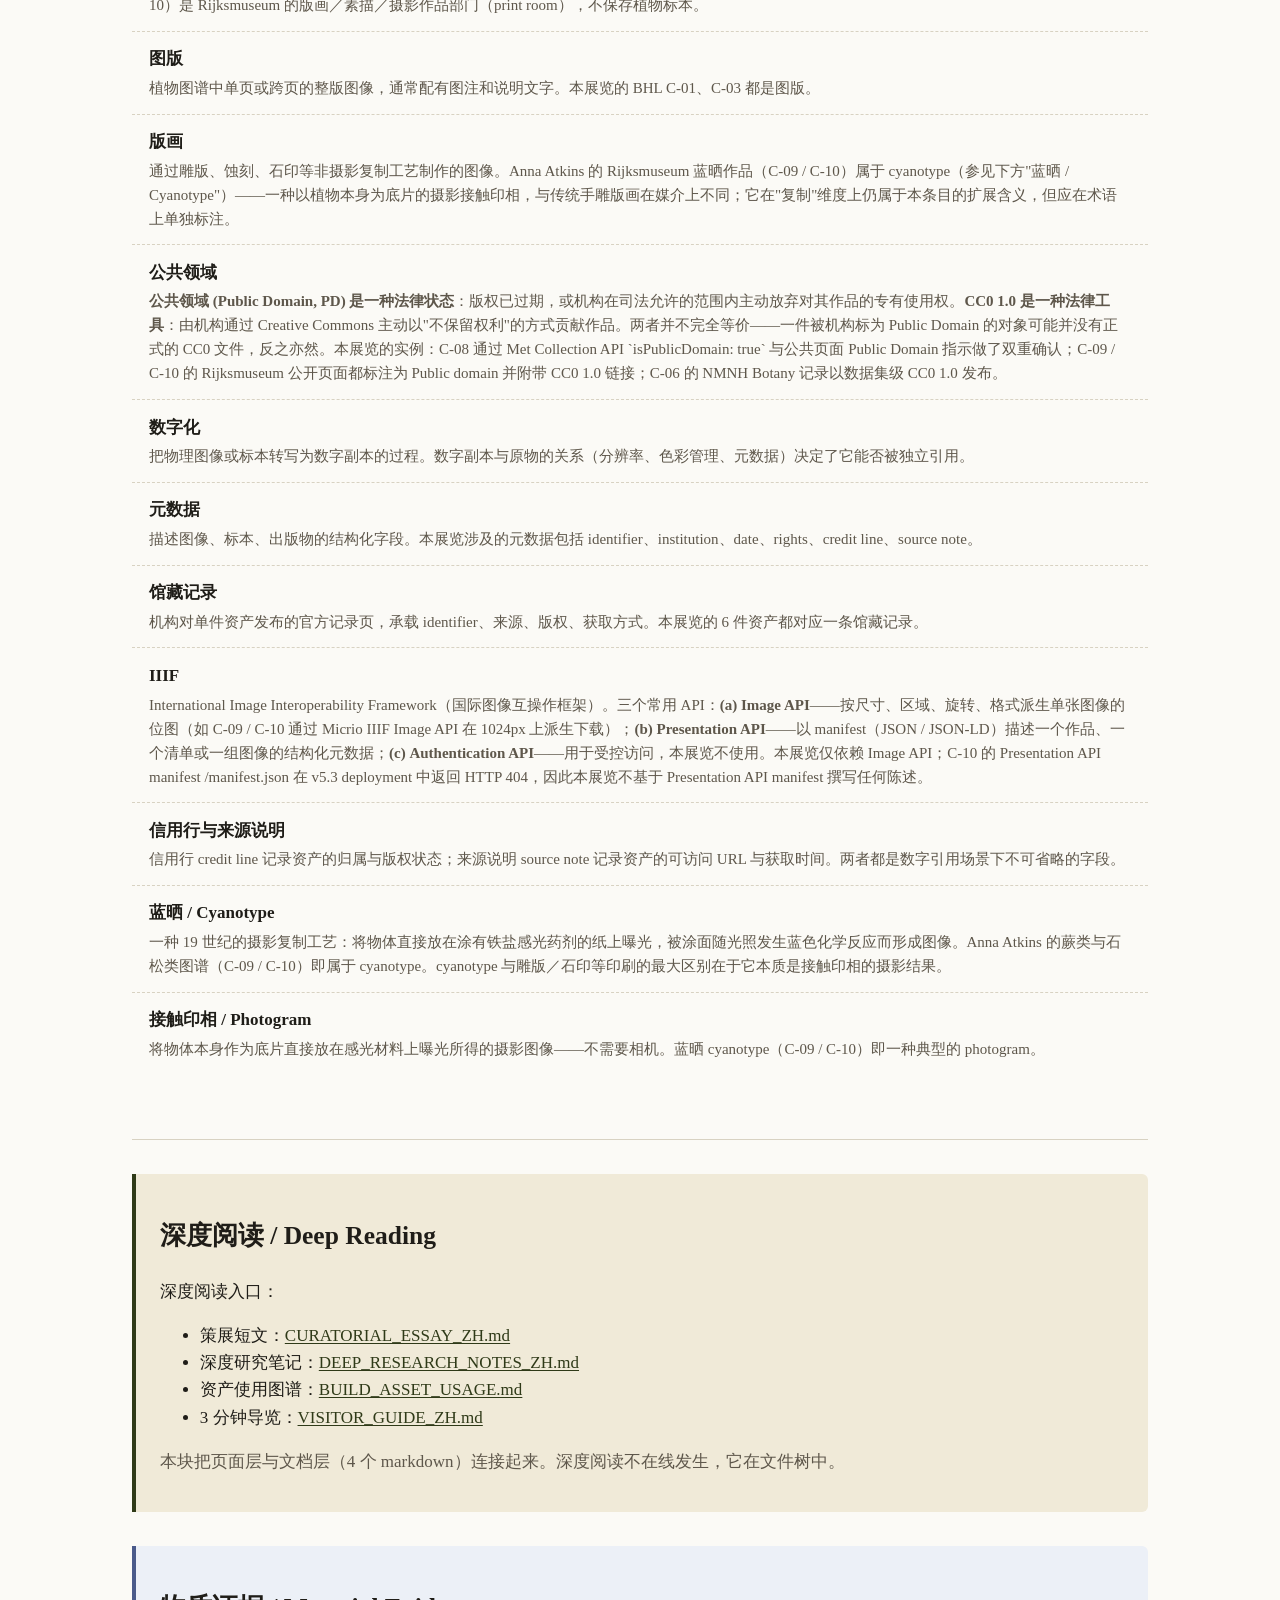
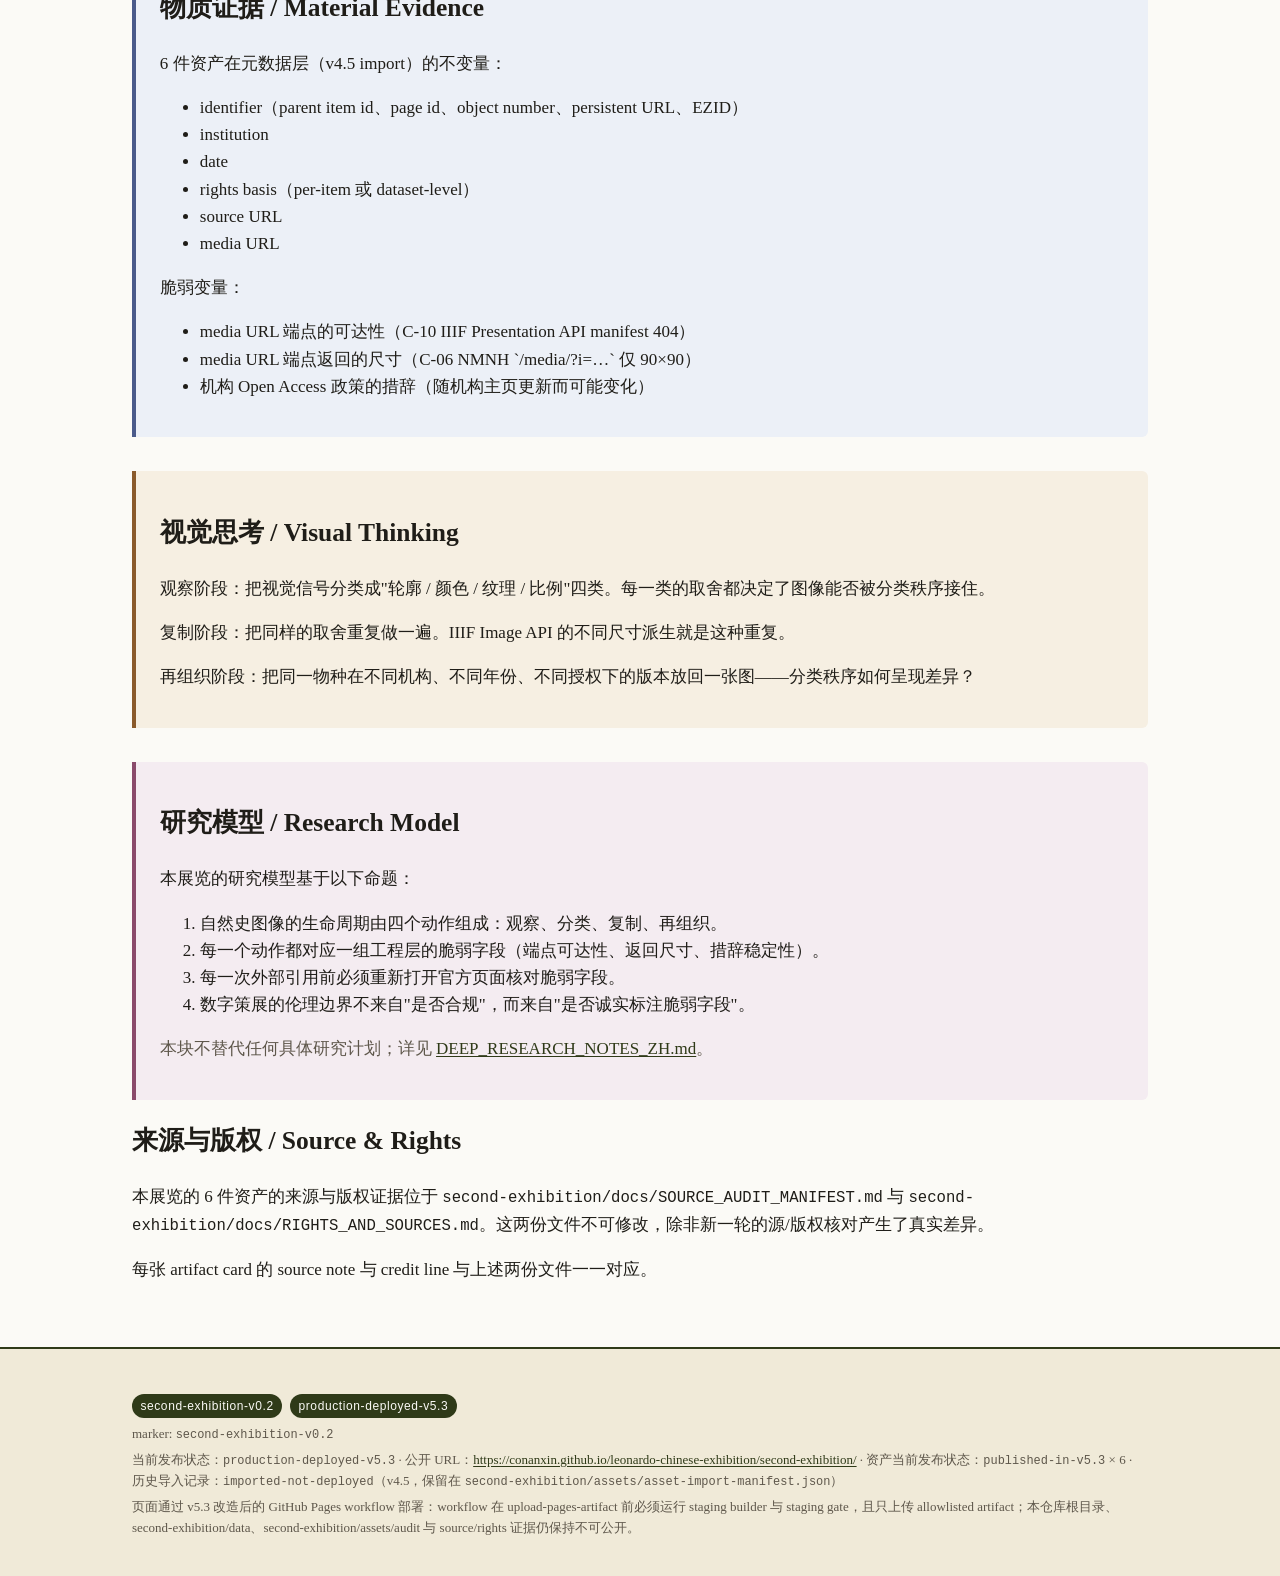
<file: second-exhibition/site/index.html>
<!DOCTYPE html>
<html lang="zh-Hans">
<head>
<meta charset="UTF-8">
<meta name="viewport" content="width=device-width, initial-scale=1.0">
<meta name="description" content="第二展览：从自然史图像到知识秩序。当前发布状态：production-deployed-v5.3。公开 URL：https://conanxin.github.io/leonardo-chinese-exhibition/second-exhibition/">
<title>植物图谱与视觉分类 · 第二展览 v0.2</title>
<link rel="stylesheet" href="style.css">
</head>
<body data-marker="second-exhibition-v0.2">
<a class="skip-link" href="#main">跳到正文</a>

<header class="site-header">
  <div class="container">
    <p class="kicker">second-exhibition · v0.2 · production-deployed-v5.3</p>
    <h1>植物图谱与视觉分类</h1>
    <p class="subtitle">从自然史图像到知识秩序</p>
    <p class="hero-question" role="note">
      <strong>核心问题：</strong>图像如何从一对植物的视觉观察记录，转变为可被分类、复制、并由网络重新连接的知识节点？本展览以 4 节、6 件资产、12 → 14 条术语，把这个问题从媒介（手稿／印刷／摄影／IIIF）讲到元数据（identifier / rights / manifest）。
    </p>
    <p class="repository-status" role="status">
      <span class="badge">production-deployed-v5.3</span>
      本页面是 v5.3 controlled deployment 产物，通过 GitHub Pages 公开：<a href="https://conanxin.github.io/leonardo-chinese-exhibition/second-exhibition/">https://conanxin.github.io/leonardo-chinese-exhibition/second-exhibition/</a>。6 件资产的当前发布状态为 <code>published-in-v5.3</code>；历史导入记录 <code>imported-not-deployed</code> 保留在 <code>second-exhibition/assets/asset-import-manifest.json</code> 中，作为 v4.5 阶段的可审计证据。
    </p>
    <nav class="section-nav" aria-label="分节导航">
      <a href="#section-1-observation">01 观察</a>
      <a href="#section-2-classification">02 分类</a>
      <a href="#section-3-reproduction">03 复制</a>
      <a href="#section-4-reorganization">04 再组织</a>
      <a href="#glossary">术语</a>
      <a href="#deep-reading-block">深度阅读</a>
    </nav>
    <p class="guided-toggle">
      <button id="guided-toggle" type="button" aria-pressed="false" aria-controls="guided-mode-banner">开启导览模式</button>
    </p>
  </div>
</header>

<main id="main" class="container">

<section class="hero" aria-labelledby="hero-heading">
  <h2 id="hero-heading">3 分钟导览 · 观看方法</h2>
  <p>本展览由 4 节组成：观察、分类、复制、再组织。建议的观看顺序与方法：</p>
  <ol class="guide-steps">
    <li><strong>先看媒介，再看图像</strong>——每一节的水彩／标本照片／接触印相三者媒介并不相同，先辨认媒介差异再讨论"图像"。</li>
    <li><strong>在 artifact card 之间交叉比对</strong>——把 C-01（水彩）与 C-09 / C-10（cyanotype）并排，注意它们的获取方式不同（手绘 vs. 接触印相）。</li>
    <li><strong>跟随 4 节叙事弧</strong>：观察 → 分类 → 复制 → 再组织。每节策展短文之后，响应一个 deep-block 提示。</li>
    <li><strong>回到 6 件资产卡片</strong>——资产卡片在 4 节之后，列出每件资产的 source_note 与 credit_line。</li>
    <li><strong>术语表</strong>：12 → 14 条术语。点击术语获得定义；新增 cyanotype 与 photogram 在 Section 3。</li>
  </ol>
  <p class="muted">导览文本详见 <code>second-exhibition/docs/VISITOR_GUIDE_ZH.md</code>。</p>
</section>

<section id="guided-mode-banner" class="guided-banner" hidden>
  <p>导览模式开启。你可以按 Tab 顺序浏览 artifact card；按下 <kbd>Esc</kbd> 关闭任意打开的 lightbox。</p>
</section>

<!-- ===== Section 1 ===== -->
<section id="section-1-observation" class="exhibition-section" data-section-id="section-1-observation" data-candidate-ids="C-01" style="scroll-margin-top: 2px;">
  <p class="kicker">01 · 观察</p>
  <h2>观察：图像如何抓住植物特征</h2>
  <p>观察是植物图谱的起点。当画家、博物学家或摄影师面对一株活体或一份标本，他们需要做出选择：哪些特征值得记录？哪些细节会因为印刷或数字化而丢失？本节以 BHL《Album of watercolors of Asian fruits and flowers》的两份水彩图版（C-01 / C-03）为引子。需要说明的是：水彩图版是对真实标本的视觉再现，本身并不是标本；而 Rijksprentenkabinet 收藏的 Anna Atkins 蓝晒作品（C-09 / C-10）属于把植物本身作为底片晒出的摄影印刷（photogram），与水彩图版在媒介上也有区别。</p>
  <p class="takeaway"><strong>Takeaway：</strong>观察不是被动地复制视觉，而是一连串关于保留什么、舍弃什么的判断；并且，水彩图版与接触印相分属两种不同的媒介——前者是手绘再现，后者是把植物自身作为底片获得的摄影结果。</p>
  <p class="viewer-action"><em>Viewer action：</em>把两张水彩图像并排放在一起，对比它们的取景方式与细节密度；然后把它们与 C-09 / C-10 的 cyanotype photogram 并排，<strong>观察"手绘再现"和"接触印相"在图像密度与色调上的差异</strong>。</p>

  <div class="visual-thinking-block deep-block" data-block-type="visual-thinking">
    <h3>视觉思考 / Visual Thinking</h3>
    <p>如果你只能保留图像中的一种视觉信息（颜色、轮廓、纹理、比例），你会留下哪一种？为什么？</p>
  </div>
</section>

<!-- ===== Section 2 ===== -->
<section id="section-2-classification" class="exhibition-section" data-section-id="section-2-classification" data-candidate-ids="C-06 C-08" style="scroll-margin-top: 2px;">
  <p class="kicker">02 · 分类</p>
  <h2>分类：图像如何服务命名与秩序</h2>
  <p>分类让图像有了位置。每一份植物标本背后都对应一个学名、一段采集信息和一份机构记录。本节以 Smithsonian NMNH Botany 馆藏的 <em>Aconitum bulbilliferum</em> 标本记录（C-06）与大都会博物馆的 <em>Botanical Specimen: Fern</em> 馆藏条目（C-08）为对照样本。两者都属于机构性植物记录，但并不属于同一类别：C-06 是压制并保存的真实植物标本（herbarium specimen）的低分辨率缩略图；C-08 是对一份 1855–60 年的植物标本照片（已为机构收藏对象）的更完整数字派生。换言之，前者让我们看到"什么样的植物对应一个学名"，后者让我们看到"机构如何让一份 19 世纪的标本照片获得数字身份"。NMNH 提供的 90×90 缩略图与 Met 提供的相对完整的 JPEG 也在提醒我们：图像的可获得性受机构政策影响，分类秩序并不脱离于图像的物理与法律状态。</p>
  <p class="takeaway"><strong>Takeaway：</strong>分类学秩序依赖图像，图像的可获得性也受机构政策影响。</p>
  <p class="viewer-action"><em>Viewer action：</em>比较两件作品的 credit line 与 source note：谁提供了图像、以何种授权、在怎样的元数据层级？</p>

  <div class="material-evidence-block deep-block" data-block-type="material-evidence">
    <h3>物质证据 / Material Evidence</h3>
    <p>把同一物种在不同机构、不同年份、不同授权下出现的版本放在一起，分类秩序如何因元数据不同而呈现差异？</p>
  </div>
</section>

<!-- ===== Section 3 ===== -->
<section id="section-3-reproduction" class="exhibition-section" data-section-id="section-3-reproduction" data-candidate-ids="C-03 C-09 C-10" style="scroll-margin-top: 2px;">
  <p class="kicker">03 · 复制</p>
  <h2>复制：书籍、版画与数字化如何改变传播</h2>
  <p>从手稿到印刷，从印刷到扫描，从扫描到 IIIF，复制技术决定了图像能否走出书房、走出博物馆、走出图书馆。本节展示四种复制媒介之间的关系：本展览中 C-01 / C-03 是手工绘制的水彩图版，C-08 是机构对 19 世纪标本照片的更完整数字派生，C-09 / C-10 是 Rijksmuseum Rijksprentenkabinet（版画／素描／摄影部门，区别于植物标本馆）馆藏的 Anna Atkins 蓝晒摄影印刷（cyanotype photogram），二者均通过 Micrio IIIF Image API 在 1024px 上派生后下载；C-10 的 IIIF Presentation API /manifest.json 在 v5.3 deployment 中返回 HTTP 404，因此不基于 manifest 撰写任何陈述。19 世纪的接触印相与今天的 IIIF Image API 之间既有复制语义上的连续性（都是分层、区域可取的图像派生），也有根本性断裂（前者是模拟光化学反应，后者是数字端点）。</p>
  <p class="takeaway"><strong>Takeaway：</strong>复制技术决定图像的命运，也决定后人能否独立验证它；Image API 与 Presentation API 在 IIIF 框架下是两条不同的端点。</p>
  <p class="viewer-action"><em>Viewer action：</em>尝试在浏览器中直接打开 C-09 / C-10 的 IIIF Image API 派生端点，观察它在不同尺寸下的呈现；并把 IIIF Image API 与 Presentation API 区分开——本展览仅基于前者。</p>

  <div class="material-evidence-block deep-block" data-block-type="material-evidence">
    <h3>物质证据 / Material Evidence</h3>
    <p>在 C-01 / C-03 / C-08 / C-09 / C-10 之间，你最舍不得丢失的是哪一类复制？—— 手工绘制、机构拍照、cyanotype 接触印相，还是 IIIF 派生？</p>
  </div>
</section>

<!-- ===== Section 4 ===== -->
<section id="section-4-reorganization" class="exhibition-section" data-section-id="section-4-reorganization" data-candidate-ids="C-01 C-03 C-06 C-08 C-09 C-10" style="scroll-margin-top: 2px;">
  <p class="kicker">04 · 再组织</p>
  <h2>再组织：数字馆藏如何让图像重新连接</h2>
  <p>再组织是本展览的尾声，也是数字馆藏时代最大的可能：当图像有了稳定的 identifier、可校验的元数据、可机器读取的 rights 字段，它们就不再是孤立的艺术品，而可以与其它图像重新连接。本节不展示新图像，而是把前 3 节出现的 6 件资产放回一张"使用图谱"，让观者看见：identifier 让我们能回头找到原页面（C-06 的 EZID arK、C-08 的 accession 2003.562.3、C-09 / C-10 的 objectNumber）；rights 字段让我们能在不同的使用场景下复用（C-08 通过 Met Collection API `isPublicDomain: true` 与公共页面 Public Domain 指示做了双重确认；C-09 / C-10 的 Rijksmuseum 公开页面都标注为 Public domain 并附带 CC0 1.0 链接；C-06 的 NMNH Botany 记录以数据集级 CC0 1.0 发布）；IIIF 让机器可以按尺寸、按区域、按格式请求图像派生（C-09 / C-10 通过 Micrio IIIF Image API 在 1024px 上派生后下载，C-10 的 Presentation API /manifest.json 在 v5.3 deployment 中返回 HTTP 404——让"基于 manifest 的证据"变成不可使用）。哪些字段是稳定的（identifier、source URL、rights URL），哪些字段是脆弱的（90×90 的缩略图、media 端点是否仍然 200、manifest 是否可达），必须被诚实地标注，不能被静默使用。</p>
  <p class="takeaway"><strong>Takeaway：</strong>再组织的前提是诚实的元数据；脆弱的字段必须被标注，不能被静默使用。</p>
  <p class="viewer-action"><em>Viewer action：</em>打开 <code>second-exhibition/docs/BUILD_ASSET_USAGE.md</code>，列出哪些字段在你的下一轮研究中需要重新打开原页面核对。</p>

  <div class="research-model-block deep-block" data-block-type="research-model">
    <h3>研究模型 / Research Model</h3>
    <p>如果你要为这 6 件资产写一个统一的元数据模板，哪些字段是必填、哪些是可选、哪些必须随每一次引用都重新验证？</p>
  </div>
</section>

<!-- ===== Artifact cards ===== -->
<section class="artifact-cards" aria-labelledby="artifact-cards-heading">
  <h2 id="artifact-cards-heading">资产卡片 / Artifact Cards</h2>
  <p class="muted">6 件资产。每张卡片都包含 image、alt、caption、source note、credit line、viewing note。C-06 lightbox 已禁用。</p>

  <article class="artifact-card" data-candidate-id="C-01" data-low-resolution="false" data-lightbox-enabled="true">
    <figure>
      <img src="../assets/images/bhl-318921-page-603998-c01.webp"
           alt="Album of watercolors of Asian fruits and flowers, page 603998 — Pistillaria plate, watercolour on paper, between 1798 and 1850."
           width="720" height="540" loading="lazy" decoding="async">
      <figcaption class="caption">BHL item 318921 第 603998 页：一份 18—19 世纪的水彩植物图谱。观察者需要决定保留哪些视觉信息。</figcaption>
    </figure>
    <p class="source-note">Source: <a href="https://www.biodiversitylibrary.org/page/603998" rel="noopener noreferrer">https://www.biodiversitylibrary.org/page/603998</a></p>
    <p class="credit-line">Album of watercolors of Asian fruits and flowers (page 603998) / Biodiversity Heritage Library / Public domain</p>
    <p class="viewing-note">图片以 WebP 形式从 BHL /pageimage/ 端点下载。可放大查看细节。</p>
    <p class="artifact-meta">ID: C-01 · Section: 01 · 观察 · Institution: Biodiversity Heritage Library · Identifier: BHL item 318921 / page 603998 · Import record: imported-not-deployed (v4.5) · Publication status: published-in-v5.3</p>
  </article>

  <article class="artifact-card" data-candidate-id="C-03" data-low-resolution="false" data-lightbox-enabled="true">
    <figure>
      <img src="../assets/images/bhl-318921-page-603962-c03.webp"
           alt="Album of watercolors of Asian fruits and flowers, page 603962 — Cycas revoluta plate, watercolour on paper, between 1798 and 1850. PD subset only."
           width="720" height="540" loading="lazy" decoding="async">
      <figcaption class="caption">BHL item 318921 第 603962 页：另一页水彩植物图谱。本页只属于 Public-domain 子集；同 item 的 CC BY-NC-SA 子集仍被 blocked-from-import。</figcaption>
    </figure>
    <p class="source-note">Source: <a href="https://www.biodiversitylibrary.org/page/603962" rel="noopener noreferrer">https://www.biodiversitylibrary.org/page/603962</a></p>
    <p class="credit-line">Album of watercolors of Asian fruits and flowers (page 603962) / Biodiversity Heritage Library / Public domain (PD subset only)</p>
    <p class="viewing-note caution">PD subset caution：本页只属于 Public-domain 子集；BHL 同 item 的 CC BY-NC-SA 子集仍被排除。</p>
    <p class="artifact-meta">ID: C-03 · Section: 03 · 复制 · Institution: Biodiversity Heritage Library · Identifier: BHL item 318921 / page 603962 · Import record: imported-not-deployed (v4.5) · Publication status: published-in-v5.3</p>
  </article>

  <article class="artifact-card" data-candidate-id="C-06" data-low-resolution="true" data-lightbox-enabled="false">
    <figure>
      <img src="../assets/images/smithsonian-nmnh-1529703.png"
           alt="Smithsonian NMNH Botany specimen, US Catalog 1529703 — Aconitum bulbilliferum Hand.-Mazz. (Ranunculaceae, Type fragment), 90x90 PNG thumbnail."
           width="90" height="90" loading="lazy" decoding="async">
      <figcaption class="caption">NMNH Botany US Catalog 1529703：<em>Aconitum bulbilliferum</em> 标本的低分辨率缩略图。该端点返回 90×90 PNG，机构数据级 CC0 1.0。</figcaption>
    </figure>
    <p class="source-note">Source: <a href="https://collections.nmnh.si.edu/search/botany/?ark=ark:/65665/31e002158-f911-411b-bbfb-63a2d207e920" rel="noopener noreferrer">https://collections.nmnh.si.edu/search/botany/?ark=ark:/65665/31e002158-f911-411b-bbfb-63a2d207e920</a></p>
    <p class="credit-line">Aconitum bulbilliferum Hand.-Mazz., Handel-Mazzetti 5202, 17 Sep 1914 / Smithsonian National Museum of Natural History, US Catalog 1529703 / Smithsonian Open Access (CC0 1.0, dataset-level)</p>
    <p class="viewing-note caution">Low-resolution caution：90×90 缩略图。页面不作为大幅展示；不启用 lightbox；image-rendering 使用浏览器默认值。</p>
    <p class="artifact-meta">ID: C-06 · Section: 02 · 分类 · Institution: Smithsonian NMNH Botany · Identifier: US Catalog 1529703 · Import record: imported-not-deployed (v4.5) · Publication status: published-in-v5.3</p>
  </article>

  <article class="artifact-card" data-candidate-id="C-08" data-low-resolution="false" data-lightbox-enabled="true">
    <figure>
      <img src="../assets/images/met-285149.jpg"
           alt="[Botanical Specimen: Fern], 1855–60 / The Metropolitan Museum of Art, accession 2003.562.3. Public domain."
           width="449" height="624" loading="lazy" decoding="async">
      <figcaption class="caption">大都会博物馆 285149：<em>Botanical Specimen: Fern</em>。Met Collection API isPublicDomain=true，且公开页面显示了 Public Domain 指示（double-confirmation PASS）。</figcaption>
    </figure>
    <p class="source-note">Source: <a href="https://www.metmuseum.org/art/collection/search/285149" rel="noopener noreferrer">https://www.metmuseum.org/art/collection/search/285149</a></p>
    <p class="credit-line">[Botanical Specimen: Fern], 1855–60 / The Metropolitan Museum of Art, Gift of Russell C. Vail, 2003 (2003.562.3) / Public domain</p>
    <p class="viewing-note caution">Double-confirmation note：API `isPublicDomain=true` AND public-page Public Domain indicator。</p>
    <p class="artifact-meta">ID: C-08 · Section: 02 · 分类 · Institution: The Metropolitan Museum of Art · Identifier: Met object 285149 / accession 2003.562.3 · Import record: imported-not-deployed (v4.5) · Publication status: published-in-v5.3</p>
  </article>

  <article class="artifact-card" data-candidate-id="C-09" data-low-resolution="false" data-lightbox-enabled="true">
    <figure>
      <img src="../assets/images/rijksmuseum-rp-f-f80152.jpg"
           alt="Zeestreepvaren (Pteris), Anna Atkins, c. 1854 / Rijksmuseum, object RP-F-F80152. Cyanotype photogram on paper. Public domain / CC0 1.0."
           width="480" height="606" loading="lazy" decoding="async">
      <figcaption class="caption">Rijksmuseum RP-F-F80152：<em>Zeestreepvaren</em>。Anna Atkins 的蓝晒作品。Rijksmuseum 公开页面逐项标注版权为 Public domain（CC0 1.0）。</figcaption>
    </figure>
    <p class="source-note">Source: <a href="https://www.rijksmuseum.nl/en/collection/RP-F-F80152" rel="noopener noreferrer">https://www.rijksmuseum.nl/en/collection/RP-F-F80152</a></p>
    <p class="credit-line">Zeestreepvaren, Anna Atkins, c. 1854 / Rijksmuseum, object RP-F-F80152 / Public domain (CC0 1.0)</p>
    <p class="viewing-note">Per-item licence：Rijksmuseum 公开页面逐项标注版权为 Public domain（CC0 1.0）。对象类型为 photogram（cyanotype），不是传统版画。</p>
    <p class="artifact-meta">ID: C-09 · Section: 03 · 复制 · Institution: Rijksmuseum / Rijksprentenkabinet · Identifier: RP-F-F80152 · Import record: imported-not-deployed (v4.5) · Publication status: published-in-v5.3</p>
  </article>

  <article class="artifact-card" data-candidate-id="C-10" data-low-resolution="false" data-lightbox-enabled="true">
    <figure>
      <img src="../assets/images/rijksmuseum-rp-f-f80313.jpg"
           alt="Wolfsklauw (Lycopodium), Anna Atkins, c. 1854 / Rijksmuseum, object RP-F-F80313. Cyanotype photogram on paper. Public domain / CC0 1.0."
           width="480" height="605" loading="lazy" decoding="async">
      <figcaption class="caption">Rijksmuseum RP-F-F80313：<em>Wolfsklauw</em>。Anna Atkins 的另一张蓝晒。Rijksmuseum IIIF Presentation API manifest <code>/manifest.json</code> 在本轮返回 404；manifest-based 证据未使用。</figcaption>
    </figure>
    <p class="source-note">Source: <a href="https://www.rijksmuseum.nl/en/collection/RP-F-F80313" rel="noopener noreferrer">https://www.rijksmuseum.nl/en/collection/RP-F-F80313</a></p>
    <p class="credit-line">Wolfsklauw, Anna Atkins, c. 1854 / Rijksmuseum, object RP-F-F80313 / Public domain (CC0 1.0)</p>
    <p class="viewing-note caution">Manifest 404 caveat：Rijksmuseum IIIF Presentation API manifest <code>/manifest.json</code> 在 v4.5 阶段返回 HTTP 404；本展览不基于 IIIF Presentation API manifest 撰写任何陈述。</p>
    <p class="artifact-meta">ID: C-10 · Section: 03 · 复制 · Institution: Rijksmuseum / Rijksprentenkabinet · Identifier: RP-F-F80313 · Import record: imported-not-deployed (v4.5) · Publication status: published-in-v5.3</p>
  </article>
</section>

<!-- ===== Glossary ===== -->
<section id="glossary" class="glossary" aria-labelledby="glossary-heading">
  <h2 id="glossary-heading">术语 / Glossary</h2>
  <p class="muted">14 个术语（v0.1 → v0.2 增加 cyanotype、photogram；herbarium / print / public-domain / IIIF 措辞修订）。术语与第二展览策展短文、deep research notes 配套使用。</p>
  <dl class="glossary-list">
    <div class="glossary-item"><dt>植物图谱</dt><dd>对植物形态进行图像化记录的合集，常见于植物志、本草书、博物学图谱。它既是科学记录，也是视觉艺术。</dd></div>
    <div class="glossary-item"><dt>分类学</dt><dd>对生物进行命名、分群、并按演化关系排序的学科。本展览讨论的不是分类学本身的理论，而是图像如何被放进分类秩序。</dd></div>
    <div class="glossary-item"><dt>标本</dt><dd>经过压制、干燥或装订后保存于标本馆（herbarium）的植物个体或局部器官。它是分类学的物质基础，也是图像的对照样本。</dd></div>
    <div class="glossary-item"><dt>植物标本馆</dt><dd>保存植物标本的机构及其空间，通常隶属于自然史博物馆或大学。本展览中，NMNH Botany（C-06）属于此类机构；Rijksprentenkabinet（C-09 / C-10）是 Rijksmuseum 的版画／素描／摄影作品部门（print room），不保存植物标本。</dd></div>
    <div class="glossary-item"><dt>图版</dt><dd>植物图谱中单页或跨页的整版图像，通常配有图注和说明文字。本展览的 BHL C-01、C-03 都是图版。</dd></div>
    <div class="glossary-item"><dt>版画</dt><dd>通过雕版、蚀刻、石印等非摄影复制工艺制作的图像。Anna Atkins 的 Rijksmuseum 蓝晒作品（C-09 / C-10）属于 cyanotype（参见下方"蓝晒 / Cyanotype"）——一种以植物本身为底片的摄影接触印相，与传统手雕版画在媒介上不同；它在"复制"维度上仍属于本条目的扩展含义，但应在术语上单独标注。</dd></div>
    <div class="glossary-item"><dt>公共领域</dt><dd><strong>公共领域 (Public Domain, PD) 是一种法律状态</strong>：版权已过期，或机构在司法允许的范围内主动放弃对其作品的专有使用权。<strong>CC0 1.0 是一种法律工具</strong>：由机构通过 Creative Commons 主动以"不保留权利"的方式贡献作品。两者并不完全等价——一件被机构标为 Public Domain 的对象可能并没有正式的 CC0 文件，反之亦然。本展览的实例：C-08 通过 Met Collection API `isPublicDomain: true` 与公共页面 Public Domain 指示做了双重确认；C-09 / C-10 的 Rijksmuseum 公开页面都标注为 Public domain 并附带 CC0 1.0 链接；C-06 的 NMNH Botany 记录以数据集级 CC0 1.0 发布。</dd></div>
    <div class="glossary-item"><dt>数字化</dt><dd>把物理图像或标本转写为数字副本的过程。数字副本与原物的关系（分辨率、色彩管理、元数据）决定了它能否被独立引用。</dd></div>
    <div class="glossary-item"><dt>元数据</dt><dd>描述图像、标本、出版物的结构化字段。本展览涉及的元数据包括 identifier、institution、date、rights、credit line、source note。</dd></div>
    <div class="glossary-item"><dt>馆藏记录</dt><dd>机构对单件资产发布的官方记录页，承载 identifier、来源、版权、获取方式。本展览的 6 件资产都对应一条馆藏记录。</dd></div>
    <div class="glossary-item"><dt>IIIF</dt><dd>International Image Interoperability Framework（国际图像互操作框架）。三个常用 API：<strong>(a) Image API</strong>——按尺寸、区域、旋转、格式派生单张图像的位图（如 C-09 / C-10 通过 Micrio IIIF Image API 在 1024px 上派生下载）；<strong>(b) Presentation API</strong>——以 manifest（JSON / JSON-LD）描述一个作品、一个清单或一组图像的结构化元数据；<strong>(c) Authentication API</strong>——用于受控访问，本展览不使用。本展览仅依赖 Image API；C-10 的 Presentation API manifest /manifest.json 在 v5.3 deployment 中返回 HTTP 404，因此本展览不基于 Presentation API manifest 撰写任何陈述。</dd></div>
    <div class="glossary-item"><dt>信用行与来源说明</dt><dd>信用行 credit line 记录资产的归属与版权状态；来源说明 source note 记录资产的可访问 URL 与获取时间。两者都是数字引用场景下不可省略的字段。</dd></div>
    <div class="glossary-item"><dt>蓝晒 / Cyanotype</dt><dd>一种 19 世纪的摄影复制工艺：将物体直接放在涂有铁盐感光药剂的纸上曝光，被涂面随光照发生蓝色化学反应而形成图像。Anna Atkins 的蕨类与石松类图谱（C-09 / C-10）即属于 cyanotype。cyanotype 与雕版／石印等印刷的最大区别在于它本质是接触印相的摄影结果。</dd></div>
    <div class="glossary-item"><dt>接触印相 / Photogram</dt><dd>将物体本身作为底片直接放在感光材料上曝光所得的摄影图像——不需要相机。蓝晒 cyanotype（C-09 / C-10）即一种典型的 photogram。</dd></div>
  </dl>
</section>

<!-- ===== Deep blocks (one of each kind) ===== -->
<section id="deep-reading-block" class="deep-reading-block deep-block" data-block-type="deep-reading">
  <h2>深度阅读 / Deep Reading</h2>
  <p>深度阅读入口：</p>
  <ul>
    <li>策展短文：<a href="../docs/CURATORIAL_ESSAY_ZH.md">CURATORIAL_ESSAY_ZH.md</a></li>
    <li>深度研究笔记：<a href="../docs/DEEP_RESEARCH_NOTES_ZH.md">DEEP_RESEARCH_NOTES_ZH.md</a></li>
    <li>资产使用图谱：<a href="../docs/BUILD_ASSET_USAGE.md">BUILD_ASSET_USAGE.md</a></li>
    <li>3 分钟导览：<a href="../docs/VISITOR_GUIDE_ZH.md">VISITOR_GUIDE_ZH.md</a></li>
  </ul>
  <p class="muted">本块把页面层与文档层（4 个 markdown）连接起来。深度阅读不在线发生，它在文件树中。</p>
</section>

<section class="material-evidence-block deep-block" data-block-type="material-evidence" aria-labelledby="material-evidence-heading">
  <h2 id="material-evidence-heading">物质证据 / Material Evidence</h2>
  <p>6 件资产在元数据层（v4.5 import）的不变量：</p>
  <ul>
    <li>identifier（parent item id、page id、object number、persistent URL、EZID）</li>
    <li>institution</li>
    <li>date</li>
    <li>rights basis（per-item 或 dataset-level）</li>
    <li>source URL</li>
    <li>media URL</li>
  </ul>
  <p>脆弱变量：</p>
  <ul>
    <li>media URL 端点的可达性（C-10 IIIF Presentation API manifest 404）</li>
    <li>media URL 端点返回的尺寸（C-06 NMNH `/media/?i=…` 仅 90×90）</li>
    <li>机构 Open Access 政策的措辞（随机构主页更新而可能变化）</li>
  </ul>
</section>

<section class="visual-thinking-block deep-block" data-block-type="visual-thinking" aria-labelledby="visual-thinking-heading">
  <h2 id="visual-thinking-heading">视觉思考 / Visual Thinking</h2>
  <p>观察阶段：把视觉信号分类成"轮廓 / 颜色 / 纹理 / 比例"四类。每一类的取舍都决定了图像能否被分类秩序接住。</p>
  <p>复制阶段：把同样的取舍重复做一遍。IIIF Image API 的不同尺寸派生就是这种重复。</p>
  <p>再组织阶段：把同一物种在不同机构、不同年份、不同授权下的版本放回一张图——分类秩序如何呈现差异？</p>
</section>

<section class="research-model-block deep-block" data-block-type="research-model" aria-labelledby="research-model-heading">
  <h2 id="research-model-heading">研究模型 / Research Model</h2>
  <p>本展览的研究模型基于以下命题：</p>
  <ol>
    <li>自然史图像的生命周期由四个动作组成：观察、分类、复制、再组织。</li>
    <li>每一个动作都对应一组工程层的脆弱字段（端点可达性、返回尺寸、措辞稳定性）。</li>
    <li>每一次外部引用前必须重新打开官方页面核对脆弱字段。</li>
    <li>数字策展的伦理边界不来自"是否合规"，而来自"是否诚实标注脆弱字段"。</li>
  </ol>
  <p class="muted">本块不替代任何具体研究计划；详见 <a href="../docs/DEEP_RESEARCH_NOTES_ZH.md">DEEP_RESEARCH_NOTES_ZH.md</a>。</p>
</section>

<section class="source-rights-entry" aria-labelledby="source-rights-heading">
  <h2 id="source-rights-heading">来源与版权 / Source &amp; Rights</h2>
  <p>本展览的 6 件资产的来源与版权证据位于 <code>second-exhibition/docs/SOURCE_AUDIT_MANIFEST.md</code> 与 <code>second-exhibition/docs/RIGHTS_AND_SOURCES.md</code>。这两份文件不可修改，除非新一轮的源/版权核对产生了真实差异。</p>
  <p>每张 artifact card 的 source note 与 credit line 与上述两份文件一一对应。</p>
</section>

</main>

<footer class="site-footer">
  <div class="container">
    <p class="repository-status">
      <span class="badge">second-exhibition-v0.2</span>
      <span class="badge">production-deployed-v5.3</span>
    </p>
    <p class="muted">marker: <code>second-exhibition-v0.2</code></p>
    <p class="muted">当前发布状态：<code>production-deployed-v5.3</code> · 公开 URL：<a href="https://conanxin.github.io/leonardo-chinese-exhibition/second-exhibition/">https://conanxin.github.io/leonardo-chinese-exhibition/second-exhibition/</a> · 资产当前发布状态：<code>published-in-v5.3</code> × 6 · 历史导入记录：<code>imported-not-deployed</code>（v4.5，保留在 <code>second-exhibition/assets/asset-import-manifest.json</code>）</p>
    <p class="muted">页面通过 v5.3 改造后的 GitHub Pages workflow 部署：workflow 在 upload-pages-artifact 前必须运行 staging builder 与 staging gate，且只上传 allowlisted artifact；本仓库根目录、second-exhibition/data、second-exhibition/assets/audit 与 source/rights 证据仍保持不可公开。</p>
  </div>
</footer>

<!-- ===== Lightbox ===== -->
<div id="lightbox" class="lightbox" hidden aria-hidden="true" role="dialog" aria-modal="true" aria-labelledby="lightbox-title">
  <div class="lightbox-overlay" data-lightbox-close></div>
  <figure class="lightbox-inner">
    <h2 id="lightbox-title" class="visually-hidden">图片查看器</h2>
    <img id="lightbox-img" alt="">
    <figcaption id="lightbox-caption"></figcaption>
    <p class="lightbox-source-note" id="lightbox-source-note"></p>
    <p class="lightbox-credit-line" id="lightbox-credit-line"></p>
    <button type="button" class="lightbox-close" data-lightbox-close aria-label="关闭 lightbox">关闭 (Esc)</button>
  </figure>
</div>

<script src="script.js"></script>
</body>
</html>
</file>
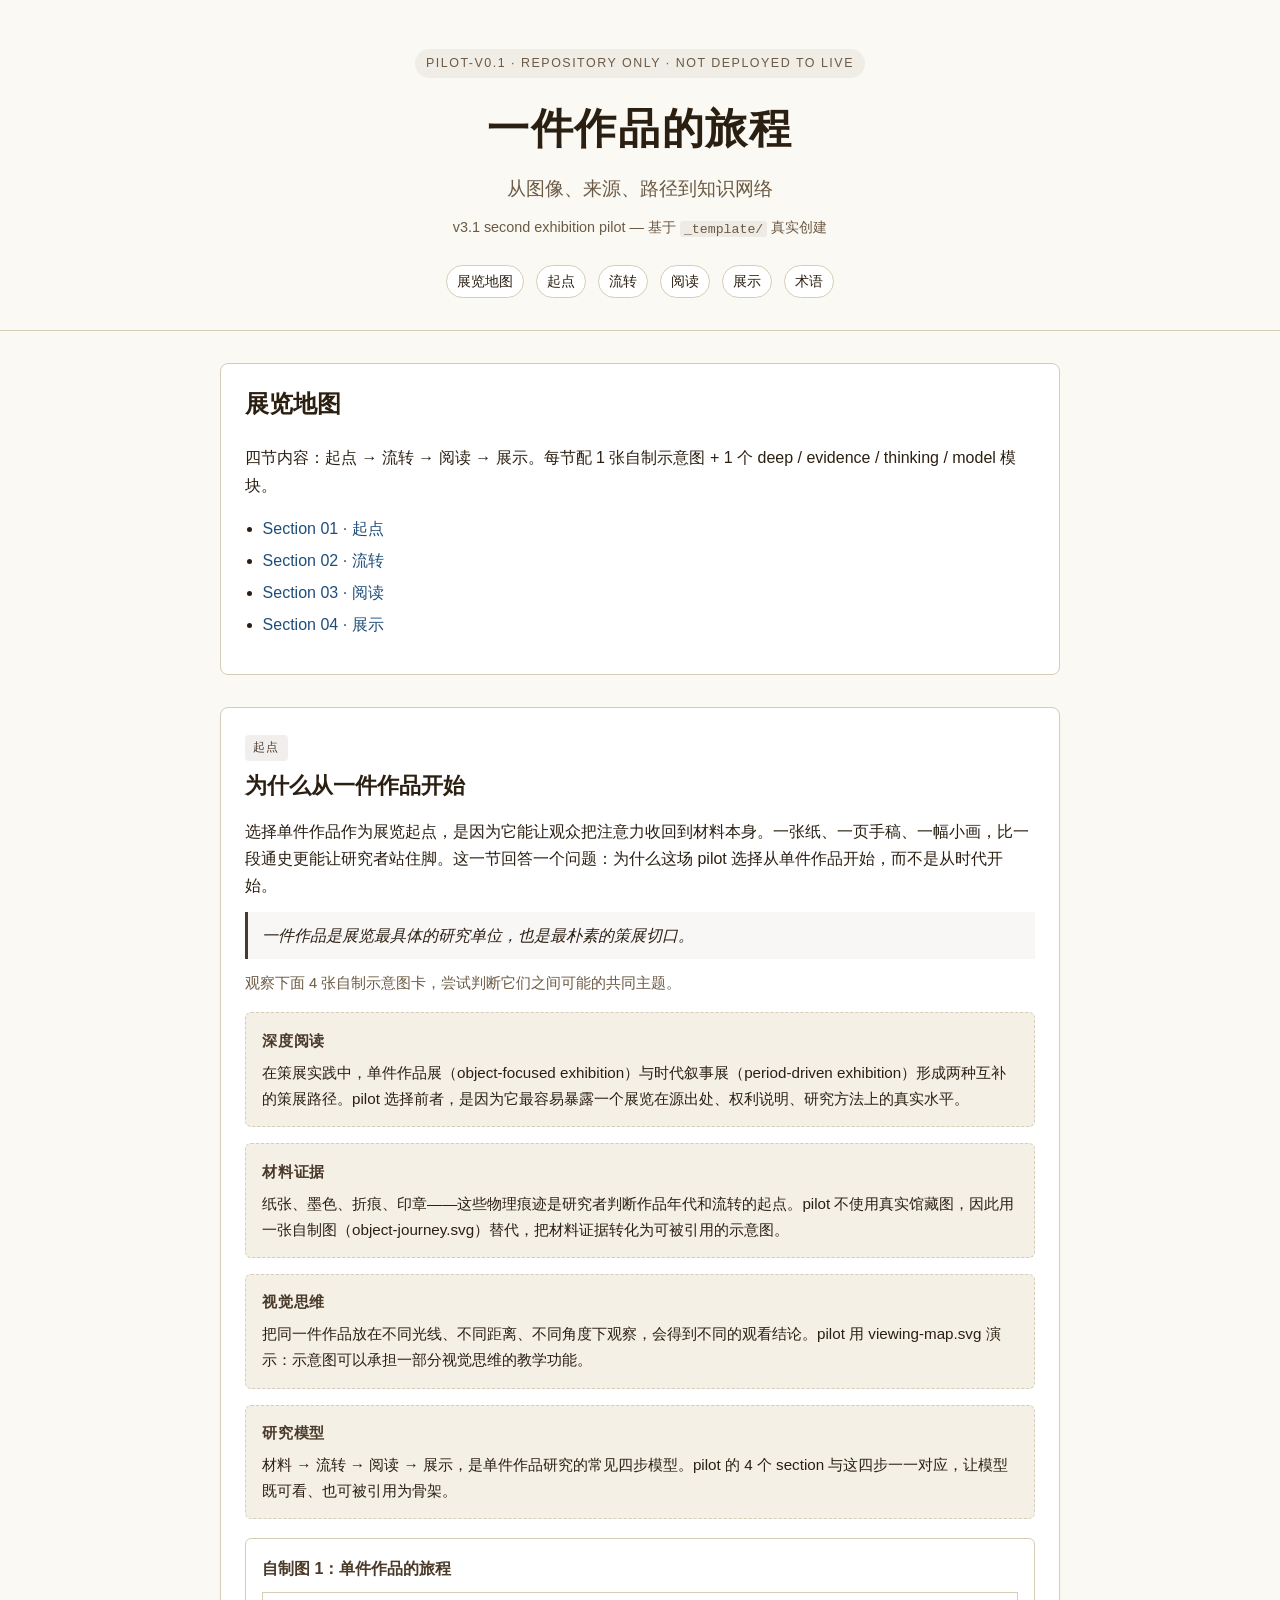
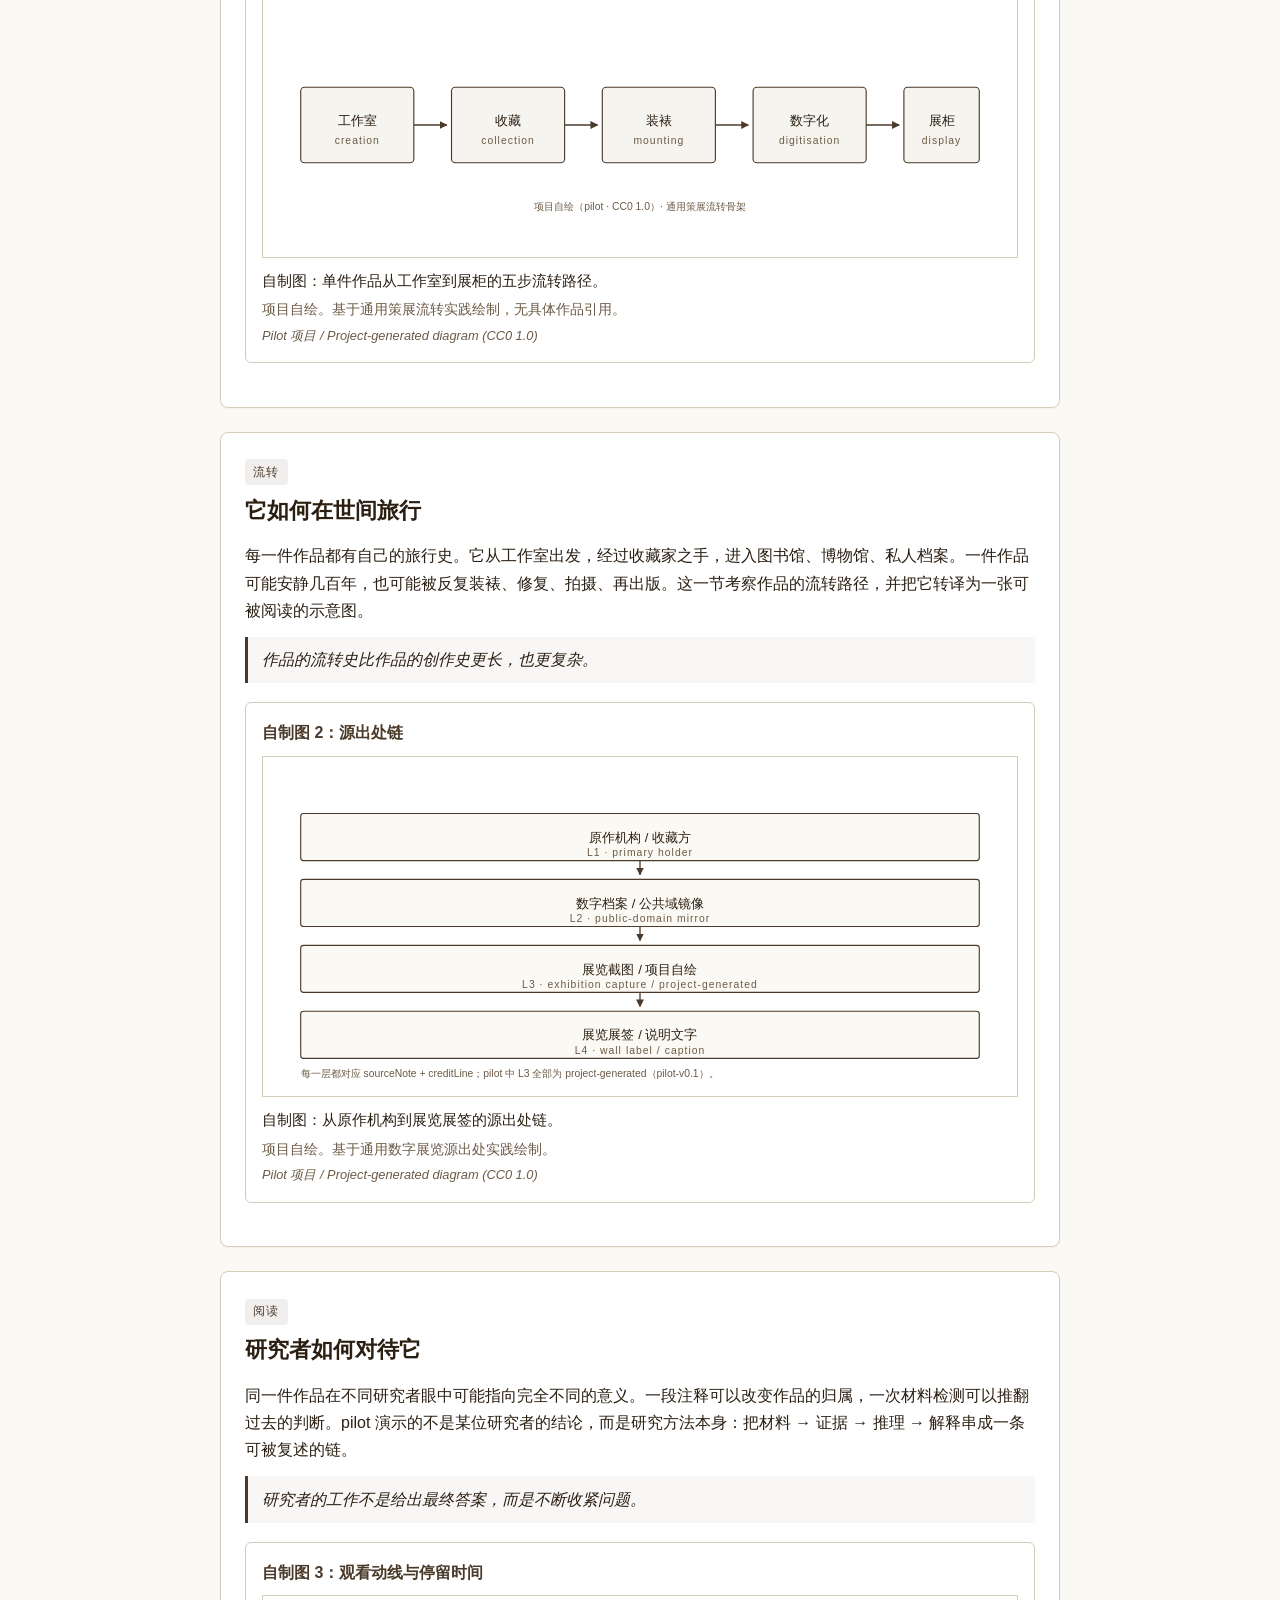
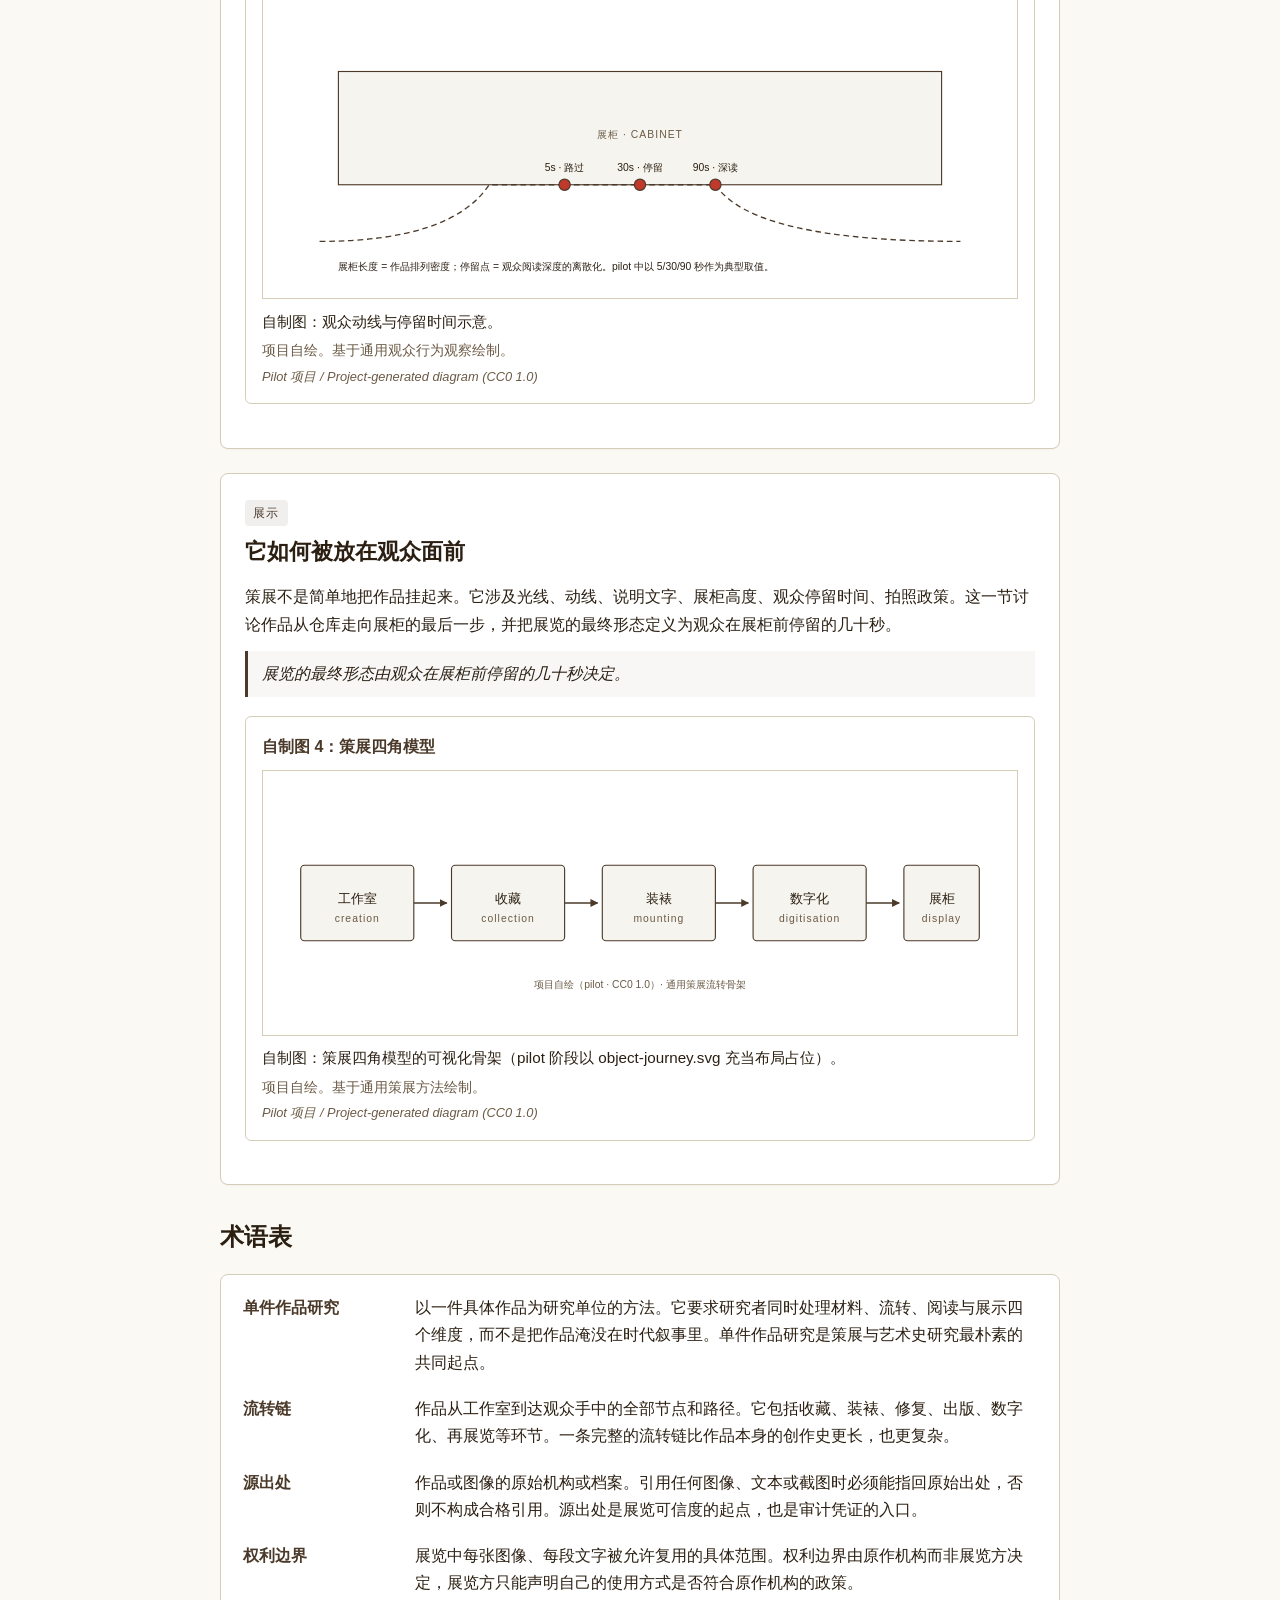
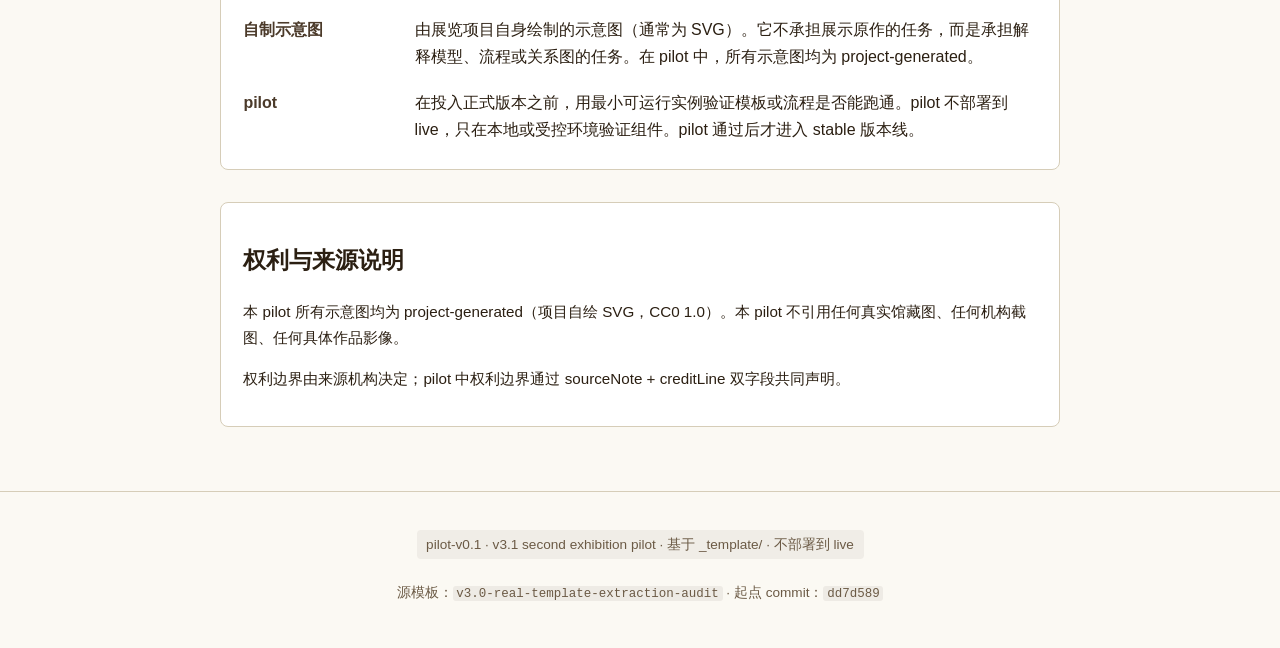
<file: _pilots/second-exhibition-pilot/site/index.html>
<!DOCTYPE html>
<html lang="zh-Hans">
<head>
  <meta charset="UTF-8">
  <meta name="viewport" content="width=device-width, initial-scale=1.0">
  <title>一件作品的旅程 · pilot-v0.1</title>
  <meta name="description" content="v3.1 second exhibition pilot — 验证中文数字展览模板能否独立组织一个小型研究型展览。">
  <meta name="pilot-version" content="pilot-v0.1">
  <meta name="source-template" content="_template/ (v3.0-real-template-extraction-audit)">
  <link rel="stylesheet" href="style.css">
</head>
<body data-pilot="v0.1">
  <header class="pilot-hero" role="banner">
    <p class="pilot-marker" aria-label="pilot marker">pilot-v0.1 · repository only · not deployed to live</p>
    <h1>一件作品的旅程</h1>
    <p class="pilot-subtitle">从图像、来源、路径到知识网络</p>
    <p class="pilot-tagline">v3.1 second exhibition pilot — 基于 <code>_template/</code> 真实创建</p>
    <nav class="pilot-quick" aria-label="3 分钟导览">
      <a href="#map">展览地图</a>
      <a href="#section-01">起点</a>
      <a href="#section-02">流转</a>
      <a href="#section-03">阅读</a>
      <a href="#section-04">展示</a>
      <a href="#glossary">术语</a>
    </nav>
  </header>

  <main>
    <section id="map" class="pilot-map" aria-labelledby="map-title">
      <h2 id="map-title">展览地图</h2>
      <p>四节内容：起点 → 流转 → 阅读 → 展示。每节配 1 张自制示意图 + 1 个 deep / evidence / thinking / model 模块。</p>
      <ul class="pilot-map-list">
        <li><a href="#section-01">Section 01 · 起点</a></li>
        <li><a href="#section-02">Section 02 · 流转</a></li>
        <li><a href="#section-03">Section 03 · 阅读</a></li>
        <li><a href="#section-04">Section 04 · 展示</a></li>
      </ul>
    </section>

    <section id="section-01" class="pilot-section" aria-labelledby="section-01-title">
      <p class="pilot-kicker">起点</p>
      <h3 id="section-01-title">为什么从一件作品开始</h3>
      <p class="pilot-body">选择单件作品作为展览起点，是因为它能让观众把注意力收回到材料本身。一张纸、一页手稿、一幅小画，比一段通史更能让研究者站住脚。这一节回答一个问题：为什么这场 pilot 选择从单件作品开始，而不是从时代开始。</p>
      <p class="pilot-takeaway">一件作品是展览最具体的研究单位，也是最朴素的策展切口。</p>
      <p class="pilot-viewer-action">观察下面 4 张自制示意图卡，尝试判断它们之间可能的共同主题。</p>

      <aside class="deep-reading" aria-label="深度阅读">
        <h4>深度阅读</h4>
        <p>在策展实践中，单件作品展（object-focused exhibition）与时代叙事展（period-driven exhibition）形成两种互补的策展路径。pilot 选择前者，是因为它最容易暴露一个展览在源出处、权利说明、研究方法上的真实水平。</p>
      </aside>
      <aside class="material-evidence" aria-label="材料证据">
        <h4>材料证据</h4>
        <p>纸张、墨色、折痕、印章——这些物理痕迹是研究者判断作品年代和流转的起点。pilot 不使用真实馆藏图，因此用一张自制图（object-journey.svg）替代，把材料证据转化为可被引用的示意图。</p>
      </aside>
      <aside class="visual-thinking" aria-label="视觉思维">
        <h4>视觉思维</h4>
        <p>把同一件作品放在不同光线、不同距离、不同角度下观察，会得到不同的观看结论。pilot 用 viewing-map.svg 演示：示意图可以承担一部分视觉思维的教学功能。</p>
      </aside>
      <aside class="research-model" aria-label="研究模型">
        <h4>研究模型</h4>
        <p>材料 → 流转 → 阅读 → 展示，是单件作品研究的常见四步模型。pilot 的 4 个 section 与这四步一一对应，让模型既可看、也可被引用为骨架。</p>
      </aside>

      <div class="template-artifact-card" data-artifact-id="pilot-object-journey">
        <h5>自制图 1：单件作品的旅程</h5>
        <img src="../assets/diagrams/object-journey.svg" alt="一张自制 SVG 示意图，用线性流程展示单件作品从工作室出发、经过收藏、装裱、数字化、再展览的流转路径。">
        <p class="template-artifact-caption">自制图：单件作品从工作室到展柜的五步流转路径。</p>
        <p class="template-source-note">项目自绘。基于通用策展流转实践绘制，无具体作品引用。</p>
        <p class="template-credit-line">Pilot 项目 / Project-generated diagram (CC0 1.0)</p>
      </div>
    </section>

    <section id="section-02" class="pilot-section" aria-labelledby="section-02-title">
      <p class="pilot-kicker">流转</p>
      <h3 id="section-02-title">它如何在世间旅行</h3>
      <p class="pilot-body">每一件作品都有自己的旅行史。它从工作室出发，经过收藏家之手，进入图书馆、博物馆、私人档案。一件作品可能安静几百年，也可能被反复装裱、修复、拍摄、再出版。这一节考察作品的流转路径，并把它转译为一张可被阅读的示意图。</p>
      <p class="pilot-takeaway">作品的流转史比作品的创作史更长，也更复杂。</p>

      <div class="template-artifact-card" data-artifact-id="pilot-evidence-chain">
        <h5>自制图 2：源出处链</h5>
        <img src="../assets/diagrams/evidence-chain.svg" alt="一张自制 SVG 示意图，展示从原作机构到数字档案、再到展览截图、再到展览展签的源出处链。">
        <p class="template-artifact-caption">自制图：从原作机构到展览展签的源出处链。</p>
        <p class="template-source-note">项目自绘。基于通用数字展览源出处实践绘制。</p>
        <p class="template-credit-line">Pilot 项目 / Project-generated diagram (CC0 1.0)</p>
      </div>
    </section>

    <section id="section-03" class="pilot-section" aria-labelledby="section-03-title">
      <p class="pilot-kicker">阅读</p>
      <h3 id="section-03-title">研究者如何对待它</h3>
      <p class="pilot-body">同一件作品在不同研究者眼中可能指向完全不同的意义。一段注释可以改变作品的归属，一次材料检测可以推翻过去的判断。pilot 演示的不是某位研究者的结论，而是研究方法本身：把材料 → 证据 → 推理 → 解释串成一条可被复述的链。</p>
      <p class="pilot-takeaway">研究者的工作不是给出最终答案，而是不断收紧问题。</p>

      <div class="template-artifact-card" data-artifact-id="pilot-viewing-map">
        <h5>自制图 3：观看动线与停留时间</h5>
        <img src="../assets/diagrams/viewing-map.svg" alt="一张自制 SVG 示意图，展示观众在展柜前的动线与停留时间。">
        <p class="template-artifact-caption">自制图：观众动线与停留时间示意。</p>
        <p class="template-source-note">项目自绘。基于通用观众行为观察绘制。</p>
        <p class="template-credit-line">Pilot 项目 / Project-generated diagram (CC0 1.0)</p>
      </div>
    </section>

    <section id="section-04" class="pilot-section" aria-labelledby="section-04-title">
      <p class="pilot-kicker">展示</p>
      <h3 id="section-04-title">它如何被放在观众面前</h3>
      <p class="pilot-body">策展不是简单地把作品挂起来。它涉及光线、动线、说明文字、展柜高度、观众停留时间、拍照政策。这一节讨论作品从仓库走向展柜的最后一步，并把展览的最终形态定义为观众在展柜前停留的几十秒。</p>
      <p class="pilot-takeaway">展览的最终形态由观众在展柜前停留的几十秒决定。</p>

      <div class="template-artifact-card" data-artifact-id="pilot-curator-model">
        <h5>自制图 4：策展四角模型</h5>
        <img src="../assets/diagrams/object-journey.svg" alt="一张自制 SVG 示意图，展示策展四角模型：作品 / 收藏 / 研究 / 观众。">
        <p class="template-artifact-caption">自制图：策展四角模型的可视化骨架（pilot 阶段以 object-journey.svg 充当布局占位）。</p>
        <p class="template-source-note">项目自绘。基于通用策展方法绘制。</p>
        <p class="template-credit-line">Pilot 项目 / Project-generated diagram (CC0 1.0)</p>
      </div>
    </section>

    <section id="glossary" class="pilot-glossary" aria-labelledby="glossary-title">
      <h2 id="glossary-title">术语表</h2>
      <dl class="template-glossary">
        <dt>单件作品研究</dt>
        <dd>以一件具体作品为研究单位的方法。它要求研究者同时处理材料、流转、阅读与展示四个维度，而不是把作品淹没在时代叙事里。单件作品研究是策展与艺术史研究最朴素的共同起点。</dd>
        <dt>流转链</dt>
        <dd>作品从工作室到达观众手中的全部节点和路径。它包括收藏、装裱、修复、出版、数字化、再展览等环节。一条完整的流转链比作品本身的创作史更长，也更复杂。</dd>
        <dt>源出处</dt>
        <dd>作品或图像的原始机构或档案。引用任何图像、文本或截图时必须能指回原始出处，否则不构成合格引用。源出处是展览可信度的起点，也是审计凭证的入口。</dd>
        <dt>权利边界</dt>
        <dd>展览中每张图像、每段文字被允许复用的具体范围。权利边界由原作机构而非展览方决定，展览方只能声明自己的使用方式是否符合原作机构的政策。</dd>
        <dt>自制示意图</dt>
        <dd>由展览项目自身绘制的示意图（通常为 SVG）。它不承担展示原作的任务，而是承担解释模型、流程或关系图的任务。在 pilot 中，所有示意图均为 project-generated。</dd>
        <dt>pilot</dt>
        <dd>在投入正式版本之前，用最小可运行实例验证模板或流程是否能跑通。pilot 不部署到 live，只在本地或受控环境验证组件。pilot 通过后才进入 stable 版本线。</dd>
      </dl>
    </section>

    <section class="pilot-rights" aria-labelledby="rights-title">
      <h2 id="rights-title">权利与来源说明</h2>
      <p>本 pilot 所有示意图均为 project-generated（项目自绘 SVG，CC0 1.0）。本 pilot 不引用任何真实馆藏图、任何机构截图、任何具体作品影像。</p>
      <p>权利边界由来源机构决定；pilot 中权利边界通过 sourceNote + creditLine 双字段共同声明。</p>
    </section>
  </main>

  <footer class="pilot-footer" role="contentinfo">
    <p class="pilot-footer-marker">pilot-v0.1 · v3.1 second exhibition pilot · 基于 _template/ · 不部署到 live</p>
    <p>源模板：<code>v3.0-real-template-extraction-audit</code> · 起点 commit：<code>dd7d589</code></p>
  </footer>

  <script src="script.js" defer></script>
</body>
</html>
</file>
<file: site/style.css>
:root {
  --bg: #f8f4eb;
  --text: #111111;
  --text-secondary: #5f5a52;
  --accent: #8B4513;
  --card: #ffffff;
  --border: rgba(0,0,0,0.12);
}

body {
  font-family: system-ui, -apple-system, "PingFang SC", sans-serif;
  background: var(--bg);
  color: var(--text);
  max-width: 1180px;
  margin: 0 auto;
  padding: 0 2rem;
  line-height: 1.75;
}

header {
  padding: 2rem 0;
  border-bottom: 1px solid var(--border);
}

nav {
  display: flex;
  gap: 1.5rem;
  flex-wrap: wrap;
}

nav a {
  color: var(--text-secondary);
  text-decoration: none;
  font-size: 0.95rem;
}

nav a:hover {
  color: var(--accent);
}

.hero {
  display: grid;
  grid-template-columns: 1fr 1fr;
  gap: 4rem;
  padding: 6rem 0 4rem;
  align-items: center;
}

.hero h1 {
  font-size: 4.2rem;
  line-height: 1.1;
  margin: 0 0 1rem;
}

.hero .subtitle {
  font-size: 1.35rem;
  color: var(--text-secondary);
  margin-bottom: 2rem;
}

.hero-text {
  max-width: 42ch;
  font-size: 1.05rem;
}

.hero-actions {
  margin-top: 2.5rem;
}

.btn {
  display: inline-block;
  padding: 0.75rem 1.75rem;
  border: 1px solid var(--accent);
  color: var(--accent);
  text-decoration: none;
  border-radius: 4px;
  margin-right: 1rem;
  font-size: 0.95rem;
}

.btn.secondary {
  border-color: var(--border);
  color: var(--text-secondary);
}

.curatorial {
  max-width: 68ch;
  margin: 4rem auto;
}

.curatorial-text {
  font-size: 1.1rem;
}

blockquote {
  font-size: 1.35rem;
  border-left: 4px solid var(--accent);
  padding-left: 1.5rem;
  margin: 3rem 0;
  color: var(--text-secondary);
}

.exhibition-map {
  margin: 5rem 0;
}

.map-grid {
  display: grid;
  grid-template-columns: repeat(auto-fit, minmax(280px, 1fr));
  gap: 1rem;
}

.map-grid a {
  display: block;
  padding: 1.25rem 1.5rem;
  background: var(--card);
  border: 1px solid var(--border);
  border-radius: 6px;
  color: var(--text);
  text-decoration: none;
  transition: all 0.2s;
}

.map-grid a:hover {
  border-color: var(--accent);
  transform: translateY(-1px);
}

.exhibition-section {
  margin: 6rem 0;
  padding-top: 2rem;
  border-top: 1px solid var(--border);
}

.section-header {
  margin-bottom: 2.5rem;
}

.section-number {
  font-size: 0.95rem;
  color: var(--accent);
  letter-spacing: 2px;
}

.exhibition-section h2 {
  font-size: 2.1rem;
  margin: 0.5rem 0 1rem;
}

.core-question {
  font-size: 1.1rem;
  color: var(--text-secondary);
  font-style: italic;
}

.section-content {
  max-width: 68ch;
  font-size: 1.05rem;
}

.figure-block {
  margin: 3rem 0;
  background: var(--card);
  padding: 2rem;
  border: 1px solid var(--border);
  border-radius: 8px;
}

.figure-block img {
  width: 100%;
  height: auto;
  display: block;
}

figcaption {
  margin-top: 1rem;
  font-size: 0.95rem;
  color: var(--text-secondary);
  text-align: center;
}

.meta-cards {
  display: grid;
  grid-template-columns: repeat(auto-fit, minmax(280px, 1fr));
  gap: 1.5rem;
  margin-top: 3rem;
}

.meta-card {
  background: var(--card);
  border: 1px solid var(--border);
  padding: 1.75rem;
  border-radius: 8px;
}

.tool-grid {
  display: grid;
  grid-template-columns: repeat(auto-fit, minmax(260px, 1fr));
  gap: 1.25rem;
  margin-top: 2rem;
}

.tool-card {
  background: var(--card);
  border: 1px solid var(--border);
  padding: 1.5rem;
  border-radius: 8px;
}

.sources {
  margin-top: 6rem;
  padding-top: 3rem;
  border-top: 1px solid var(--border);
}

footer {
  margin-top: 5rem;
  padding-top: 2rem;
  border-top: 1px solid var(--border);
  font-size: 0.9rem;
  color: var(--text-secondary);
}

/* ====== v1.7 exhibit image upgrade ====== */

:root {
  --paper: #fbfaf6;
  --warm-line: #cfc8b8;
  --gold: #9a7b3b;
  --green: #1f3a2e;
  --paper-strong: #fffefb;
  --paper-soft: #f3efe6;
}

/* hero with figure */
.exhibit-hero {
  margin: 0;
  background: var(--paper);
  border: 1px solid var(--warm-line);
  border-radius: 6px;
  padding: 1.5rem;
}
.exhibit-hero img {
  width: 100%;
  height: auto;
  display: block;
}

/* section lead */
.section-lead {
  max-width: 68ch;
  color: var(--text-secondary);
  font-size: 1.05rem;
  margin-bottom: 2rem;
}

/* hero quote 朴实 */
.hero-quote {
  border-left: 4px solid var(--gold);
  font-size: 1.3rem;
  color: #2a2a2a;
  margin: 1.5rem 0 4rem;
  padding-left: 1.5rem;
  max-width: 68ch;
}

/* v2.7 — 中文 3 分钟导览摘要 */
.quick-guide-zh {
  margin: 0 auto 3rem;
  max-width: 68ch;
  padding: 1.5rem 1.75rem;
  background: var(--surface, #faf8f3);
  border-radius: 8px;
  border: 1px solid var(--border, #e6dfd1);
}
.quick-guide-zh h2 {
  font-size: 1.1rem;
  margin: 0 0 1rem;
  color: var(--accent, #5a4a36);
  letter-spacing: 0.02em;
}
.quick-guide-zh ol {
  margin: 0;
  padding-left: 1.4rem;
  line-height: 1.7;
  color: #2a2a2a;
  font-size: 0.98rem;
}
.quick-guide-zh ol li {
  margin-bottom: 0.55rem;
}
.quick-guide-zh ol li:last-child {
  margin-bottom: 0;
}
.quick-guide-zh p.quick-guide-cta {
  margin: 1rem 0 0;
  font-size: 0.88rem;
  color: var(--text-secondary, #6b6354);
}
@media (max-width: 480px) {
  .quick-guide-zh {
    padding: 1.1rem 1.1rem;
  }
  .quick-guide-zh ol {
    font-size: 0.94rem;
  }
}

/* exhibit index grid */
.exhibit-index {
  margin: 4rem 0 2rem;
}
.exhibit-grid {
  display: grid;
  grid-template-columns: repeat(auto-fill, minmax(280px, 1fr));
  gap: 1rem;
}

/* artifact card */
.artifact-card {
  display: grid;
  grid-template-columns: auto 1fr;
  grid-template-rows: auto auto auto auto;
  grid-column-gap: 0.75rem;
  grid-row-gap: 0.45rem;
  padding: 1.4rem 1.5rem;
  background: var(--paper-strong);
  border: 1px solid var(--warm-line);
  border-radius: 6px;
  color: inherit;
  text-decoration: none;
  transition: border-color 0.18s ease, transform 0.18s ease;
}
.artifact-card:hover {
  border-color: var(--gold);
  transform: translateY(-1px);
}
.artifact-card[href]:hover {
  border-color: var(--gold);
}

.exhibit-no {
  grid-row: 1 / span 4;
  align-self: start;
  font-size: 1.4rem;
  font-weight: 600;
  color: var(--gold);
  border-right: 1px solid var(--warm-line);
  padding-right: 0.85rem;
  min-width: 1.4rem;
  text-align: center;
}
.exhibit-title {
  font-size: 1.05rem;
  font-weight: 600;
  color: var(--text);
}
.exhibit-kind {
  font-size: 0.85rem;
  color: var(--text-secondary);
  letter-spacing: 0.5px;
}
.exhibit-meta {
  display: flex;
  gap: 0.5rem;
  font-size: 0.85rem;
  color: var(--text-secondary);
  align-items: baseline;
}
.exhibit-meta .label {
  flex: 0 0 auto;
  color: var(--text-secondary);
  font-weight: 600;
  letter-spacing: 0.5px;
}
.exhibit-meta .value {
  flex: 1 1 auto;
  word-break: break-word;
}

/* gallery + cabinet containers */
.gallery {
  display: grid;
  grid-template-columns: repeat(auto-fit, minmax(300px, 1fr));
  gap: 1rem;
  margin: 2rem 0;
}
.exhibit-cabinet {
  margin: 2rem 0;
  display: grid;
  grid-template-columns: repeat(auto-fit, minmax(320px, 1fr));
  gap: 1rem;
}

/* large figure (different from .figure-block) */
.figure-large {
  margin: 2.5rem 0;
  background: var(--paper-strong);
  border: 1px solid var(--warm-line);
  padding: 1.5rem;
  border-radius: 6px;
}
.figure-large img {
  width: 100%;
  height: auto;
  display: block;
}
.figure-large figcaption {
  display: flex;
  flex-direction: column;
  gap: 0.25rem;
  margin-top: 1rem;
  text-align: left;
  padding-top: 1rem;
  border-top: 1px solid var(--warm-line);
}
.figure-title {
  font-weight: 600;
  color: var(--text);
  font-size: 0.98rem;
}
.source-note {
  font-size: 0.8rem;
  color: var(--text-secondary);
  font-style: italic;
}

/* viewing guide */
.viewing-guide {
  margin: 2rem 0;
  padding: 1.25rem 1.5rem;
  background: var(--paper-soft);
  border-left: 3px solid var(--gold);
  border-radius: 0 6px 6px 0;
}
.viewing-guide h3 {
  margin: 0 0 0.5rem;
  font-size: 1.05rem;
}
.viewing-guide ul {
  margin: 0.5rem 0 0;
  padding-left: 1.4rem;
}

/* comparison strip */
.comparison-strip {
  display: grid;
  grid-template-columns: repeat(auto-fit, minmax(220px, 1fr));
  gap: 1rem;
  margin: 2rem 0;
  counter-reset: strip;
}
.strip-cell {
  background: var(--paper-strong);
  border: 1px solid var(--warm-line);
  border-radius: 6px;
  padding: 1.25rem 1.5rem;
  position: relative;
}
.strip-cell .strip-label {
  display: block;
  font-weight: 600;
  margin-bottom: 0.4rem;
  color: var(--gold);
}
.strip-cell p {
  margin: 0;
  font-size: 0.95rem;
  color: var(--text-secondary);
}

/* tool wall 9-grid */
.tool-wall {
  display: grid;
  grid-template-columns: repeat(auto-fit, minmax(240px, 1fr));
  gap: 1rem;
  margin: 2rem 0;
}
.tool-cell {
  padding: 1.25rem 1.5rem;
  background: var(--paper-strong);
  border: 1px solid var(--warm-line);
  border-radius: 6px;
}
.tool-cell h4 {
  margin: 0 0 0.4rem;
  font-size: 1rem;
}
.tool-cell p {
  margin: 0;
  font-size: 0.92rem;
  color: var(--text-secondary);
}
.tool-cell--accent {
  background: var(--green);
  border-color: var(--green);
  color: var(--paper);
}
.tool-cell--accent h4 {
  color: var(--paper);
}
.tool-cell--accent p {
  color: var(--gold);
}

/* triptych figure emphasis */
.triptych-figure {
  border-color: var(--warm-line);
}

/* method cards */
.method-cards {
  display: grid;
  grid-template-columns: repeat(auto-fit, minmax(260px, 1fr));
  gap: 1rem;
  margin: 2rem 0;
}
.method-card {
  padding: 1.5rem;
  background: var(--paper-strong);
  border: 1px solid var(--warm-line);
  border-radius: 6px;
}
.method-card h4 {
  margin: 0 0 0.4rem;
  font-size: 1.05rem;
  color: var(--gold);
}
.method-card p {
  margin: 0;
  color: var(--text);
  font-size: 0.95rem;
}

/* version footer */
.version-footer {
  margin-top: 1rem;
  font-size: 0.85rem;
  color: var(--text-secondary);
  letter-spacing: 0.4px;
}

/* ====== v1.8 real image integration ====== */

/* image card (artifact card with leading figure) */
.artifact-card.image-card {
  display: grid;
  grid-template-columns: auto 1fr;
  grid-template-rows: auto auto auto auto auto auto;
  grid-column-gap: 0.75rem;
  grid-row-gap: 0.45rem;
}
.artifact-card.image-card .artifact-image {
  grid-column: 2 / 3;
  grid-row: 3 / 4;
  margin: 0.4rem 0 0.5rem;
}
.artifact-card.image-card .exhibit-no {
  grid-row: 1 / span 6;
}
.artifact-card.image-card .credit-line {
  grid-column: 2 / 3;
  font-size: 0.78rem;
  color: var(--text-secondary);
  border-top: 1px solid var(--warm-line);
  padding-top: 0.5rem;
  letter-spacing: 0.3px;
}

.artifact-image {
  margin: 0;
  background: var(--paper-strong);
  border: 1px solid var(--warm-line);
  border-radius: 4px;
  padding: 0.5rem;
  overflow: hidden;
}
.artifact-image img {
  display: block;
  width: 100%;
  height: auto;
  aspect-ratio: 1 / 1.25;       /* manuscript-sheet-friendly ratio */
  object-fit: contain;
  background: var(--paper-strong);
  border-radius: 2px;
}

/* image-grid container (gallery / cabinet) */
.image-grid {
  display: grid;
  grid-template-columns: repeat(auto-fit, minmax(280px, 1fr));
  gap: 1rem;
  margin: 2rem 0;
}

/* credit line class (used on its own, e.g. inside a card) */
.credit-line {
  display: block;
  font-size: 0.8rem;
  color: var(--text-secondary);
  font-style: italic;
}

/* image placeholder pro (screenshot-needed card) */
.image-placeholder-pro {
  display: block;
  margin: 2rem 0;
  padding: 1.5rem 1.75rem;
  background: var(--paper-soft);
  border: 1px dashed var(--gold);
  border-radius: 6px;
}
.image-placeholder-pro h4 {
  margin: 0.5rem 0;
  font-size: 1.1rem;
  color: var(--text);
}
.image-placeholder-pro p {
  margin: 0.4rem 0;
  color: var(--text);
  font-size: 0.95rem;
  line-height: 1.6;
}
.image-placeholder-pro p code {
  background: var(--paper-strong);
  padding: 0.1rem 0.4rem;
  border-radius: 3px;
  border: 1px solid var(--warm-line);
  font-size: 0.86rem;
}
.placeholder-tag {
  display: inline-block;
  font-size: 0.72rem;
  letter-spacing: 1.2px;
  text-transform: uppercase;
  color: var(--gold);
  font-weight: 600;
  margin-bottom: 0.4rem;
}

/* collection-label minor */
.collection-label {
  font-size: 0.78rem;
  color: var(--text-secondary);
  letter-spacing: 0.4px;
}

/* source-link small caption */
.source-link {
  font-size: 0.85rem;
  color: var(--text-secondary);
}

/* Responsive (mobile) — image cards */
@media (max-width: 720px) {
  .artifact-card.image-card {
    grid-template-columns: 1fr;
  }
  .artifact-card.image-card .exhibit-no {
    grid-row: auto;
    border-right: none;
    border-bottom: 1px solid var(--warm-line);
    padding: 0 0 0.5rem 0;
    text-align: left;
  }
  .artifact-card.image-card .artifact-image,
  .artifact-card.image-card .credit-line {
    grid-column: 1 / 2;
  }
  .image-grid {
    grid-template-columns: 1fr;
  }
}

  body {
    padding: 0 1rem;
  }
  .hero {
    grid-template-columns: 1fr;
    gap: 2rem;
    padding: 3rem 0;
  }
  .hero h1 {
    font-size: 2.4rem;
  }
  .exhibition-section h2 {
    font-size: 1.6rem;
  }
  .gallery,
  .exhibit-grid,
  .tool-wall,
  .exhibit-cabinet,
  .method-cards,
  .comparison-strip {
    grid-template-columns: 1fr;
  }
  .artifact-card {
    grid-template-columns: 1fr;
  }
  .exhibit-no {
    grid-row: auto;
    border-right: none;
    border-bottom: 1px solid var(--warm-line);
    padding: 0 0 0.5rem 0;
    text-align: left;
  }
  img {
    max-width: 100%;
  }
}

/* ============================================================
   v2.2 — Exhibition Experience Upgrade
   - visit-routes / route-card
   - timeline / timeline-item
   - reading-cards / reading-card
   - research-scenarios / scenario-card
   - postscript
   - lightbox / lightbox-panel / close-lightbox
   ============================================================ */

/* --- Visit routes (参观路线) ------------------------------- */
.visit-routes {
  background: rgba(255,255,255,0.55);
  border: 1px solid var(--border);
  border-radius: 14px;
  padding: 2.5rem 2rem;
  margin: 2.5rem 0;
}
.visit-routes .route-lede {
  margin: 0.25rem 0 1.75rem;
  color: var(--text-secondary);
  font-size: 1rem;
}
.route-grid {
  display: grid;
  grid-template-columns: repeat(3, minmax(0, 1fr));
  gap: 1.25rem;
}
.route-card {
  display: flex;
  flex-direction: column;
  gap: 0.6rem;
  padding: 1.4rem 1.25rem 1.2rem;
  background: var(--card);
  border: 1px solid var(--border);
  border-radius: 10px;
  transition: transform 0.18s ease, box-shadow 0.18s ease, border-color 0.18s ease;
}
.route-card:hover {
  transform: translateY(-2px);
  box-shadow: 0 6px 18px -10px rgba(17,17,17,0.18);
  border-color: rgba(139,69,19,0.35);
}
.route-card .route-name {
  font-size: 1.05rem;
  font-weight: 600;
  color: var(--text);
  margin: 0;
}
.route-card .route-time {
  display: inline-block;
  width: fit-content;
  font-size: 0.78rem;
  letter-spacing: 0.02em;
  color: var(--accent);
  border: 1px solid rgba(139,69,19,0.35);
  border-radius: 999px;
  padding: 0.15rem 0.6rem;
}
.route-card .route-for {
  font-size: 0.92rem;
  color: var(--text-secondary);
  margin: 0;
}
.route-card .route-stops {
  font-size: 0.85rem;
  color: var(--text-secondary);
  margin: 0.25rem 0 0.5rem;
  line-height: 1.55;
}
.route-card .route-stops code {
  font-size: 0.78rem;
  color: var(--text);
  background: rgba(139,69,19,0.07);
  padding: 0.05rem 0.35rem;
  border-radius: 4px;
}
.route-card .route-cta {
  margin-top: auto;
  font-size: 0.92rem;
  color: var(--accent);
  text-decoration: none;
  border-top: 1px solid var(--border);
  padding-top: 0.7rem;
}
.route-card .route-cta::after {
  content: " →";
  font-weight: 400;
}
.route-card .route-cta:hover {
  text-decoration: underline;
}

/* --- Timeline (一张纸页的五百年旅程) ------------------------ */
.timeline {
  position: relative;
  margin: 2.5rem 0;
  padding: 1rem 0;
}
.timeline::before {
  content: "";
  position: absolute;
  left: 0.6rem;
  top: 1.4rem;
  bottom: 1.4rem;
  width: 2px;
  background: linear-gradient(to bottom, rgba(139,69,19,0.18), rgba(139,69,19,0.55), rgba(139,69,19,0.18));
}
.timeline-item {
  position: relative;
  padding: 0.5rem 0 1rem 2.5rem;
}
.timeline-item::before {
  content: "";
  position: absolute;
  left: 0;
  top: 1.05rem;
  width: 1.25rem;
  height: 1.25rem;
  border-radius: 50%;
  background: var(--card);
  border: 2px solid var(--accent);
}
.timeline-item .t-year {
  display: block;
  font-size: 0.85rem;
  font-weight: 600;
  letter-spacing: 0.04em;
  color: var(--accent);
  margin-bottom: 0.15rem;
}
.timeline-item .t-text {
  font-size: 0.98rem;
  line-height: 1.65;
  color: var(--text);
  margin: 0;
}
.timeline-item .t-text strong {
  font-weight: 600;
}

/* --- Reading module (展品细读) ------------------------------ */
.reading-cards {
  display: grid;
  grid-template-columns: repeat(2, minmax(0, 1fr));
  gap: 1.5rem;
  margin: 1.75rem 0 0;
}
.reading-card {
  background: var(--card);
  border: 1px solid var(--border);
  border-radius: 12px;
  padding: 1.4rem;
  display: flex;
  flex-direction: column;
  gap: 0.7rem;
}
.reading-card .reading-image {
  margin: 0;
  border-radius: 8px;
  overflow: hidden;
  background: #efe9dc;
}
.reading-card .reading-image img {
  display: block;
  width: 100%;
  height: auto;
  object-fit: cover;
  max-height: 280px;
  cursor: zoom-in;
  transition: transform 0.18s ease;
}
.reading-card .reading-image img:hover {
  transform: scale(1.01);
}
.reading-card .reading-title {
  font-size: 1rem;
  font-weight: 600;
  margin: 0;
  color: var(--text);
}
.reading-card .reading-meta {
  font-size: 0.85rem;
  color: var(--text-secondary);
  margin: 0;
}
.reading-card ol.reading-steps {
  margin: 0.3rem 0 0;
  padding-left: 1.15rem;
  color: var(--text);
  font-size: 0.93rem;
  line-height: 1.7;
}
.reading-card ol.reading-steps li {
  margin: 0.15rem 0;
}
.reading-card ol.reading-steps li strong {
  color: var(--accent);
  font-weight: 600;
}
.reading-card .reading-method {
  margin-top: 0.4rem;
  padding-top: 0.7rem;
  border-top: 1px solid var(--border);
  font-size: 0.88rem;
  color: var(--text-secondary);
  font-style: italic;
}

/* --- Research scenarios (强化展区 7) ------------------------ */
.research-scenarios {
  display: grid;
  grid-template-columns: repeat(2, minmax(0, 1fr));
  gap: 1rem;
  margin: 1.5rem 0 0;
}
.scenario-card {
  background: var(--card);
  border: 1px solid var(--border);
  border-radius: 10px;
  padding: 1.2rem 1.25rem;
  display: flex;
  flex-direction: column;
  gap: 0.5rem;
}
.scenario-card .scenario-q {
  font-size: 1rem;
  font-weight: 600;
  color: var(--text);
  margin: 0;
  line-height: 1.4;
}
.scenario-card .scenario-q::before {
  content: "问：";
  color: var(--accent);
  font-weight: 600;
  margin-right: 0.2rem;
}
.scenario-card .scenario-tool {
  font-size: 0.85rem;
  color: var(--text-secondary);
  margin: 0;
  font-family: ui-monospace, "SF Mono", "Cascadia Code", Menlo, monospace;
}
.scenario-card .scenario-tool strong {
  color: var(--text);
  font-weight: 600;
}
.scenario-card .scenario-out,
.scenario-card .scenario-why {
  font-size: 0.9rem;
  color: var(--text-secondary);
  margin: 0;
  line-height: 1.6;
}
.scenario-card .scenario-out::before {
  content: "得到：";
  color: var(--accent);
  font-weight: 600;
}
.scenario-card .scenario-why::before {
  content: "为什么：";
  color: var(--accent);
  font-weight: 600;
}

/* --- Postscript (展后总结) --------------------------------- */
.postscript {
  background: linear-gradient(180deg, rgba(255,255,255,0.4), rgba(255,255,255,0));
  border-left: 3px solid var(--accent);
  border-radius: 0 12px 12px 0;
  padding: 2rem 2.25rem;
  margin: 2.5rem 0;
}
.postscript h2 {
  margin: 0 0 0.8rem;
  font-size: 1.6rem;
  letter-spacing: -0.005em;
}
.postscript .postscript-lede {
  font-size: 1.05rem;
  color: var(--text);
  margin: 0 0 1rem;
  line-height: 1.75;
}
.postscript ul.postscript-points {
  margin: 0.75rem 0 0;
  padding-left: 1.15rem;
  font-size: 0.98rem;
  color: var(--text);
  line-height: 1.7;
}
.postscript ul.postscript-points li {
  margin: 0.25rem 0;
}
.postscript ul.postscript-points li strong {
  color: var(--accent);
  font-weight: 600;
}

/* --- Lightbox (lightweight, native JS) --------------------- */
.lightbox {
  position: fixed;
  inset: 0;
  display: none;
  align-items: center;
  justify-content: center;
  padding: 2rem;
  background: rgba(17,17,17,0.78);
  z-index: 9999;
  animation: lb-fade 0.18s ease;
}
.lightbox[aria-hidden="false"] {
  display: flex;
}
@keyframes lb-fade {
  from { opacity: 0; }
  to   { opacity: 1; }
}
.lightbox-panel {
  position: relative;
  background: var(--bg);
  border-radius: 12px;
  max-width: min(1100px, 96vw);
  max-height: 92vh;
  display: grid;
  grid-template-columns: minmax(0, 1.5fr) minmax(280px, 1fr);
  overflow: hidden;
  box-shadow: 0 24px 60px -20px rgba(0,0,0,0.5);
}
.lightbox-image {
  background: #efe9dc;
  display: flex;
  align-items: center;
  justify-content: center;
  overflow: hidden;
}
.lightbox-image img {
  width: 100%;
  height: 100%;
  max-height: 92vh;
  object-fit: contain;
  display: block;
}
.lightbox-meta {
  padding: 2rem 1.75rem;
  display: flex;
  flex-direction: column;
  gap: 0.65rem;
  overflow-y: auto;
  background: var(--card);
}
.lightbox-meta .lb-tag {
  font-size: 0.75rem;
  letter-spacing: 0.08em;
  text-transform: uppercase;
  color: var(--accent);
  font-weight: 600;
  margin: 0;
}
.lightbox-meta .lb-title {
  font-size: 1.35rem;
  font-weight: 600;
  margin: 0;
  line-height: 1.35;
}
.lightbox-meta .lb-subtitle {
  font-size: 0.95rem;
  color: var(--text-secondary);
  margin: 0;
  line-height: 1.6;
  font-style: italic;
}
.lightbox-meta .lb-section-label {
  font-size: 0.82rem;
  text-transform: uppercase;
  letter-spacing: 0.05em;
  color: var(--text-secondary);
  margin: 0.65rem 0 0.15rem;
  border-top: 1px solid var(--border);
  padding-top: 0.7rem;
}
.lightbox-meta .lb-credit,
.lightbox-meta .lb-viewing {
  font-size: 0.9rem;
  color: var(--text-secondary);
  margin: 0;
  line-height: 1.6;
}
.lightbox-meta .lb-hint {
  margin-top: auto;
  font-size: 0.78rem;
  color: var(--text-secondary);
  opacity: 0.7;
}
.close-lightbox {
  position: absolute;
  top: 0.6rem;
  right: 0.6rem;
  width: 2.4rem;
  height: 2.4rem;
  border-radius: 50%;
  background: var(--card);
  border: 1px solid var(--border);
  cursor: pointer;
  font-size: 1.2rem;
  color: var(--text);
  display: flex;
  align-items: center;
  justify-content: center;
  transition: background 0.15s, transform 0.15s;
  z-index: 2;
}
.close-lightbox:hover {
  background: rgba(139,69,19,0.1);
  transform: scale(1.06);
}
body.lb-open {
  overflow: hidden;
}

/* Lightbox-enabled images get a subtle zoom-in cursor */
.artifact-image img,
.reading-image img {
  cursor: zoom-in;
}
.artifact-image img[role="button"]:focus-visible,
.reading-image img[role="button"]:focus-visible {
  outline: 3px solid var(--accent);
  outline-offset: 2px;
  border-radius: 4px;
}

/* ============================================================
   v2.2 — mobile additions (under existing @media block)
   ============================================================ */
@media (max-width: 720px) {
  .route-grid {
    grid-template-columns: 1fr;
  }
  .reading-cards,
  .research-scenarios {
    grid-template-columns: 1fr;
  }
  .timeline::before {
    left: 0.3rem;
  }
  .timeline-item {
    padding-left: 1.9rem;
  }
  .timeline-item::before {
    width: 1rem;
    height: 1rem;
  }
  .postscript {
    padding: 1.4rem 1.25rem;
  }
  /* Stack lightbox vertically on mobile */
  .lightbox-panel {
    grid-template-columns: 1fr;
    grid-template-rows: minmax(0, 60vh) minmax(0, 1fr);
    max-height: 96vh;
  }
  .lightbox-image img {
    max-height: 60vh;
  }
  .lightbox-meta {
    padding: 1.2rem 1.1rem;
  }
}

/* Tablet breakpoint for routes (2-col on tablet) */
@media (min-width: 721px) and (max-width: 1024px) {
  .route-grid {
    grid-template-columns: repeat(2, minmax(0, 1fr));
  }
}

/* ============================================================
   v2.3 — Platform Screenshot Cards
   Replacement for .image-placeholder-pro · genuine screenshots
   of teche.museogalileo.it/leonardo/* rendered into the page
   with proper figcaption + source-note + credit-line + lightbox.
   ============================================================ */
.platform-screenshot-card {
  margin: 1.75rem 0;
  padding: 1.2rem 1.25rem 1.1rem;
  background: var(--card);
  border: 1px solid var(--border);
  border-radius: 12px;
  display: flex;
  flex-direction: column;
  gap: 0.6rem;
}
.platform-screenshot-card .platform-screenshot-tag {
  display: inline-block;
  width: fit-content;
  font-size: 0.72rem;
  letter-spacing: 0.06em;
  text-transform: uppercase;
  color: var(--accent);
  font-weight: 600;
  border: 1px solid rgba(139,69,19,0.35);
  border-radius: 999px;
  padding: 0.18rem 0.65rem;
  margin: 0;
}
.platform-screenshot-card .platform-screenshot-title {
  font-size: 1.05rem;
  font-weight: 600;
  color: var(--text);
  margin: 0;
  line-height: 1.4;
}
.platform-screenshot-card .platform-screenshot-subtitle {
  font-size: 0.88rem;
  color: var(--text-secondary);
  margin: 0;
  line-height: 1.55;
}
.platform-screenshot-frame {
  margin: 0;
  border-radius: 8px;
  overflow: hidden;
  background: #efe9dc;
  border: 1px solid rgba(139,69,19,0.15);
  display: block;
}
.platform-screenshot-frame img {
  display: block;
  width: 100%;
  height: auto;
  max-width: 100%;
  cursor: zoom-in;
  transition: transform 0.18s ease, box-shadow 0.18s ease;
}
.platform-screenshot-frame img:hover {
  transform: scale(1.005);
  box-shadow: 0 8px 24px -12px rgba(0,0,0,0.18);
}
.platform-screenshot-frame .figcaption {
  padding: 0.7rem 0.25rem 0.05rem;
  display: flex;
  flex-direction: column;
  gap: 0.2rem;
  background: var(--card);
}
.platform-screenshot-frame .figcaption .figure-title {
  font-size: 0.9rem;
  color: var(--text);
  font-weight: 600;
}
.platform-screenshot-frame .figcaption .source-note {
  font-size: 0.78rem;
  color: var(--text-secondary);
  font-style: italic;
  margin-top: 0.15rem;
}
.platform-screenshot-frame .figcaption .credit-line {
  display: block;
  font-size: 0.78rem;
  color: var(--text-secondary);
  border-top: 1px dashed var(--border);
  padding-top: 0.4rem;
  margin-top: 0.4rem;
}

/* Tight stack on mobile — keep image full-width but smaller padding */
@media (max-width: 720px) {
  .platform-screenshot-card {
    padding: 1rem 0.9rem 0.85rem;
    margin: 1.25rem 0;
  }
  .platform-screenshot-card .platform-screenshot-title {
    font-size: 0.98rem;
  }
  .platform-screenshot-card .platform-screenshot-subtitle {
    font-size: 0.85rem;
  }
}

/* Once a placeholder card is fully replaced, the empty legacy state
   (`.image-placeholder-pro`) shouldn't be rendered. We keep it in the
   CSS file but make any leftover match a research entry card fallback
   (zero `.image-placeholder-pro` card should remain in v2.3+). */
.source-entry-card {
  margin: 1.5rem 0;
  padding: 1rem 1.15rem;
  background: rgba(255,255,255,0.6);
  border: 1px solid var(--border);
  border-left: 3px solid var(--accent);
  border-radius: 0 10px 10px 0;
}
.source-entry-card .source-entry-kind {
  font-size: 0.78rem;
  letter-spacing: 0.04em;
  text-transform: uppercase;
  color: var(--accent);
  font-weight: 600;
  margin: 0;
}
.source-entry-card .source-entry-text {
  font-size: 0.95rem;
  color: var(--text);
  margin: 0.35rem 0 0.2rem;
  line-height: 1.6;
}
.source-entry-card .source-entry-link {
  font-size: 0.85rem;
  color: var(--text-secondary);
  margin: 0;
  word-break: break-all;
}

/* ============================================================
   v2.4 — Artifact Annotation Upgrade
   - .viewing-primer (4-step guide before exhibits)
   - .primer-card (4 cards)
   - .annotation-panel (close-reading annotation block)
   - .annotation-list (3 bullets)
   - .interface-note (platform screenshot explanation)
   - .glossary + .glossary-grid + .glossary-item
   - .lightbox-viewing-label
   ============================================================ */

/* --- Viewing primer (导览) ------------------------------- */
.viewing-primer {
  margin: 2.5rem 0;
  padding: 2.25rem 2rem 2rem;
  background: rgba(255,255,255,0.55);
  border: 1px solid var(--border);
  border-radius: 14px;
}
.viewing-primer .primer-lede {
  margin: 0.25rem 0 1.5rem;
  color: var(--text-secondary);
  font-size: 1rem;
  line-height: 1.65;
  max-width: 60ch;
}
.primer-grid {
  display: grid;
  grid-template-columns: repeat(4, minmax(0, 1fr));
  gap: 1rem;
  counter-reset: primer;
}
.primer-card {
  position: relative;
  padding: 1.3rem 1.1rem 1.1rem;
  background: var(--card);
  border: 1px solid var(--border);
  border-radius: 10px;
  display: flex;
  flex-direction: column;
  gap: 0.55rem;
  counter-increment: primer;
}
.primer-card::before {
  content: counter(primer) " · ";
  font-size: 0.72rem;
  letter-spacing: 0.08em;
  color: var(--accent);
  font-weight: 600;
  text-transform: uppercase;
}
.primer-card .primer-name {
  font-size: 1rem;
  font-weight: 600;
  color: var(--text);
  margin: 0;
  line-height: 1.4;
}
.primer-card .primer-text {
  font-size: 0.92rem;
  color: var(--text-secondary);
  margin: 0;
  line-height: 1.55;
}
.primer-card .primer-meta {
  font-size: 0.78rem;
  color: var(--accent);
  border-top: 1px solid var(--border);
  padding-top: 0.5rem;
  margin-top: 0.25rem;
  font-family: ui-monospace, "SF Mono", "Cascadia Code", Menlo, monospace;
}

/* --- Annotation panel (展品细读) -------------------------- */
.annotation-panel {
  margin: 1.4rem 0 0;
  padding: 1.05rem 1.2rem 1.1rem;
  background: rgba(248,244,235,0.7);
  border: 1px solid var(--border);
  border-left: 3px solid var(--accent);
  border-radius: 0 10px 10px 0;
  display: flex;
  flex-direction: column;
  gap: 0.6rem;
}
.annotation-panel .annotation-tag {
  font-size: 0.72rem;
  letter-spacing: 0.08em;
  text-transform: uppercase;
  color: var(--accent);
  font-weight: 600;
  margin: 0;
}
.annotation-panel .annotation-heading {
  font-size: 0.95rem;
  font-weight: 600;
  color: var(--text);
  margin: 0;
  line-height: 1.45;
}
.annotation-list {
  margin: 0;
  padding: 0;
  list-style: none;
  display: flex;
  flex-direction: column;
  gap: 0.45rem;
}
.annotation-list li {
  position: relative;
  padding-left: 1.4rem;
  font-size: 0.9rem;
  line-height: 1.55;
  color: var(--text);
}
.annotation-list li::before {
  content: "◦";
  position: absolute;
  left: 0;
  top: 0;
  color: var(--accent);
  font-weight: 600;
  font-size: 1.1rem;
  line-height: 1.4;
}
.annotation-list li strong {
  color: var(--text);
  font-weight: 600;
}
.annotation-list li .annotation-paren {
  color: var(--text-secondary);
}
.annotation-panel .annotation-so-what {
  font-size: 0.86rem;
  font-style: italic;
  color: var(--text-secondary);
  border-top: 1px dashed var(--border);
  padding-top: 0.55rem;
  margin: 0.15rem 0 0;
  line-height: 1.55;
}
.annotation-panel .annotation-so-what::before {
  content: "这说明什么：";
  font-style: normal;
  font-weight: 600;
  color: var(--accent);
  margin-right: 0.2rem;
}

/* --- Interface note (平台截图解读) ----------------------- */
.interface-note {
  margin: 1.4rem 0 0;
  padding: 1.05rem 1.2rem;
  background: rgba(255,255,255,0.55);
  border: 1px solid var(--border);
  border-radius: 10px;
  display: flex;
  flex-direction: column;
  gap: 0.55rem;
}
.interface-note .interface-tag {
  font-size: 0.72rem;
  letter-spacing: 0.08em;
  text-transform: uppercase;
  color: var(--accent);
  font-weight: 600;
  margin: 0;
}
.interface-note .interface-heading {
  font-size: 0.95rem;
  font-weight: 600;
  color: var(--text);
  margin: 0;
  line-height: 1.45;
}
.interface-note .interface-rows {
  display: grid;
  grid-template-columns: minmax(120px, max-content) 1fr;
  gap: 0.35rem 0.9rem;
  margin: 0;
  font-size: 0.88rem;
  line-height: 1.55;
}
.interface-note .interface-rows dt {
  color: var(--accent);
  font-weight: 600;
  margin: 0;
}
.interface-note .interface-rows dd {
  color: var(--text);
  margin: 0;
}

/* --- Glossary (术语表) ------------------------------------ */
.glossary {
  margin: 2.5rem 0;
  padding: 2.25rem 2rem;
  background: rgba(255,255,255,0.55);
  border: 1px solid var(--border);
  border-radius: 14px;
}
.glossary .glossary-lede {
  margin: 0.25rem 0 1.5rem;
  color: var(--text-secondary);
  font-size: 0.98rem;
  line-height: 1.65;
  max-width: 60ch;
}
.glossary-grid {
  display: grid;
  grid-template-columns: repeat(2, minmax(0, 1fr));
  gap: 0.85rem 1.25rem;
}
.glossary-item {
  display: grid;
  grid-template-columns: minmax(140px, max-content) 1fr;
  gap: 0.6rem 1rem;
  padding: 0.85rem 1rem 0.8rem;
  background: var(--card);
  border: 1px solid var(--border);
  border-radius: 8px;
  align-items: start;
}
.glossary-item .glossary-term {
  font-weight: 600;
  color: var(--text);
  font-size: 0.95rem;
  line-height: 1.4;
  margin: 0;
}
.glossary-item .glossary-term .glossary-term-en {
  display: block;
  font-weight: 400;
  color: var(--text-secondary);
  font-size: 0.78rem;
  font-family: ui-monospace, "SF Mono", "Cascadia Code", Menlo, monospace;
  margin-top: 0.1rem;
}
.glossary-item .glossary-def {
  margin: 0;
  font-size: 0.88rem;
  line-height: 1.6;
  color: var(--text-secondary);
}

/* --- Lightbox viewing-label (mirror of HTML structure) --- */
.lightbox-meta .lightbox-viewing-label {
  font-size: 0.78rem;
  letter-spacing: 0.04em;
  color: var(--accent);
  font-weight: 600;
  margin: 0.6rem 0 0.2rem;
  border-top: 1px solid var(--border);
  padding-top: 0.6rem;
  text-transform: uppercase;
}

/* ============================================================
   v2.4 — mobile additions
   ============================================================ */
@media (max-width: 720px) {
  .primer-grid {
    grid-template-columns: 1fr;
  }
  .glossary-grid {
    grid-template-columns: 1fr;
  }
  .glossary-item {
    grid-template-columns: 1fr;
    gap: 0.25rem;
  }
  .viewing-primer,
  .glossary {
    padding: 1.4rem 1.2rem;
  }
  .annotation-panel,
  .interface-note {
    padding: 0.95rem 1rem;
  }
  .interface-note .interface-rows {
    grid-template-columns: 1fr;
    gap: 0.15rem 0;
  }
  .interface-note .interface-rows dt {
    margin-top: 0.3rem;
  }
}

/* Tablet: primer 2x2 */
@media (min-width: 721px) and (max-width: 1024px) {
  .primer-grid {
    grid-template-columns: repeat(2, minmax(0, 1fr));
  }
}

/* ============================================================
   v2.5-real — Guided Tour + Interaction Accessibility
   ============================================================ */

/* ---------- Tour progress (sticky, lightweight) ---------- */
.tour-progress {
  position: sticky;
  top: 0;
  z-index: 50;
  background: rgba(248, 244, 235, 0.96);
  backdrop-filter: blur(6px);
  border-bottom: 1px solid var(--border);
  margin: 0 -2rem 1.5rem;
  padding: 0.6rem 2rem;
}
.tour-progress-inner {
  display: flex;
  align-items: center;
  gap: 1rem;
  max-width: 1140px;
  margin: 0 auto;
}
.tour-current {
  display: inline-flex;
  align-items: center;
  gap: 0.5rem;
  background: transparent;
  border: 1px solid var(--border);
  border-radius: 999px;
  padding: 0.35rem 0.9rem;
  font-size: 0.85rem;
  color: var(--text);
  cursor: pointer;
  font-family: inherit;
  white-space: nowrap;
}
.tour-current:hover { background: var(--card); }
.tour-current[aria-expanded="true"] { background: var(--card); }
.tour-current-meta { color: var(--text-secondary); font-variant-numeric: tabular-nums; }
.tour-progress-bar {
  flex: 1 1 auto;
  height: 4px;
  background: var(--border);
  border-radius: 2px;
  overflow: hidden;
}
.tour-progress-fill {
  display: block;
  height: 100%;
  background: var(--accent);
  transition: width 240ms ease-out;
}
.tour-jump-list {
  list-style: none;
  margin: 0.4rem 0 0;
  padding: 0.5rem 0 0;
  display: none;
  flex-wrap: wrap;
  gap: 0.4rem;
  border-top: 1px solid var(--border);
}
.tour-jump-list[data-open="true"] { display: flex; }
.tour-jump-list li a {
  display: inline-block;
  padding: 0.25rem 0.6rem;
  border-radius: 4px;
  font-size: 0.8rem;
  color: var(--text-secondary);
  text-decoration: none;
  border: 1px solid transparent;
}
.tour-jump-list li a:hover { background: var(--card); }
.tour-jump-list li a[aria-current="true"] {
  background: var(--card);
  border-color: var(--accent);
  color: var(--text);
  font-weight: 600;
}

/* ---------- Section takeaway ---------- */
.section-takeaway {
  margin: 1.5rem 0 0;
  padding: 1.1rem 1.4rem;
  border-left: 3px solid var(--accent);
  background: var(--card);
  border-radius: 0 6px 6px 0;
  font-size: 0.95rem;
  line-height: 1.7;
  color: var(--text);
}
.section-takeaway-label {
  display: block;
  font-size: 0.75rem;
  font-weight: 600;
  letter-spacing: 0.08em;
  text-transform: uppercase;
  color: var(--text-secondary);
  margin-bottom: 0.4rem;
}

/* ---------- Section nav (runtime-generated) ---------- */
.section-nav {
  display: flex;
  flex-wrap: wrap;
  gap: 0.5rem;
  margin: 2rem 0 0;
  padding: 1rem 0 0;
  border-top: 1px solid var(--border);
}
.section-nav-link {
  display: inline-block;
  padding: 0.4rem 0.9rem;
  border: 1px solid var(--border);
  border-radius: 4px;
  font-size: 0.85rem;
  color: var(--text);
  text-decoration: none;
  background: transparent;
}
.section-nav-link:hover { background: var(--card); border-color: var(--accent); }
.section-nav-link.is-map { color: var(--text-secondary); }

/* ---------- Guided mode ---------- */
.guided-mode-launcher {
  margin: 1rem 0 1.5rem;
  display: flex;
  align-items: center;
  flex-wrap: wrap;
  gap: 0.8rem;
}
.guided-mode-hint {
  margin: 0;
  font-size: 0.85rem;
  color: var(--text-secondary);
}
body.guided-mode .guided-highlight {
  outline: 2px solid var(--accent);
  outline-offset: 4px;
  border-radius: 4px;
  background: rgba(255, 255, 255, 0.6);
  padding: 0.6rem;
  margin: 0.4rem 0;
}
body.guided-mode .guided-skip-note {
  position: relative;
  opacity: 0.55;
}
body.guided-mode .guided-skip-note::after {
  content: "可跳过";
  position: absolute;
  top: 0.5rem;
  right: 0.5rem;
  background: var(--card);
  color: var(--text-secondary);
  font-size: 0.7rem;
  padding: 0.1rem 0.5rem;
  border: 1px solid var(--border);
  border-radius: 999px;
  pointer-events: none;
}
.guided-mode-banner {
  position: fixed;
  top: 0.5rem;
  left: 50%;
  transform: translateX(-50%);
  z-index: 100;
  background: var(--text);
  color: var(--bg);
  padding: 0.5rem 1rem;
  border-radius: 999px;
  display: flex;
  align-items: center;
  gap: 0.8rem;
  font-size: 0.85rem;
  box-shadow: 0 4px 12px rgba(0, 0, 0, 0.15);
}
.guided-mode-banner button {
  background: transparent;
  color: inherit;
  border: 1px solid currentColor;
  border-radius: 999px;
  padding: 0.15rem 0.6rem;
  font-size: 0.75rem;
  cursor: pointer;
  font-family: inherit;
}
.guided-mode-banner button:hover { background: rgba(255, 255, 255, 0.12); }

/* ---------- Lightbox a11y ---------- */
.lightbox[aria-hidden="true"] { display: none !important; }
.lightbox[role="dialog"]:focus { outline: none; }
.lightbox-close:focus-visible {
  outline: 2px solid var(--accent);
  outline-offset: 2px;
}

/* ---------- Focus-visible (global) ---------- */
:focus-visible {
  outline: 2px solid var(--accent);
  outline-offset: 2px;
  border-radius: 3px;
}

/* ---------- v2.8 real deep content ---------- */
.deep-reading-block,
.material-evidence-block,
.visual-thinking-block,
.research-model-block {
  max-width: 880px;
  margin: 2rem auto;
  padding: 1.6rem 1.8rem;
  background: var(--bg-card, rgba(255, 255, 255, 0.02));
  border-left: 3px solid var(--accent, #c9a85a);
  border-radius: 6px;
}
.deep-reading-block h3,
.material-evidence-block h3,
.visual-thinking-block h3,
.research-model-block h3 {
  margin-top: 0;
  margin-bottom: 0.8rem;
  font-size: 1.25rem;
  color: var(--text-primary, #1a1a1a);
}
.deep-reading-block p,
.material-evidence-block p,
.visual-thinking-block p,
.research-model-block p {
  margin: 0.6rem 0;
  line-height: 1.7;
  color: var(--text-secondary, #444);
}
.deep-reading-block strong,
.material-evidence-block strong,
.visual-thinking-block strong,
.research-model-block strong {
  color: var(--text-primary, #1a1a1a);
}
.evidence-chips,
.thought-cards,
.method-rows {
  list-style: none;
  padding: 0;
  margin: 0.8rem 0;
  display: flex;
  flex-direction: column;
  gap: 0.6rem;
}
.evidence-chip,
.thought-card,
.method-row {
  padding: 0.7rem 0.9rem;
  background: rgba(201, 168, 90, 0.06);
  border-radius: 4px;
  border-left: 2px solid rgba(201, 168, 90, 0.3);
  font-size: 0.95rem;
  line-height: 1.6;
}

/* ---------- prefers-reduced-motion ---------- */
@media (prefers-reduced-motion: reduce) {
  *, *::before, *::after {
    animation-duration: 0.01ms !important;
    animation-iteration-count: 1 !important;
    transition-duration: 0.01ms !important;
    scroll-behavior: auto !important;
  }
}

/* ---------- Mobile 390px ---------- */
@media (max-width: 480px) {
  .tour-progress {
    margin: 0 -1rem 1rem;
    padding: 0.5rem 1rem;
  }
  .tour-progress-inner {
    flex-wrap: wrap;
    gap: 0.5rem;
  }
  .tour-progress-bar { flex-basis: 100%; order: 3; }
  .tour-jump-list { gap: 0.3rem; }
  .tour-jump-list li a { font-size: 0.72rem; padding: 0.2rem 0.45rem; }
  .section-nav { gap: 0.4rem; }
  .section-nav-link { font-size: 0.78rem; padding: 0.3rem 0.65rem; flex: 1 1 calc(50% - 0.5rem); text-align: center; }
  .section-takeaway { padding: 0.9rem 1rem; font-size: 0.9rem; }
  .guided-mode-banner { font-size: 0.75rem; padding: 0.4rem 0.7rem; left: 0.5rem; right: 0.5rem; transform: none; flex-wrap: wrap; justify-content: center; }
  body { padding: 0 1rem; }

  /* v2.8 deep blocks — mobile 390px */
  .deep-reading-block,
  .material-evidence-block,
  .visual-thinking-block,
  .research-model-block { padding: 1rem 0.9rem; margin: 1.2rem auto; }
  .deep-reading-block h3,
  .material-evidence-block h3,
  .visual-thinking-block h3,
  .research-model-block h3 { font-size: 1.1rem; }
  .evidence-chip,
  .thought-card,
  .method-row { font-size: 0.88rem; padding: 0.55rem 0.7rem; }
}
</file>
<file: second-exhibition/site/style.css>
/* ============================================================
 * Second Exhibition (v0.1) — repository-only stylesheet
 * No external resources, no third-party CSS, no animations
 * beyond CSS transitions (respecting prefers-reduced-motion).
 * ============================================================ */

:root {
  --bg: #fbfaf6;
  --fg: #1f1d18;
  --fg-muted: #5e574b;
  --accent: #6a7a48;
  --accent-strong: #2f3a18;
  --border: #d8d2c2;
  --warning-bg: #fff3d9;
  --warning-fg: #6b4b00;
  --repo-badge-bg: #2f3a18;
  --repo-badge-fg: #fbfaf6;
  --max-width: 1080px;
  --gutter: clamp(16px, 4vw, 32px);
  --radius: 6px;
  --line: 1.6;
}

* {
  box-sizing: border-box;
}

html {
  -webkit-text-size-adjust: 100%;
}

body {
  margin: 0;
  font-family: "Songti SC", "STSong", "Source Han Serif SC", "Noto Serif CJK SC", Georgia, serif;
  font-size: 17px;
  line-height: var(--line);
  background: var(--bg);
  color: var(--fg);
}

.container {
  max-width: var(--max-width);
  margin: 0 auto;
  padding: 0 var(--gutter);
}

a {
  color: var(--accent-strong);
  text-decoration: underline;
  text-underline-offset: 2px;
  word-break: break-word;
  overflow-wrap: anywhere;
}
code {
  font-family: ui-monospace, SFMono-Regular, Menlo, Consolas, monospace;
  font-size: 0.92em;
  word-break: break-word;
  overflow-wrap: anywhere;
}
a:focus-visible {
  outline: 2px solid var(--accent);
  outline-offset: 2px;
  border-radius: 2px;
}

button {
  font: inherit;
  cursor: pointer;
  padding: 0.5em 1em;
  border: 1px solid var(--accent-strong);
  background: var(--bg);
  color: var(--accent-strong);
  border-radius: var(--radius);
}
button:focus-visible {
  outline: 2px solid var(--accent);
  outline-offset: 2px;
}
button[aria-pressed="true"] {
  background: var(--accent-strong);
  color: var(--bg);
}

.skip-link {
  position: absolute;
  left: -9999px;
  top: auto;
  width: 1px;
  height: 1px;
  overflow: hidden;
}
.skip-link:focus {
  position: static;
  width: auto;
  height: auto;
  display: inline-block;
  padding: 0.4em 0.8em;
  background: var(--accent-strong);
  color: var(--bg);
  border-radius: var(--radius);
}

.visually-hidden {
  position: absolute;
  width: 1px;
  height: 1px;
  padding: 0;
  margin: -1px;
  overflow: hidden;
  clip: rect(0, 0, 0, 0);
  white-space: nowrap;
  border: 0;
}

/* ---- Header ---- */

.site-header {
  background: linear-gradient(180deg, #f0ead8 0%, #fbfaf6 100%);
  padding: clamp(28px, 5vw, 56px) 0;
  border-bottom: 1px solid var(--border);
}

.site-header h1 {
  margin: 0 0 0.2em 0;
  font-size: clamp(28px, 5vw, 44px);
  line-height: 1.2;
  letter-spacing: 0.02em;
}

.site-header .subtitle {
  margin: 0 0 1em 0;
  font-size: clamp(16px, 2.5vw, 20px);
  color: var(--fg-muted);
  font-style: italic;
}

.kicker {
  font-family: -apple-system, BlinkMacSystemFont, "Helvetica Neue", Arial, sans-serif;
  font-size: 12px;
  letter-spacing: 0.18em;
  text-transform: uppercase;
  color: var(--fg-muted);
  margin: 0 0 1em 0;
}

/* ---- Repository status badge ---- */

.repository-status {
  margin: 1em 0;
  font-size: 15px;
  color: var(--fg-muted);
  line-height: 1.5;
}

.badge {
  display: inline-block;
  padding: 0.25em 0.7em;
  background: var(--repo-badge-bg);
  color: var(--repo-badge-fg);
  border-radius: 999px;
  font-size: 12px;
  font-family: -apple-system, BlinkMacSystemFont, "Helvetica Neue", Arial, sans-serif;
  letter-spacing: 0.05em;
  margin-right: 0.4em;
  vertical-align: middle;
}

/* ---- Section nav ---- */

.section-nav {
  display: flex;
  flex-wrap: wrap;
  gap: 0.6em 1.2em;
  margin: 1.2em 0 0 0;
  padding: 0;
}
.section-nav a {
  text-decoration: none;
  padding: 0.2em 0.4em;
  border-bottom: 2px solid transparent;
}
.section-nav a:hover,
.section-nav a:focus-visible {
  border-bottom-color: var(--accent);
}

.guided-toggle {
  margin: 1em 0 0 0;
}

/* ---- Hero ---- */

.hero {
  padding: clamp(28px, 4vw, 48px) 0;
  border-bottom: 1px solid var(--border);
}

/* ---- Guided banner ---- */

.guided-banner {
  padding: 1em 1.2em;
  background: #f0ead8;
  border: 1px solid var(--border);
  border-radius: var(--radius);
  margin: 0 0 2em 0;
}
.guided-banner[hidden] {
  display: none;
}

/* ---- Exhibition sections ---- */

.exhibition-section {
  padding: clamp(28px, 4vw, 48px) 0;
  border-bottom: 1px solid var(--border);
}

.exhibition-section h2 {
  font-size: clamp(22px, 3.5vw, 30px);
  margin: 0.2em 0 0.6em 0;
  line-height: 1.3;
}

.takeaway,
.viewer-action {
  margin: 1em 0;
}

.muted {
  color: var(--fg-muted);
}

/* ---- Deep blocks ---- */

.deep-block {
  margin: 2em 0 0 0;
  padding: 1.2em 1.4em;
  border-left: 4px solid var(--accent);
  background: #f7f4ea;
  border-radius: 0 var(--radius) var(--radius) 0;
}
.deep-block h3 {
  margin: 0 0 0.6em 0;
  font-size: 18px;
}

.visual-thinking-block {
  border-left-color: #8a5a2b;
  background: #f6efe2;
}

.material-evidence-block {
  border-left-color: #4a5a8a;
  background: #ecf0f7;
}

.research-model-block {
  border-left-color: #8a4a6b;
  background: #f4ecf1;
}

.deep-reading-block {
  border-left-color: var(--accent-strong);
  background: #f0ead8;
}

/* ---- Artifact cards ---- */

.artifact-cards {
  padding: clamp(28px, 4vw, 48px) 0;
  border-bottom: 1px solid var(--border);
}

.artifact-card {
  margin: 1.6em 0;
  padding: 1.2em 1.4em;
  border: 1px solid var(--border);
  border-radius: var(--radius);
  background: #ffffff;
}
.artifact-card figure {
  margin: 0 0 1em 0;
}
.artifact-card img {
  display: block;
  width: 100%;
  height: auto;
  max-width: 720px;
  border-radius: var(--radius);
  background: #f0ead8;
  cursor: zoom-in;
}
.artifact-card[data-lightbox-enabled="false"] img {
  cursor: default;
}
.artifact-card[data-low-resolution="true"] img {
  max-width: 180px;
  width: auto;
}

.caption {
  font-size: 15px;
  color: var(--fg-muted);
  margin: 0.6em 0 0 0;
}

.source-note,
.credit-line {
  font-size: 14px;
  color: var(--fg-muted);
  margin: 0.4em 0;
}

.viewing-note {
  font-size: 14px;
  margin: 0.4em 0;
}

.viewing-note.caution,
p.caution {
  background: var(--warning-bg);
  color: var(--warning-fg);
  padding: 0.6em 0.8em;
  border-left: 3px solid #b58a00;
  border-radius: 0 var(--radius) var(--radius) 0;
}

.artifact-meta {
  font-family: -apple-system, BlinkMacSystemFont, "Helvetica Neue", Arial, sans-serif;
  font-size: 12px;
  color: var(--fg-muted);
  margin: 0.6em 0 0 0;
  letter-spacing: 0.02em;
}

/* ---- Glossary ---- */

.glossary {
  padding: clamp(28px, 4vw, 48px) 0;
  border-bottom: 1px solid var(--border);
}

.glossary-list {
  margin: 1em 0;
  padding: 0;
}
.glossary-item {
  padding: 0.8em 1em;
  border-bottom: 1px dashed var(--border);
}
.glossary-item:last-child {
  border-bottom: none;
}
.glossary-item dt {
  font-weight: bold;
  margin-bottom: 0.2em;
}
.glossary-item dd {
  margin: 0;
  color: var(--fg-muted);
  font-size: 15px;
}

/* ---- Footer ---- */

.site-footer {
  margin-top: clamp(28px, 5vw, 64px);
  padding: clamp(24px, 4vw, 40px) 0;
  border-top: 2px solid var(--accent-strong);
  background: #f0ead8;
}
.site-footer p {
  margin: 0.4em 0;
  font-size: 13px;
  color: var(--fg-muted);
}

/* ---- Lightbox ---- */

.lightbox {
  position: fixed;
  inset: 0;
  z-index: 100;
  display: flex;
  align-items: center;
  justify-content: center;
}
.lightbox[hidden] {
  display: none;
}
.lightbox-overlay {
  position: absolute;
  inset: 0;
  background: rgba(20, 18, 12, 0.85);
}
.lightbox-inner {
  position: relative;
  max-width: min(96vw, 1100px);
  max-height: 96vh;
  background: #fbfaf6;
  border-radius: var(--radius);
  padding: 1em;
  margin: 0;
  overflow: auto;
  z-index: 1;
}
.lightbox-inner img {
  display: block;
  max-width: 100%;
  height: auto;
  border-radius: var(--radius);
}
.lightbox-source-note,
.lightbox-credit-line {
  font-size: 13px;
  color: var(--fg-muted);
  margin: 0.4em 0;
}
.lightbox-close {
  margin-top: 0.8em;
}

/* ---- Reduced motion ---- */

@media (prefers-reduced-motion: reduce) {
  * {
    transition-duration: 0s !important;
    animation-duration: 0s !important;
  }
}

/* ---- Mobile ---- */

@media (max-width: 600px) {
  body {
    font-size: 16px;
  }
  .site-header h1 {
    font-size: 28px;
  }
  .artifact-card {
    padding: 1em;
  }
}
</file>
<file: _pilots/second-exhibition-pilot/site/style.css>
/* v3.1 second exhibition pilot — minimal CSS
   目标：演示模板骨架可独立运行；不引用 live site 样式。 */

:root {
  --bg: #fbf9f3;
  --ink: #2b1f12;
  --rule: #d6cdb8;
  --accent: #4b3a2a;
  --muted: #6b5a45;
  --link: #1f4e79;
  --card: #ffffff;
  --shadow: 0 1px 2px rgba(0,0,0,0.04);
}

* { box-sizing: border-box; }

html, body {
  margin: 0;
  padding: 0;
  background: var(--bg);
  color: var(--ink);
  font-family: -apple-system, "PingFang SC", "Microsoft YaHei", "Segoe UI", sans-serif;
  font-size: 16px;
  line-height: 1.7;
}

a { color: var(--link); text-decoration: none; }
a:hover { text-decoration: underline; }

code {
  font-family: ui-monospace, "JetBrains Mono", "Cascadia Mono", Menlo, Consolas, monospace;
  font-size: 0.92em;
  background: rgba(75,58,42,0.07);
  padding: 0.05em 0.3em;
  border-radius: 3px;
}

.pilot-hero {
  padding: 3rem 1.5rem 2rem;
  border-bottom: 1px solid var(--rule);
  text-align: center;
}
.pilot-marker {
  display: inline-block;
  font-size: 0.78rem;
  letter-spacing: 0.12em;
  text-transform: uppercase;
  color: var(--muted);
  background: rgba(75,58,42,0.06);
  padding: 0.25rem 0.7rem;
  border-radius: 999px;
  margin: 0 0 1rem;
}
.pilot-hero h1 {
  margin: 0 0 0.5rem;
  font-size: clamp(1.8rem, 3.4vw, 2.6rem);
  letter-spacing: 0.04em;
}
.pilot-subtitle {
  margin: 0 0 0.6rem;
  font-size: clamp(1rem, 1.8vw, 1.2rem);
  color: var(--muted);
}
.pilot-tagline {
  margin: 0 0 1.5rem;
  color: var(--muted);
  font-size: 0.9rem;
}
.pilot-quick {
  display: flex;
  flex-wrap: wrap;
  gap: 0.4rem 0.8rem;
  justify-content: center;
}
.pilot-quick a {
  padding: 0.25rem 0.6rem;
  border: 1px solid var(--rule);
  border-radius: 999px;
  background: var(--card);
  color: var(--ink);
  font-size: 0.85rem;
}

main { max-width: 880px; margin: 0 auto; padding: 2rem 1.25rem; }

.pilot-map {
  background: var(--card);
  border: 1px solid var(--rule);
  border-radius: 8px;
  padding: 1.25rem 1.5rem;
  margin-bottom: 2rem;
}
.pilot-map h2 { margin-top: 0; }
.pilot-map-list { padding-left: 1.1rem; }
.pilot-map-list li { margin: 0.3rem 0; }

.pilot-section {
  background: var(--card);
  border: 1px solid var(--rule);
  border-radius: 8px;
  padding: 1.5rem;
  margin: 1.5rem 0;
  box-shadow: var(--shadow);
}
.pilot-kicker {
  display: inline-block;
  font-size: 0.78rem;
  letter-spacing: 0.12em;
  text-transform: uppercase;
  color: var(--accent);
  background: rgba(75,58,42,0.08);
  padding: 0.15rem 0.5rem;
  border-radius: 4px;
  margin: 0 0 0.4rem;
}
.pilot-section h3 { margin: 0 0 0.8rem; font-size: 1.4rem; }
.pilot-body { margin: 0 0 0.8rem; }
.pilot-takeaway {
  margin: 0 0 0.8rem;
  padding: 0.6rem 0.9rem;
  border-left: 3px solid var(--accent);
  background: rgba(75,58,42,0.04);
  font-style: italic;
  color: var(--ink);
}
.pilot-viewer-action { margin: 0 0 1rem; color: var(--muted); font-size: 0.92rem; }

.pilot-section aside {
  margin: 1rem 0;
  padding: 0.9rem 1rem;
  background: #f4f0e6;
  border: 1px dashed var(--rule);
  border-radius: 6px;
}
.pilot-section aside h4 {
  margin: 0 0 0.4rem;
  font-size: 0.95rem;
  color: var(--accent);
  letter-spacing: 0.05em;
}
.pilot-section aside p { margin: 0; font-size: 0.95rem; }

.deep-reading { border-left: 3px solid #4b6e8a; }
.material-evidence { border-left: 3px solid #6e8a4b; }
.visual-thinking { border-left: 3px solid #8a6e4b; }
.research-model { border-left: 3px solid #6e4b8a; }

.template-artifact-card {
  margin: 1.2rem 0;
  padding: 1rem;
  background: #fff;
  border: 1px solid var(--rule);
  border-radius: 6px;
}
.template-artifact-card h5 {
  margin: 0 0 0.6rem;
  font-size: 1rem;
  color: var(--accent);
}
.template-artifact-card img {
  max-width: 100%;
  height: auto;
  display: block;
  margin: 0 auto 0.6rem;
  border: 1px solid var(--rule);
  background: #fff;
}
.template-artifact-caption { margin: 0.4rem 0 0.3rem; font-size: 0.95rem; }
.template-source-note { margin: 0.2rem 0; font-size: 0.85rem; color: var(--muted); }
.template-credit-line { margin: 0.2rem 0 0; font-size: 0.8rem; color: var(--muted); font-style: italic; }

.pilot-glossary { margin: 2rem 0; }
.pilot-glossary h2 { margin-bottom: 1rem; }
.template-glossary {
  display: grid;
  grid-template-columns: 1fr;
  gap: 0.8rem 1.2rem;
  background: var(--card);
  border: 1px solid var(--rule);
  border-radius: 8px;
  padding: 1.2rem 1.4rem;
  margin: 0;
}
.template-glossary dt {
  font-weight: 600;
  color: var(--accent);
  margin-top: 0.3rem;
}
.template-glossary dd { margin: 0 0 0.4rem 0; }

.pilot-rights {
  background: var(--card);
  border: 1px solid var(--rule);
  border-radius: 8px;
  padding: 1.2rem 1.4rem;
  margin: 2rem 0;
  font-size: 0.95rem;
}

.pilot-footer {
  border-top: 1px solid var(--rule);
  padding: 1.5rem 1.25rem 2rem;
  text-align: center;
  color: var(--muted);
  font-size: 0.85rem;
}
.pilot-footer-marker {
  display: inline-block;
  padding: 0.2rem 0.6rem;
  background: rgba(75,58,42,0.06);
  border-radius: 4px;
  margin-bottom: 0.5rem;
}

@media (min-width: 720px) {
  .template-glossary { grid-template-columns: 9.5rem 1fr; }
  .template-glossary dt { margin-top: 0; }
  .template-glossary dt::after { content: ""; }
}

@media (max-width: 480px) {
  body { font-size: 15px; }
  .pilot-section { padding: 1.1rem; }
  .pilot-glossary { padding: 1rem 1.1rem; }
  .template-glossary { padding: 1rem 1.1rem; }
  main { padding: 1.5rem 1rem; }
}
</file>
